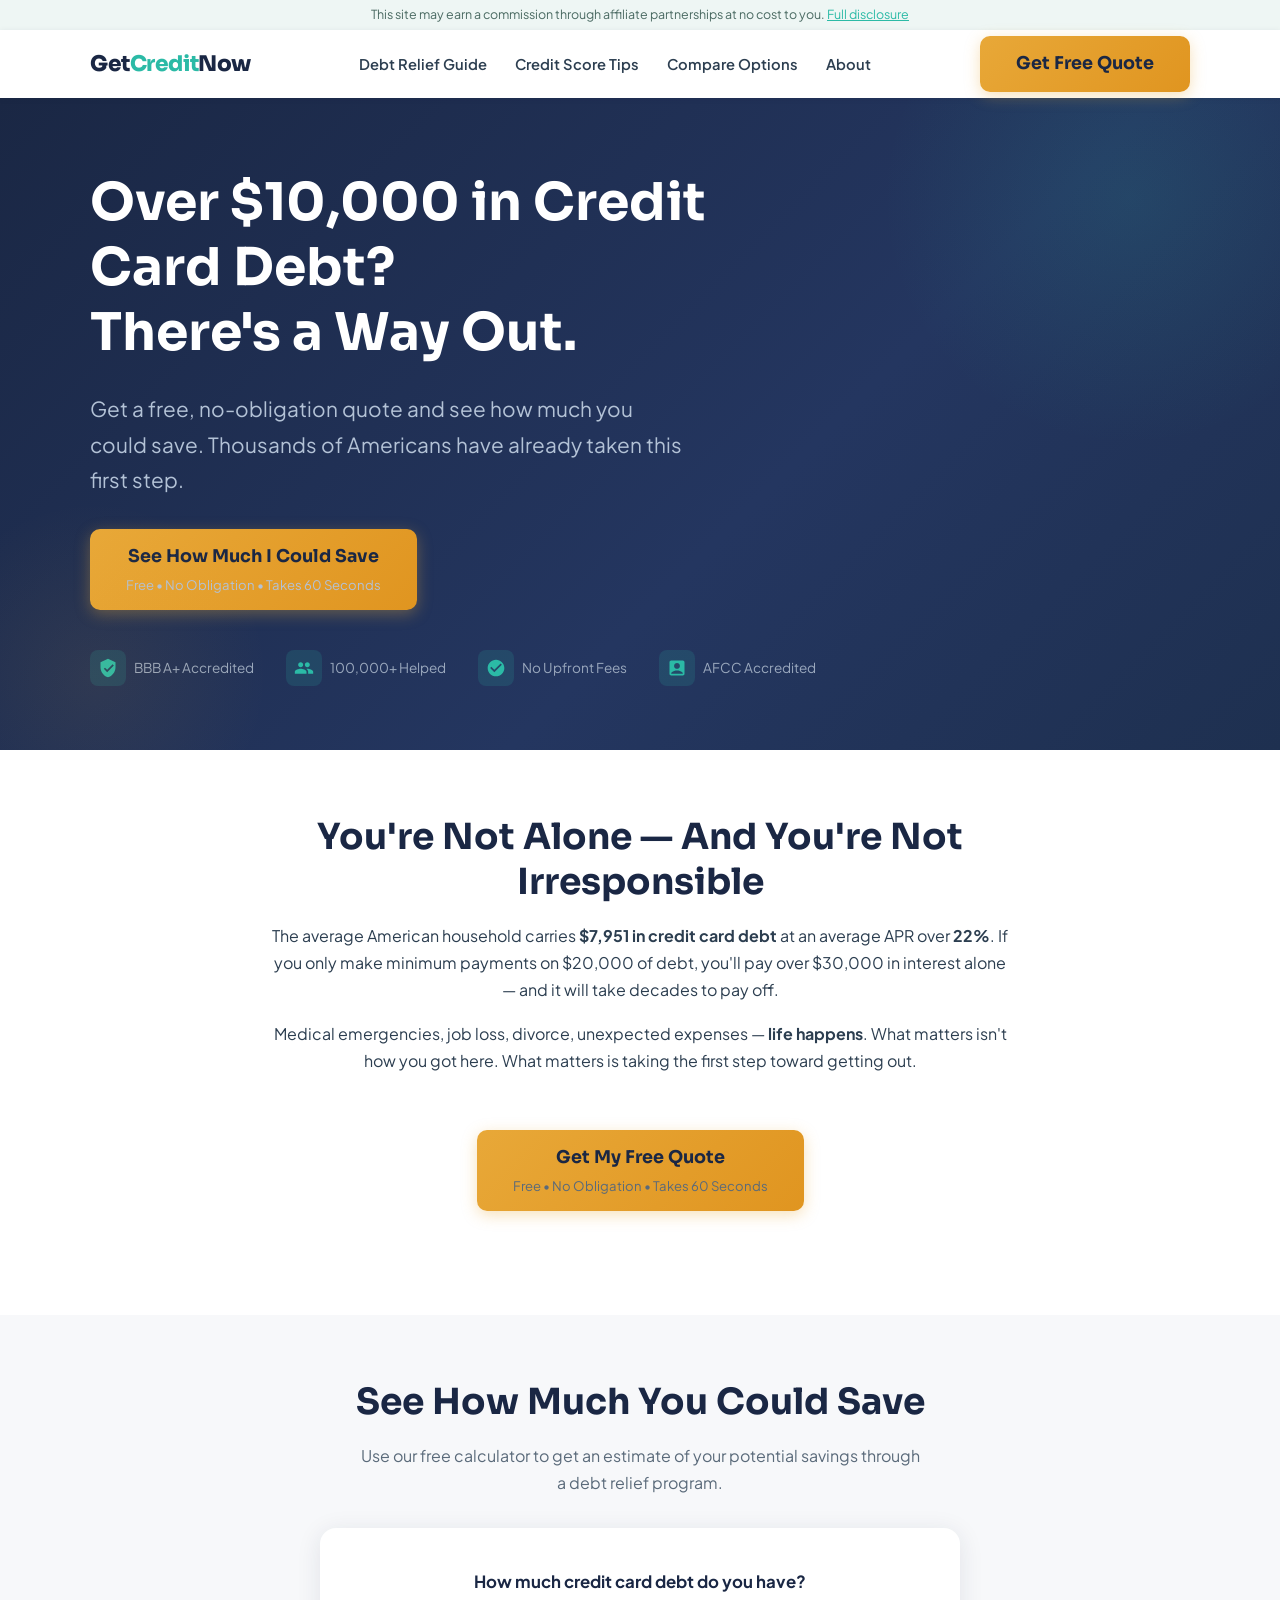
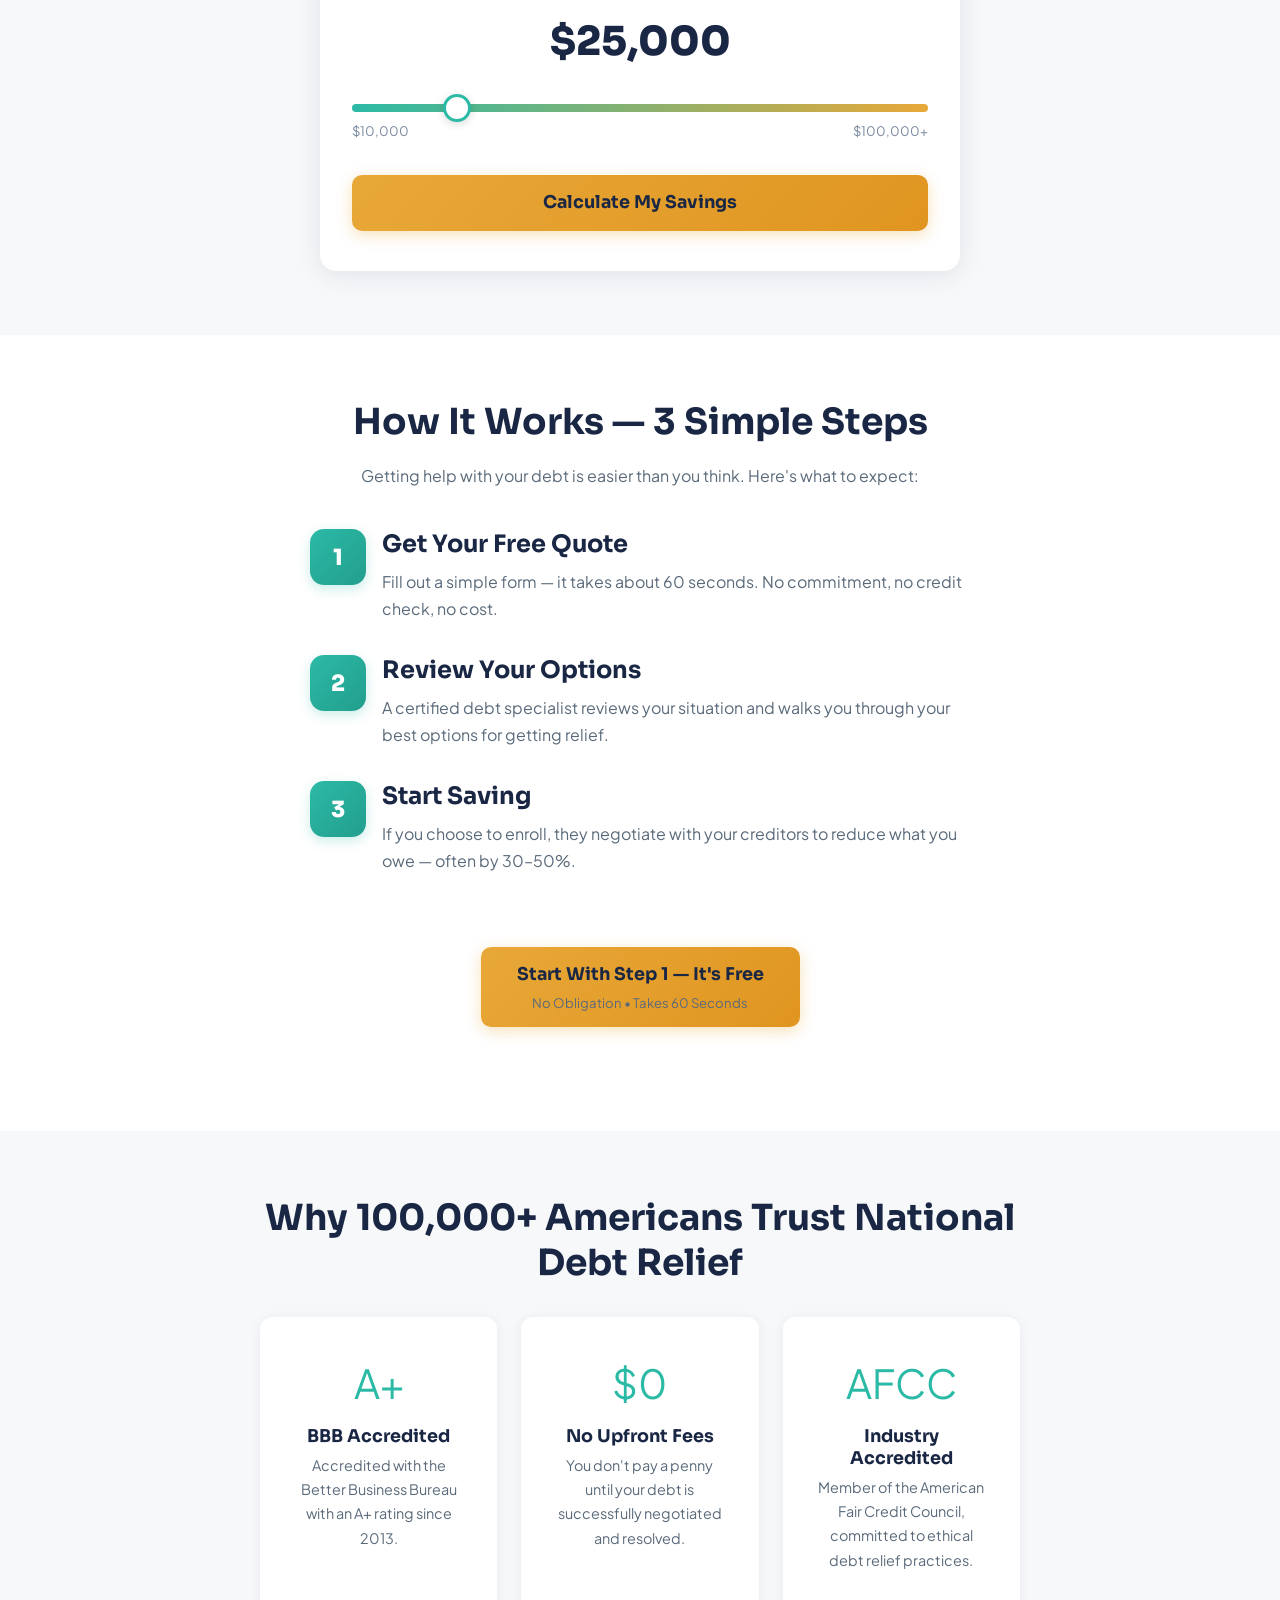
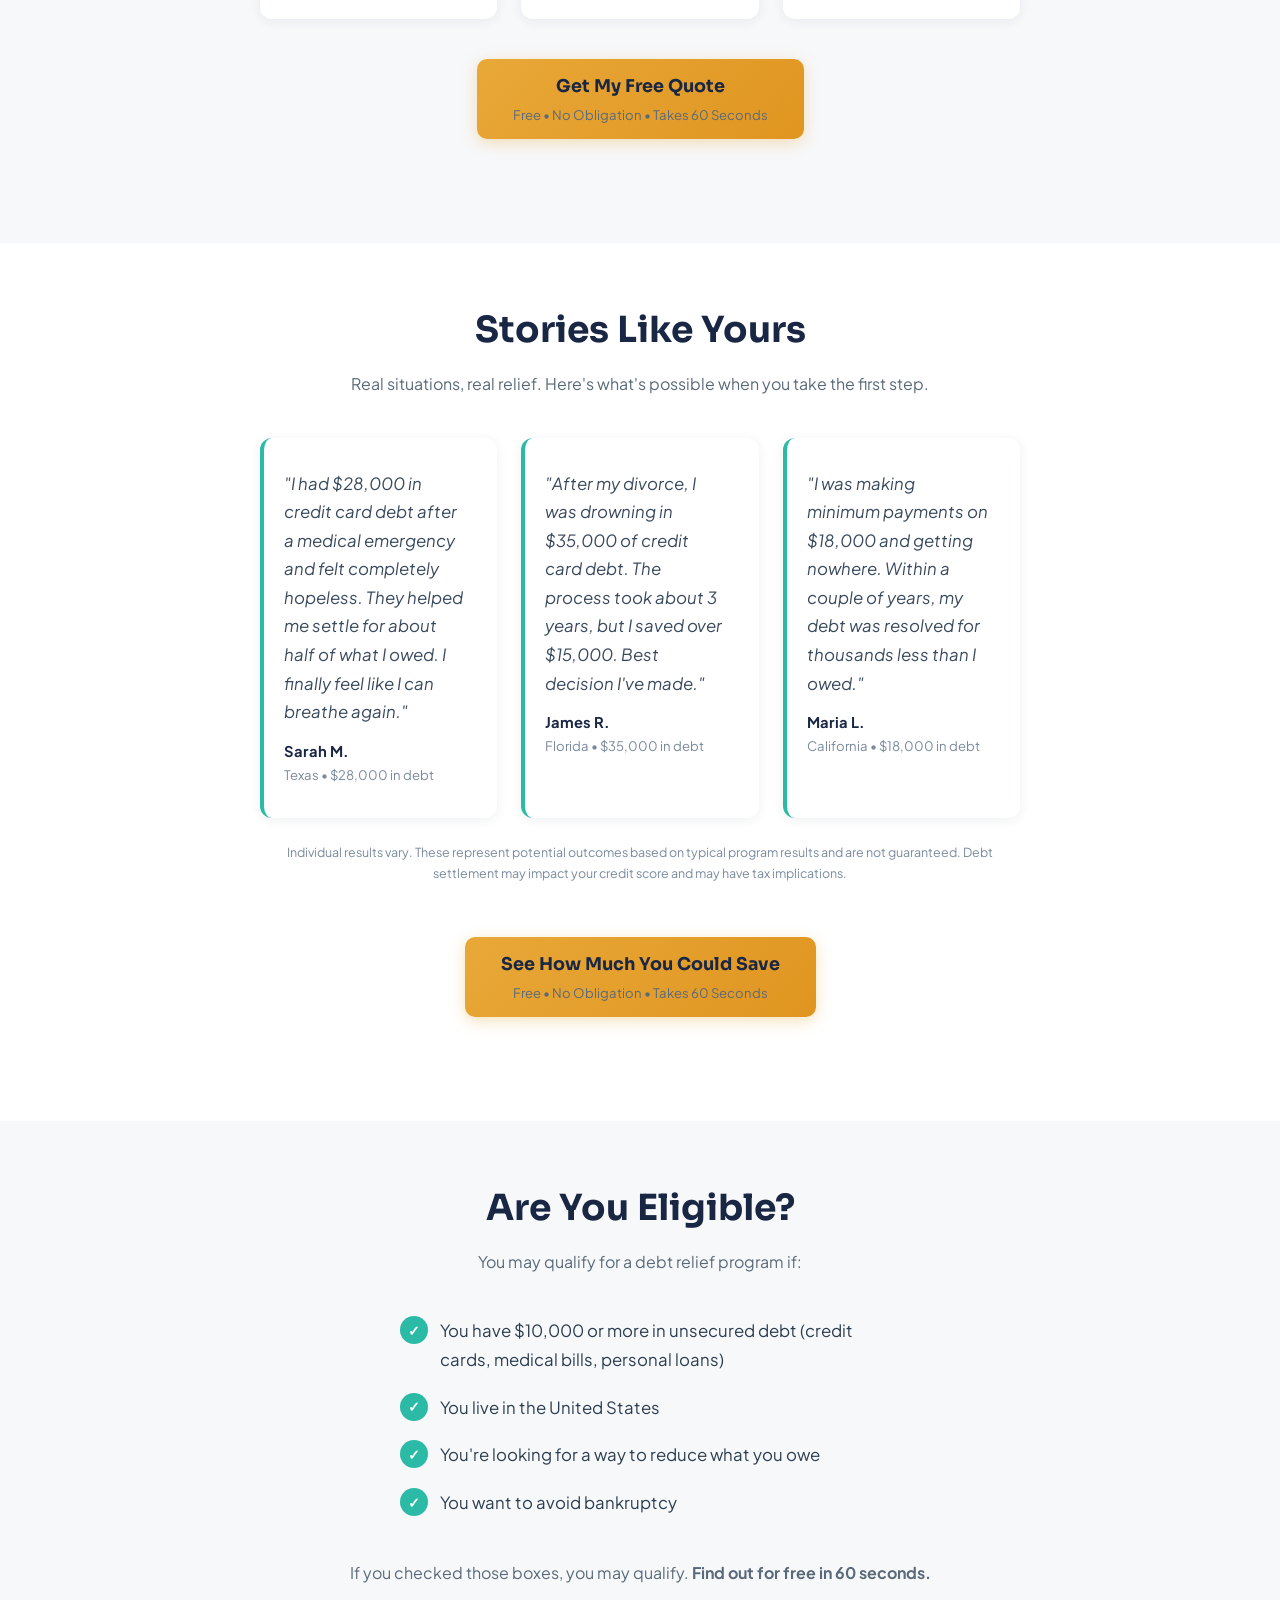
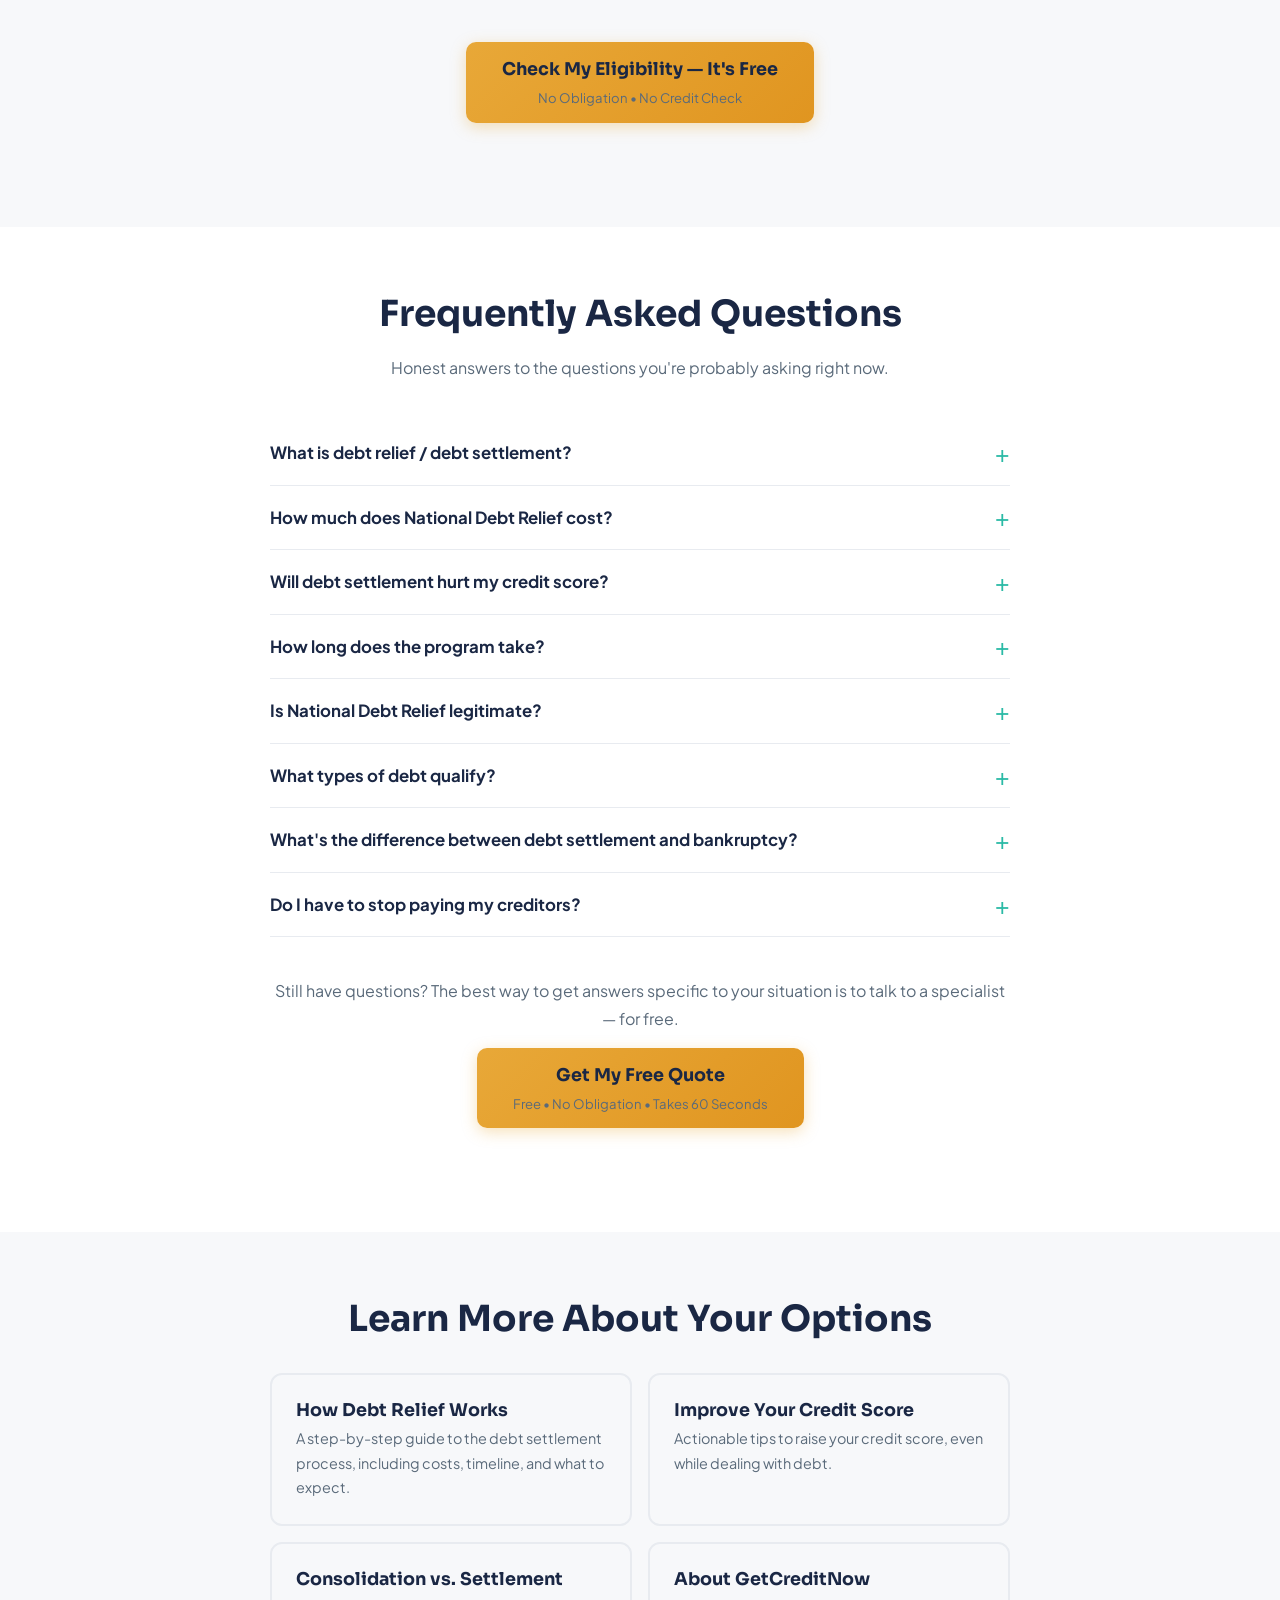
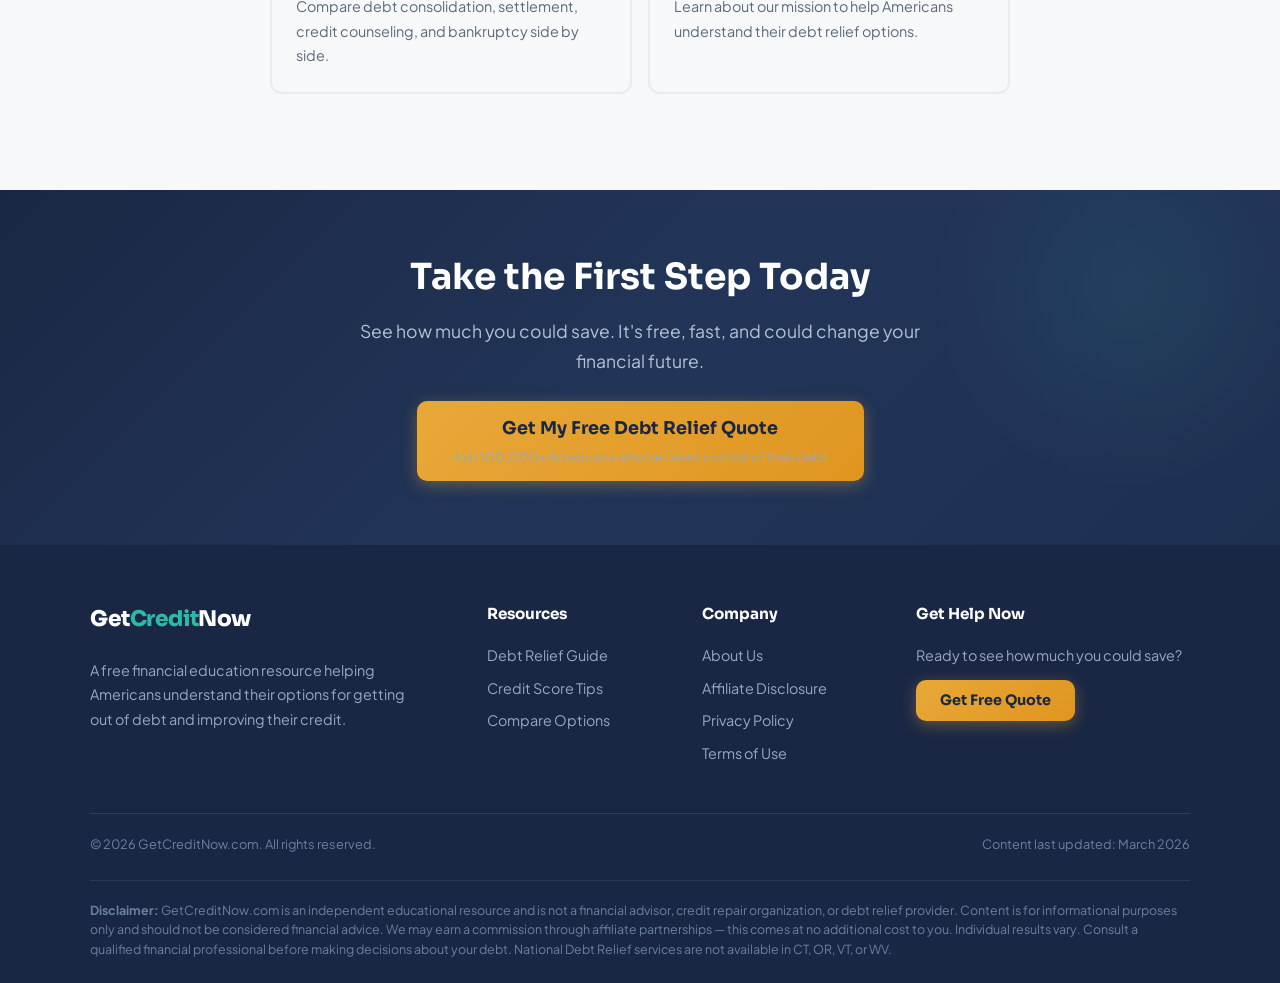
<file: index.html>
<!DOCTYPE html>
<html lang="en">
<head>
  <meta charset="UTF-8">
  <meta name="viewport" content="width=device-width, initial-scale=1.0">
  <meta name="fo-verify" content="f8876df8-542c-4ca9-86c5-9d4fd00f60f4" />
  <title>Get Credit Now — Debt Relief &amp; Credit Help for Americans</title>
  <meta name="description" content="Struggling with $10,000+ in credit card debt? Get a free, no-obligation debt relief quote and see how much you could save. Trusted by 100,000+ Americans.">
  <link rel="canonical" href="https://getcreditnow.com/">
  <meta property="og:title" content="Get Credit Now — Debt Relief & Credit Help">
  <meta property="og:description" content="Get a free debt relief quote and see how much you could save on credit card debt. No obligation, takes 60 seconds.">
  <meta property="og:url" content="https://getcreditnow.com/">
  <meta property="og:type" content="website">
  <meta property="og:site_name" content="GetCreditNow">
  <meta name="twitter:card" content="summary">
  <link rel="preconnect" href="https://fonts.googleapis.com">
  <link rel="preconnect" href="https://fonts.gstatic.com" crossorigin>
  <link href="https://fonts.googleapis.com/css2?family=Plus+Jakarta+Sans:wght@400;600;700&family=Sora:wght@600;700;800&display=swap" rel="stylesheet">
  <link rel="stylesheet" href="styles.css">

  <!-- Schema: Organization -->
  <script type="application/ld+json">
  {
    "@context": "https://schema.org",
    "@type": "Organization",
    "name": "GetCreditNow",
    "url": "https://getcreditnow.com",
    "description": "A free financial education resource helping Americans understand their options for getting out of debt and improving their credit.",
    "sameAs": []
  }
  </script>

  <!-- Schema: WebSite -->
  <script type="application/ld+json">
  {
    "@context": "https://schema.org",
    "@type": "WebSite",
    "name": "GetCreditNow",
    "url": "https://getcreditnow.com"
  }
  </script>

  <!-- Schema: FAQPage -->
  <script type="application/ld+json">
  {
    "@context": "https://schema.org",
    "@type": "FAQPage",
    "mainEntity": [
      {
        "@type": "Question",
        "name": "What is debt relief / debt settlement?",
        "acceptedAnswer": {
          "@type": "Answer",
          "text": "Debt settlement (also called debt relief or debt negotiation) is a process where a company negotiates with your creditors to allow you to pay a lump sum that's less than the full amount you owe. Typically, enrolled debts are settled for 30–50% less than the original balance. It's an alternative to bankruptcy for people who can't keep up with minimum payments."
        }
      },
      {
        "@type": "Question",
        "name": "How much does National Debt Relief cost?",
        "acceptedAnswer": {
          "@type": "Answer",
          "text": "National Debt Relief charges a fee of 15–25% of your total enrolled debt, but only after they successfully negotiate a settlement. There are no upfront fees. You don't pay anything until a debt is resolved — this is required by FTC regulations for debt settlement companies."
        }
      },
      {
        "@type": "Question",
        "name": "Will debt settlement hurt my credit score?",
        "acceptedAnswer": {
          "@type": "Answer",
          "text": "Yes — debt settlement can negatively impact your credit score in the short term. Settled debts are reported as 'settled for less than owed' rather than 'paid in full.' However, if you're already behind on payments, your credit is already being affected. Many people find that after completing a settlement program, they're in a much better position to rebuild their credit."
        }
      },
      {
        "@type": "Question",
        "name": "How long does the program take?",
        "acceptedAnswer": {
          "@type": "Answer",
          "text": "Most debt settlement programs take 24–48 months, depending on the amount of debt enrolled and your financial situation. National Debt Relief works to negotiate settlements as quickly as possible, and some individual debts may be resolved much sooner."
        }
      },
      {
        "@type": "Question",
        "name": "Is National Debt Relief legitimate?",
        "acceptedAnswer": {
          "@type": "Answer",
          "text": "Yes. National Debt Relief is accredited by the Better Business Bureau with an A+ rating, is a member of the American Fair Credit Council (AFCC), and has helped over 100,000 consumers resolve their debt. They've been in business since 2009."
        }
      },
      {
        "@type": "Question",
        "name": "What types of debt qualify?",
        "acceptedAnswer": {
          "@type": "Answer",
          "text": "Debt settlement works with unsecured debt — credit cards, medical bills, personal loans, private student loans, and certain other unsecured debts. It does not work with secured debts like mortgages or auto loans, federal student loans, or tax debt. You generally need at least $10,000 in qualifying debt to enroll."
        }
      },
      {
        "@type": "Question",
        "name": "What's the difference between debt settlement and bankruptcy?",
        "acceptedAnswer": {
          "@type": "Answer",
          "text": "Bankruptcy is a legal process that can discharge most debts but stays on your credit report for 7–10 years and involves court proceedings. Debt settlement is a negotiation process that typically resolves in 2–4 years and doesn't require court involvement. Settlement usually has a less severe long-term credit impact than bankruptcy."
        }
      },
      {
        "@type": "Question",
        "name": "Do I have to stop paying my creditors?",
        "acceptedAnswer": {
          "@type": "Answer",
          "text": "In most debt settlement programs, you'll redirect the money you'd normally send to creditors into a dedicated savings account instead. This account is used to fund settlement offers. While this strategy is what gives settlement companies leverage to negotiate lower amounts, it does mean your accounts may go delinquent during the process."
        }
      }
    ]
  }
  </script>
  <script async defer src='https://app.visitortracking.com/assets/js/tracer.js'></script>
  <script>
  function init_tracer() {
     var tracer = new Tracer({
     websiteId : "0541ea32-abd9-43bc-aecb-bed1b82d1efe",
     async : true,
     debug : false });
   }
  </script>
</head>
<body>

  <!-- Affiliate Disclosure -->
  <div class="disclosure-bar">
    This site may earn a commission through affiliate partnerships at no cost to you.
    <a href="disclaimer.html">Full disclosure</a>
  </div>

  <!-- Header -->
  <header class="site-header">
    <nav class="container nav" aria-label="Main navigation">
      <a href="index.html" class="nav__logo">Get<span>Credit</span>Now</a>
      <div class="nav__links">
        <a href="debt-relief-guide.html">Debt Relief Guide</a>
        <a href="improve-credit-score.html">Credit Score Tips</a>
        <a href="debt-consolidation-vs-settlement.html">Compare Options</a>
        <a href="about.html">About</a>
      </div>
      <a href="https://www.nationaldebtrelief.com/?utm_source=getcreditnow&utm_medium=affiliate&aid=YOURAID" class="btn btn--primary nav__cta" rel="nofollow noopener sponsored" target="_blank">Get Free Quote</a>
      <button class="nav__toggle" aria-label="Toggle menu" aria-expanded="false">
        <span></span><span></span><span></span>
      </button>
    </nav>
    <div class="nav__mobile" aria-label="Mobile navigation">
      <a href="debt-relief-guide.html">Debt Relief Guide</a>
      <a href="improve-credit-score.html">Credit Score Tips</a>
      <a href="debt-consolidation-vs-settlement.html">Compare Options</a>
      <a href="about.html">About</a>
      <a href="https://www.nationaldebtrelief.com/?utm_source=getcreditnow&utm_medium=affiliate&aid=YOURAID" class="btn btn--primary" rel="nofollow noopener sponsored" target="_blank">Get Free Quote</a>
    </div>
  </header>

  <main>

    <!-- ========== HERO ========== -->
    <section class="hero">
      <div class="container">
        <h1>Over $10,000 in Credit Card Debt?<br>There's a Way Out.</h1>
        <p class="hero__sub">Get a free, no-obligation quote and see how much you could save. Thousands of Americans have already taken this first step.</p>
        <a href="https://www.nationaldebtrelief.com/?utm_source=getcreditnow&utm_medium=affiliate&aid=YOURAID" class="btn btn--primary" rel="nofollow noopener sponsored" target="_blank">
          See How Much I Could Save
          <span class="btn-sub">Free &bull; No Obligation &bull; Takes 60 Seconds</span>
        </a>
        <div class="trust-row">
          <div class="trust-badge">
            <div class="trust-badge__icon"><svg viewBox="0 0 24 24"><path d="M12 1L3 5v6c0 5.55 3.84 10.74 9 12 5.16-1.26 9-6.45 9-12V5l-9-4zm-1 16l-4-4 1.41-1.41L11 14.17l6.59-6.59L19 9l-8 8z"/></svg></div>
            <span>BBB A+ Accredited</span>
          </div>
          <div class="trust-badge">
            <div class="trust-badge__icon"><svg viewBox="0 0 24 24"><path d="M16 11c1.66 0 2.99-1.34 2.99-3S17.66 5 16 5s-3 1.34-3 3 1.34 3 3 3zm-8 0c1.66 0 2.99-1.34 2.99-3S9.66 5 8 5 5 6.34 5 8s1.34 3 3 3zm0 2c-2.33 0-7 1.17-7 3.5V19h14v-2.5c0-2.33-4.67-3.5-7-3.5zm8 0c-.29 0-.62.02-.97.05 1.16.84 1.97 1.97 1.97 3.45V19h6v-2.5c0-2.33-4.67-3.5-7-3.5z"/></svg></div>
            <span>100,000+ Helped</span>
          </div>
          <div class="trust-badge">
            <div class="trust-badge__icon"><svg viewBox="0 0 24 24"><path d="M12 2C6.48 2 2 6.48 2 12s4.48 10 10 10 10-4.48 10-10S17.52 2 12 2zm-2 15l-5-5 1.41-1.41L10 14.17l7.59-7.59L19 8l-9 9z"/></svg></div>
            <span>No Upfront Fees</span>
          </div>
          <div class="trust-badge">
            <div class="trust-badge__icon"><svg viewBox="0 0 24 24"><path d="M19 3H5c-1.1 0-2 .9-2 2v14c0 1.1.9 2 2 2h14c1.1 0 2-.9 2-2V5c0-1.1-.9-2-2-2zm-7 3c1.93 0 3.5 1.57 3.5 3.5S13.93 13 12 13s-3.5-1.57-3.5-3.5S10.07 6 12 6zm7 13H5v-.23c0-.62.28-1.2.76-1.58C7.47 15.82 9.64 15 12 15s4.53.82 6.24 2.19c.48.38.76.97.76 1.58V19z"/></svg></div>
            <span>AFCC Accredited</span>
          </div>
        </div>
      </div>
    </section>

    <!-- ========== EMPATHY / PROBLEM ========== -->
    <section class="section section--alt">
      <div class="container" style="max-width:780px;">
        <h2 class="text-center">You're Not Alone — And You're Not Irresponsible</h2>
        <p class="text-center">The average American household carries <strong>$7,951 in credit card debt</strong> at an average APR over <strong>22%</strong>. If you only make minimum payments on $20,000 of debt, you'll pay over $30,000 in interest alone — and it will take decades to pay off.</p>
        <p class="text-center">Medical emergencies, job loss, divorce, unexpected expenses — <strong>life happens</strong>. What matters isn't how you got here. What matters is taking the first step toward getting out.</p>
        <div class="cta-block">
          <a href="https://www.nationaldebtrelief.com/?utm_source=getcreditnow&utm_medium=affiliate&aid=YOURAID" class="btn btn--primary" rel="nofollow noopener sponsored" target="_blank">
            Get My Free Quote
            <span class="btn-sub">Free &bull; No Obligation &bull; Takes 60 Seconds</span>
          </a>
        </div>
      </div>
    </section>

    <!-- ========== DEBT CALCULATOR ========== -->
    <section class="section" id="calculator">
      <div class="container text-center">
        <h2>See How Much You Could Save</h2>
        <p style="max-width:560px;margin:0 auto 2rem;color:#5a6a7a;">Use our free calculator to get an estimate of your potential savings through a debt relief program.</p>

        <div class="calculator" role="form" aria-label="Debt savings calculator">
          <label class="calculator__label" for="debt-slider">How much credit card debt do you have?</label>
          <div class="calculator__amount" id="debt-display" aria-live="polite">$25,000</div>
          <input type="range" id="debt-slider" class="calculator__slider" min="10000" max="100000" step="1000" value="25000" aria-label="Debt amount">
          <div class="calculator__range-labels">
            <span>$10,000</span>
            <span>$100,000+</span>
          </div>

          <button class="btn btn--primary" style="width:100%;" id="calc-btn" type="button">Calculate My Savings</button>

          <div class="calculator__results" id="calc-results" aria-live="polite">
            <div class="result-cards">
              <div class="result-card">
                <div class="result-card__label">Estimated Savings</div>
                <div class="result-card__value result-card__value--green" id="result-savings">$10,000</div>
              </div>
              <div class="result-card">
                <div class="result-card__label">Est. Monthly Payment</div>
                <div class="result-card__value result-card__value--navy" id="result-monthly">$350</div>
              </div>
            </div>
            <a href="https://www.nationaldebtrelief.com/?utm_source=getcreditnow&utm_medium=affiliate&aid=YOURAID" class="btn btn--primary" style="width:100%;" rel="nofollow noopener sponsored" target="_blank">
              Get My Personalized Free Quote
              <span class="btn-sub">See your exact savings — Free &bull; 60 Seconds</span>
            </a>
            <p class="calculator__disclaimer">Estimates are for illustration only. Actual savings depend on your specific situation, enrolled debt amount, and creditor negotiations. Get a free personalized quote for exact numbers.</p>
          </div>
        </div>
      </div>
    </section>

    <!-- ========== HOW IT WORKS ========== -->
    <section class="section section--alt">
      <div class="container" style="max-width:700px;">
        <h2 class="text-center">How It Works — 3 Simple Steps</h2>
        <p class="text-center" style="color:#5a6a7a;margin-bottom:2.5rem;">Getting help with your debt is easier than you think. Here's what to expect:</p>
        <div class="steps">
          <div class="step-card">
            <h3>Get Your Free Quote</h3>
            <p>Fill out a simple form — it takes about 60 seconds. No commitment, no credit check, no cost.</p>
          </div>
          <div class="step-card">
            <h3>Review Your Options</h3>
            <p>A certified debt specialist reviews your situation and walks you through your best options for getting relief.</p>
          </div>
          <div class="step-card">
            <h3>Start Saving</h3>
            <p>If you choose to enroll, they negotiate with your creditors to reduce what you owe — often by 30–50%.</p>
          </div>
        </div>
        <div class="cta-block">
          <a href="https://www.nationaldebtrelief.com/?utm_source=getcreditnow&utm_medium=affiliate&aid=YOURAID" class="btn btn--primary" rel="nofollow noopener sponsored" target="_blank">
            Start With Step 1 — It's Free
            <span class="btn-sub">No Obligation &bull; Takes 60 Seconds</span>
          </a>
        </div>
      </div>
    </section>

    <!-- ========== TRUST & CREDENTIALS ========== -->
    <section class="section">
      <div class="container text-center" style="max-width:800px;">
        <h2>Why 100,000+ Americans Trust National Debt Relief</h2>
        <div class="grid-3" style="margin-top:2rem;">
          <div class="card text-center">
            <div style="font-size:2.5rem;margin-bottom:.5rem;color:#2bbaa6;">A+</div>
            <h4>BBB Accredited</h4>
            <p style="font-size:.9rem;color:#5a6a7a;">Accredited with the Better Business Bureau with an A+ rating since 2013.</p>
          </div>
          <div class="card text-center">
            <div style="font-size:2.5rem;margin-bottom:.5rem;color:#2bbaa6;">$0</div>
            <h4>No Upfront Fees</h4>
            <p style="font-size:.9rem;color:#5a6a7a;">You don't pay a penny until your debt is successfully negotiated and resolved.</p>
          </div>
          <div class="card text-center">
            <div style="font-size:2.5rem;margin-bottom:.5rem;color:#2bbaa6;">AFCC</div>
            <h4>Industry Accredited</h4>
            <p style="font-size:.9rem;color:#5a6a7a;">Member of the American Fair Credit Council, committed to ethical debt relief practices.</p>
          </div>
        </div>
        <div class="cta-block">
          <a href="https://www.nationaldebtrelief.com/?utm_source=getcreditnow&utm_medium=affiliate&aid=YOURAID" class="btn btn--primary" rel="nofollow noopener sponsored" target="_blank">
            Get My Free Quote
            <span class="btn-sub">Free &bull; No Obligation &bull; Takes 60 Seconds</span>
          </a>
        </div>
      </div>
    </section>

    <!-- ========== TESTIMONIALS ========== -->
    <section class="section section--alt">
      <div class="container" style="max-width:800px;">
        <h2 class="text-center">Stories Like Yours</h2>
        <p class="text-center" style="color:#5a6a7a;margin-bottom:2.5rem;">Real situations, real relief. Here's what's possible when you take the first step.</p>
        <div class="grid-3">
          <div class="card testimonial">
            <p class="testimonial__quote">"I had $28,000 in credit card debt after a medical emergency and felt completely hopeless. They helped me settle for about half of what I owed. I finally feel like I can breathe again."</p>
            <div class="testimonial__author">Sarah M.</div>
            <div class="testimonial__detail">Texas &bull; $28,000 in debt</div>
          </div>
          <div class="card testimonial">
            <p class="testimonial__quote">"After my divorce, I was drowning in $35,000 of credit card debt. The process took about 3 years, but I saved over $15,000. Best decision I've made."</p>
            <div class="testimonial__author">James R.</div>
            <div class="testimonial__detail">Florida &bull; $35,000 in debt</div>
          </div>
          <div class="card testimonial">
            <p class="testimonial__quote">"I was making minimum payments on $18,000 and getting nowhere. Within a couple of years, my debt was resolved for thousands less than I owed."</p>
            <div class="testimonial__author">Maria L.</div>
            <div class="testimonial__detail">California &bull; $18,000 in debt</div>
          </div>
        </div>
        <p style="font-size:.78rem;color:#7a8a9e;text-align:center;margin-top:1.5rem;">Individual results vary. These represent potential outcomes based on typical program results and are not guaranteed. Debt settlement may impact your credit score and may have tax implications.</p>
        <div class="cta-block">
          <a href="https://www.nationaldebtrelief.com/?utm_source=getcreditnow&utm_medium=affiliate&aid=YOURAID" class="btn btn--primary" rel="nofollow noopener sponsored" target="_blank">
            See How Much You Could Save
            <span class="btn-sub">Free &bull; No Obligation &bull; Takes 60 Seconds</span>
          </a>
        </div>
      </div>
    </section>

    <!-- ========== ELIGIBILITY CHECKLIST ========== -->
    <section class="section">
      <div class="container text-center" style="max-width:650px;">
        <h2>Are You Eligible?</h2>
        <p style="color:#5a6a7a;margin-bottom:2rem;">You may qualify for a debt relief program if:</p>
        <ul class="checklist" style="text-align:left;max-width:480px;margin:0 auto 2rem;">
          <li>You have $10,000 or more in unsecured debt (credit cards, medical bills, personal loans)</li>
          <li>You live in the United States</li>
          <li>You're looking for a way to reduce what you owe</li>
          <li>You want to avoid bankruptcy</li>
        </ul>
        <p style="color:#5a6a7a;">If you checked those boxes, you may qualify. <strong>Find out for free in 60 seconds.</strong></p>
        <div class="cta-block">
          <a href="https://www.nationaldebtrelief.com/?utm_source=getcreditnow&utm_medium=affiliate&aid=YOURAID" class="btn btn--primary" rel="nofollow noopener sponsored" target="_blank">
            Check My Eligibility — It's Free
            <span class="btn-sub">No Obligation &bull; No Credit Check</span>
          </a>
        </div>
      </div>
    </section>

    <!-- ========== FAQ ========== -->
    <section class="section section--alt" id="faq">
      <div class="container" style="max-width:780px;">
        <h2 class="text-center">Frequently Asked Questions</h2>
        <p class="text-center" style="color:#5a6a7a;margin-bottom:2.5rem;">Honest answers to the questions you're probably asking right now.</p>

        <div class="faq-item">
          <button class="faq-question" aria-expanded="false" aria-controls="faq-1">What is debt relief / debt settlement?</button>
          <div class="faq-answer" id="faq-1"><p>Debt settlement (also called debt relief or debt negotiation) is a process where a company negotiates with your creditors to allow you to pay a lump sum that's less than the full amount you owe. Typically, enrolled debts are settled for 30–50% less than the original balance. It's an alternative to bankruptcy for people who can't keep up with minimum payments.</p></div>
        </div>
        <div class="faq-item">
          <button class="faq-question" aria-expanded="false" aria-controls="faq-2">How much does National Debt Relief cost?</button>
          <div class="faq-answer" id="faq-2"><p>National Debt Relief charges a fee of 15–25% of your total enrolled debt, but only <strong>after</strong> they successfully negotiate a settlement. There are no upfront fees. You don't pay anything until a debt is resolved — this is required by FTC regulations for debt settlement companies.</p></div>
        </div>
        <div class="faq-item">
          <button class="faq-question" aria-expanded="false" aria-controls="faq-3">Will debt settlement hurt my credit score?</button>
          <div class="faq-answer" id="faq-3"><p>Honestly, yes — debt settlement can negatively impact your credit score in the short term. Settled debts are reported as "settled for less than owed" rather than "paid in full." However, if you're already behind on payments, your credit is already being affected. Many people find that after completing a settlement program, they're in a much better position to rebuild their credit. The alternative — years of minimum payments or bankruptcy — often has a worse long-term credit impact.</p></div>
        </div>
        <div class="faq-item">
          <button class="faq-question" aria-expanded="false" aria-controls="faq-4">How long does the program take?</button>
          <div class="faq-answer" id="faq-4"><p>Most debt settlement programs take 24–48 months, depending on the amount of debt enrolled and your financial situation. National Debt Relief works to negotiate settlements as quickly as possible, and some individual debts may be resolved much sooner.</p></div>
        </div>
        <div class="faq-item">
          <button class="faq-question" aria-expanded="false" aria-controls="faq-5">Is National Debt Relief legitimate?</button>
          <div class="faq-answer" id="faq-5"><p>Yes. National Debt Relief is accredited by the Better Business Bureau with an A+ rating, is a member of the American Fair Credit Council (AFCC), and has helped over 100,000 consumers resolve their debt. They've been in business since 2009. You can verify their BBB accreditation at <a href="https://www.bbb.org" target="_blank" rel="noopener">bbb.org</a>.</p></div>
        </div>
        <div class="faq-item">
          <button class="faq-question" aria-expanded="false" aria-controls="faq-6">What types of debt qualify?</button>
          <div class="faq-answer" id="faq-6"><p>Debt settlement works with <strong>unsecured debt</strong> — credit cards, medical bills, personal loans, private student loans, and certain other unsecured debts. It does <strong>not</strong> work with secured debts like mortgages or auto loans, federal student loans, or tax debt. You generally need at least $10,000 in qualifying debt to enroll.</p></div>
        </div>
        <div class="faq-item">
          <button class="faq-question" aria-expanded="false" aria-controls="faq-7">What's the difference between debt settlement and bankruptcy?</button>
          <div class="faq-answer" id="faq-7"><p>Bankruptcy is a legal process that can discharge most debts but stays on your credit report for 7–10 years and involves court proceedings. Debt settlement is a negotiation process that typically resolves in 2–4 years and doesn't require court involvement. Settlement usually has a less severe long-term credit impact than bankruptcy. However, bankruptcy may be the better option for some situations — consult a financial professional to understand your specific case. <a href="debt-consolidation-vs-settlement.html">Compare all your options here</a>.</p></div>
        </div>
        <div class="faq-item">
          <button class="faq-question" aria-expanded="false" aria-controls="faq-8">Do I have to stop paying my creditors?</button>
          <div class="faq-answer" id="faq-8"><p>In most debt settlement programs, you'll redirect the money you'd normally send to creditors into a dedicated savings account instead. This account is used to fund settlement offers. While this strategy is what gives settlement companies leverage to negotiate lower amounts, it does mean your accounts may go delinquent during the process, which can affect your credit score and may result in collection calls. Your debt specialist will walk you through exactly what to expect.</p></div>
        </div>

        <div class="cta-block">
          <p style="color:#5a6a7a;margin-bottom:1rem;">Still have questions? The best way to get answers specific to your situation is to talk to a specialist — for free.</p>
          <a href="https://www.nationaldebtrelief.com/?utm_source=getcreditnow&utm_medium=affiliate&aid=YOURAID" class="btn btn--primary" rel="nofollow noopener sponsored" target="_blank">
            Get My Free Quote
            <span class="btn-sub">Free &bull; No Obligation &bull; Takes 60 Seconds</span>
          </a>
        </div>
      </div>
    </section>

    <!-- ========== LEARN MORE ========== -->
    <section class="section">
      <div class="container" style="max-width:780px;">
        <h2 class="text-center">Learn More About Your Options</h2>
        <div class="link-cards">
          <a href="debt-relief-guide.html" class="link-card">
            <h4>How Debt Relief Works</h4>
            <p>A step-by-step guide to the debt settlement process, including costs, timeline, and what to expect.</p>
          </a>
          <a href="improve-credit-score.html" class="link-card">
            <h4>Improve Your Credit Score</h4>
            <p>Actionable tips to raise your credit score, even while dealing with debt.</p>
          </a>
          <a href="debt-consolidation-vs-settlement.html" class="link-card">
            <h4>Consolidation vs. Settlement</h4>
            <p>Compare debt consolidation, settlement, credit counseling, and bankruptcy side by side.</p>
          </a>
          <a href="about.html" class="link-card">
            <h4>About GetCreditNow</h4>
            <p>Learn about our mission to help Americans understand their debt relief options.</p>
          </a>
        </div>
      </div>
    </section>

    <!-- ========== FINAL CTA BANNER ========== -->
    <section class="cta-banner">
      <div class="container">
        <h2>Take the First Step Today</h2>
        <p>See how much you could save. It's free, fast, and could change your financial future.</p>
        <a href="https://www.nationaldebtrelief.com/?utm_source=getcreditnow&utm_medium=affiliate&aid=YOURAID" class="btn btn--primary" rel="nofollow noopener sponsored" target="_blank">
          Get My Free Debt Relief Quote
          <span class="btn-sub">Join 100,000+ Americans who've taken control of their debt</span>
        </a>
      </div>
    </section>

  </main>

  <!-- Footer -->
  <footer class="site-footer">
    <div class="container">
      <div class="footer__grid">
        <div class="footer__brand">
          <a href="index.html" class="nav__logo">Get<span>Credit</span>Now</a>
          <p style="margin-top:.5rem;">A free financial education resource helping Americans understand their options for getting out of debt and improving their credit.</p>
        </div>
        <div>
          <div class="footer__heading">Resources</div>
          <ul>
            <li><a href="debt-relief-guide.html">Debt Relief Guide</a></li>
            <li><a href="improve-credit-score.html">Credit Score Tips</a></li>
            <li><a href="debt-consolidation-vs-settlement.html">Compare Options</a></li>
          </ul>
        </div>
        <div>
          <div class="footer__heading">Company</div>
          <ul>
            <li><a href="about.html">About Us</a></li>
            <li><a href="disclaimer.html">Affiliate Disclosure</a></li>
            <li><a href="privacy.html">Privacy Policy</a></li>
            <li><a href="terms.html">Terms of Use</a></li>
          </ul>
        </div>
        <div>
          <div class="footer__heading">Get Help Now</div>
          <p style="margin-bottom:.75rem;">Ready to see how much you could save?</p>
          <a href="https://www.nationaldebtrelief.com/?utm_source=getcreditnow&utm_medium=affiliate&aid=YOURAID" class="btn btn--primary" style="font-size:.9rem;padding:.7rem 1.5rem;" rel="nofollow noopener sponsored" target="_blank">Get Free Quote</a>
        </div>
      </div>
      <div class="footer__bottom">
        <span>&copy; 2026 GetCreditNow.com. All rights reserved.</span>
        <span>Content last updated: March 2026</span>
      </div>
      <div class="footer__disclaimer">
        <strong>Disclaimer:</strong> GetCreditNow.com is an independent educational resource and is not a financial advisor, credit repair organization, or debt relief provider. Content is for informational purposes only and should not be considered financial advice. We may earn a commission through affiliate partnerships — this comes at no additional cost to you. Individual results vary. Consult a qualified financial professional before making decisions about your debt. National Debt Relief services are not available in CT, OR, VT, or WV.
      </div>
    </div>
  </footer>

  <!-- Sticky Mobile CTA -->
  <div class="mobile-cta" id="mobile-cta" aria-hidden="true">
    <a href="https://www.nationaldebtrelief.com/?utm_source=getcreditnow&utm_medium=affiliate&aid=YOURAID" class="btn btn--primary" rel="nofollow noopener sponsored" target="_blank">Get My Free Quote — 60 Seconds</a>
  </div>

  <!-- JavaScript -->
  <script>
    // Mobile nav toggle
    (function() {
      var toggle = document.querySelector('.nav__toggle');
      var mobileNav = document.querySelector('.nav__mobile');
      if (toggle && mobileNav) {
        toggle.addEventListener('click', function() {
          var open = toggle.classList.toggle('open');
          mobileNav.classList.toggle('open');
          toggle.setAttribute('aria-expanded', open);
        });
      }
    })();

    // Debt calculator
    (function() {
      var slider = document.getElementById('debt-slider');
      var display = document.getElementById('debt-display');
      var btn = document.getElementById('calc-btn');
      var results = document.getElementById('calc-results');
      var savingsEl = document.getElementById('result-savings');
      var monthlyEl = document.getElementById('result-monthly');

      function formatCurrency(n) {
        return '$' + n.toLocaleString('en-US');
      }

      if (slider && display) {
        slider.addEventListener('input', function() {
          display.textContent = formatCurrency(parseInt(this.value));
        });
      }

      if (btn) {
        btn.addEventListener('click', function() {
          var debt = parseInt(slider.value);
          // Savings estimate: 30-45% of debt (conservative but realistic)
          var savingsRate = 0.30 + (Math.min(debt, 80000) / 80000) * 0.15;
          var savings = Math.round(debt * savingsRate / 100) * 100;
          // Monthly payment: remaining balance over 36 months average
          var remaining = debt - savings;
          var monthly = Math.round(remaining / 36);

          savingsEl.textContent = formatCurrency(savings);
          monthlyEl.textContent = formatCurrency(monthly);
          results.classList.add('visible');
          results.scrollIntoView({ behavior: 'smooth', block: 'nearest' });
        });
      }
    })();

    // FAQ accordion
    (function() {
      var questions = document.querySelectorAll('.faq-question');
      questions.forEach(function(q) {
        q.addEventListener('click', function() {
          var expanded = this.getAttribute('aria-expanded') === 'true';
          // Close all
          questions.forEach(function(other) {
            other.setAttribute('aria-expanded', 'false');
            var a = document.getElementById(other.getAttribute('aria-controls'));
            if (a) a.classList.remove('open');
          });
          // Toggle current
          if (!expanded) {
            this.setAttribute('aria-expanded', 'true');
            var answer = document.getElementById(this.getAttribute('aria-controls'));
            if (answer) answer.classList.add('open');
          }
        });
      });
    })();

    // Sticky mobile CTA — show after scrolling past hero
    (function() {
      var mobileCta = document.getElementById('mobile-cta');
      var hero = document.querySelector('.hero');
      if (mobileCta && hero) {
        var shown = false;
        function checkScroll() {
          var heroBottom = hero.getBoundingClientRect().bottom;
          if (heroBottom < 0 && !shown) {
            mobileCta.classList.add('visible');
            mobileCta.setAttribute('aria-hidden', 'false');
            shown = true;
          } else if (heroBottom >= 0 && shown) {
            mobileCta.classList.remove('visible');
            mobileCta.setAttribute('aria-hidden', 'true');
            shown = false;
          }
        }
        window.addEventListener('scroll', checkScroll, { passive: true });
      }
    })();
  </script>

</body>
</html>
</file>
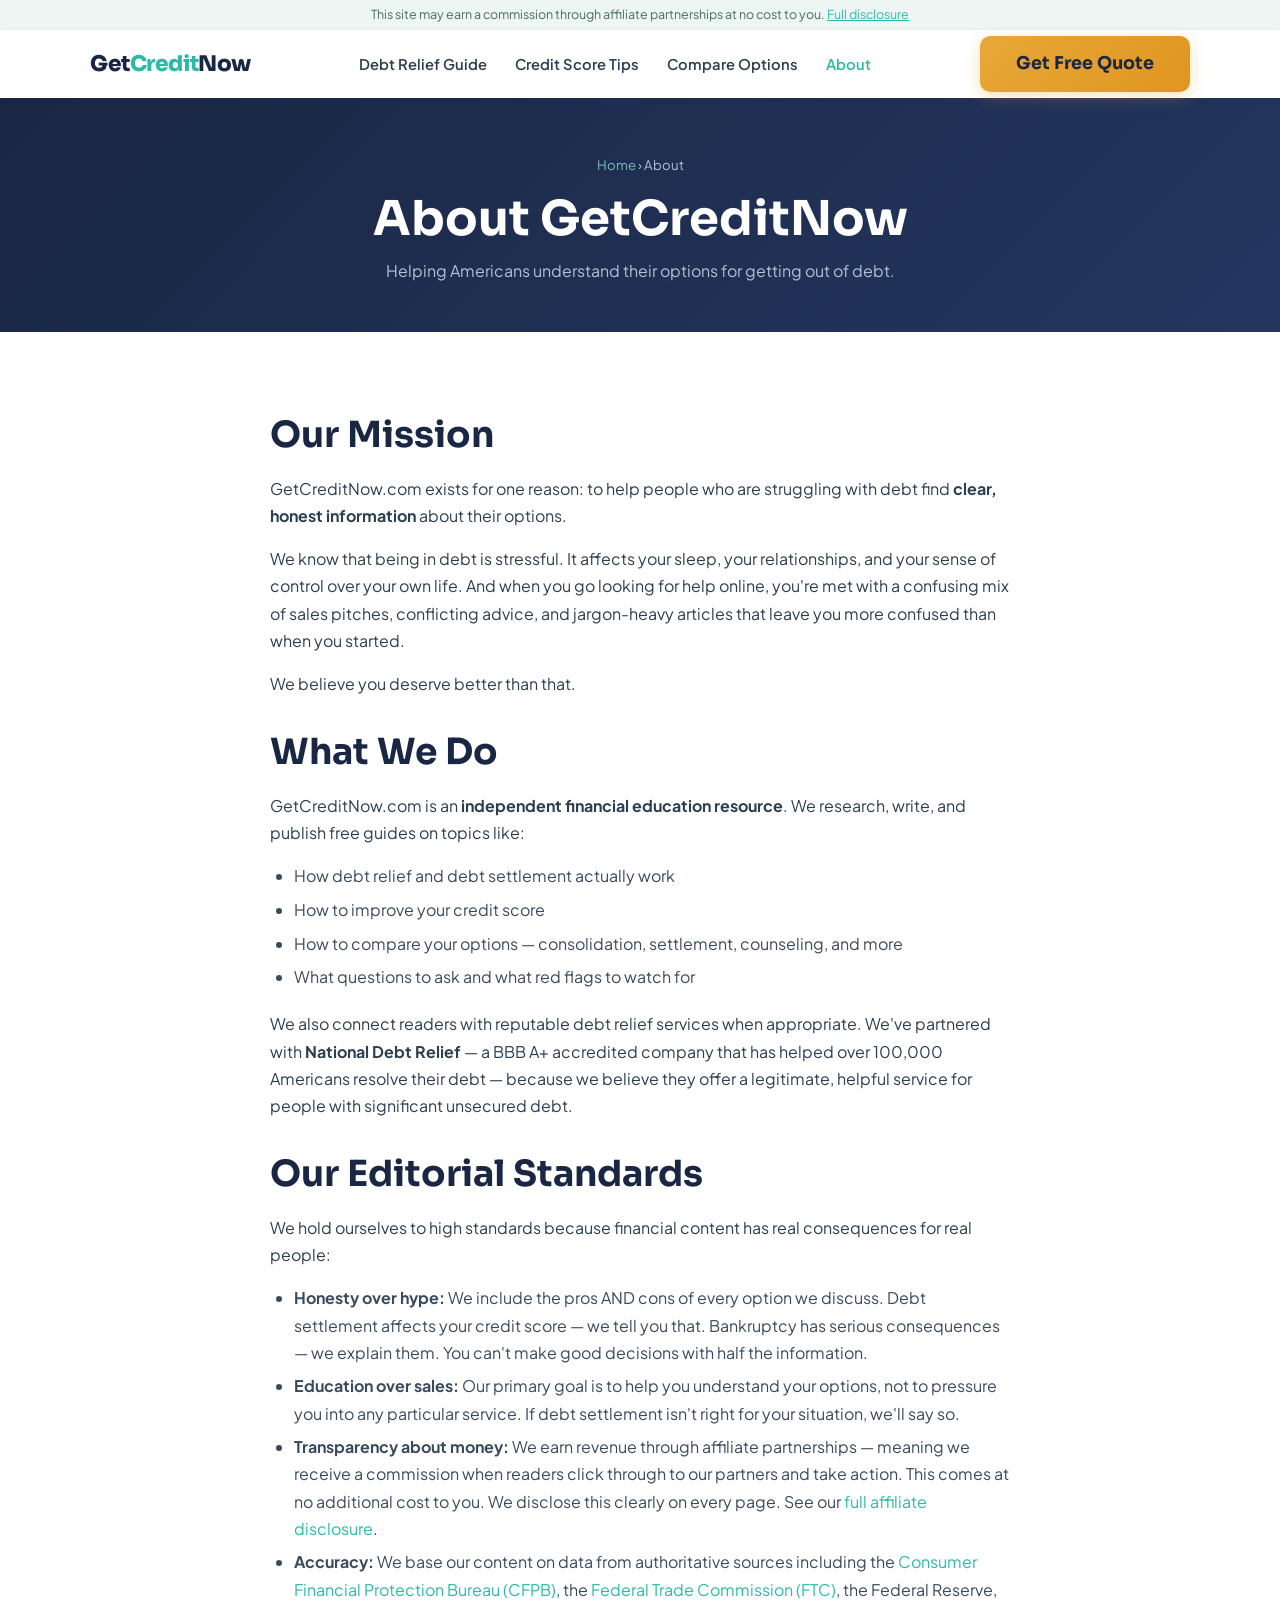
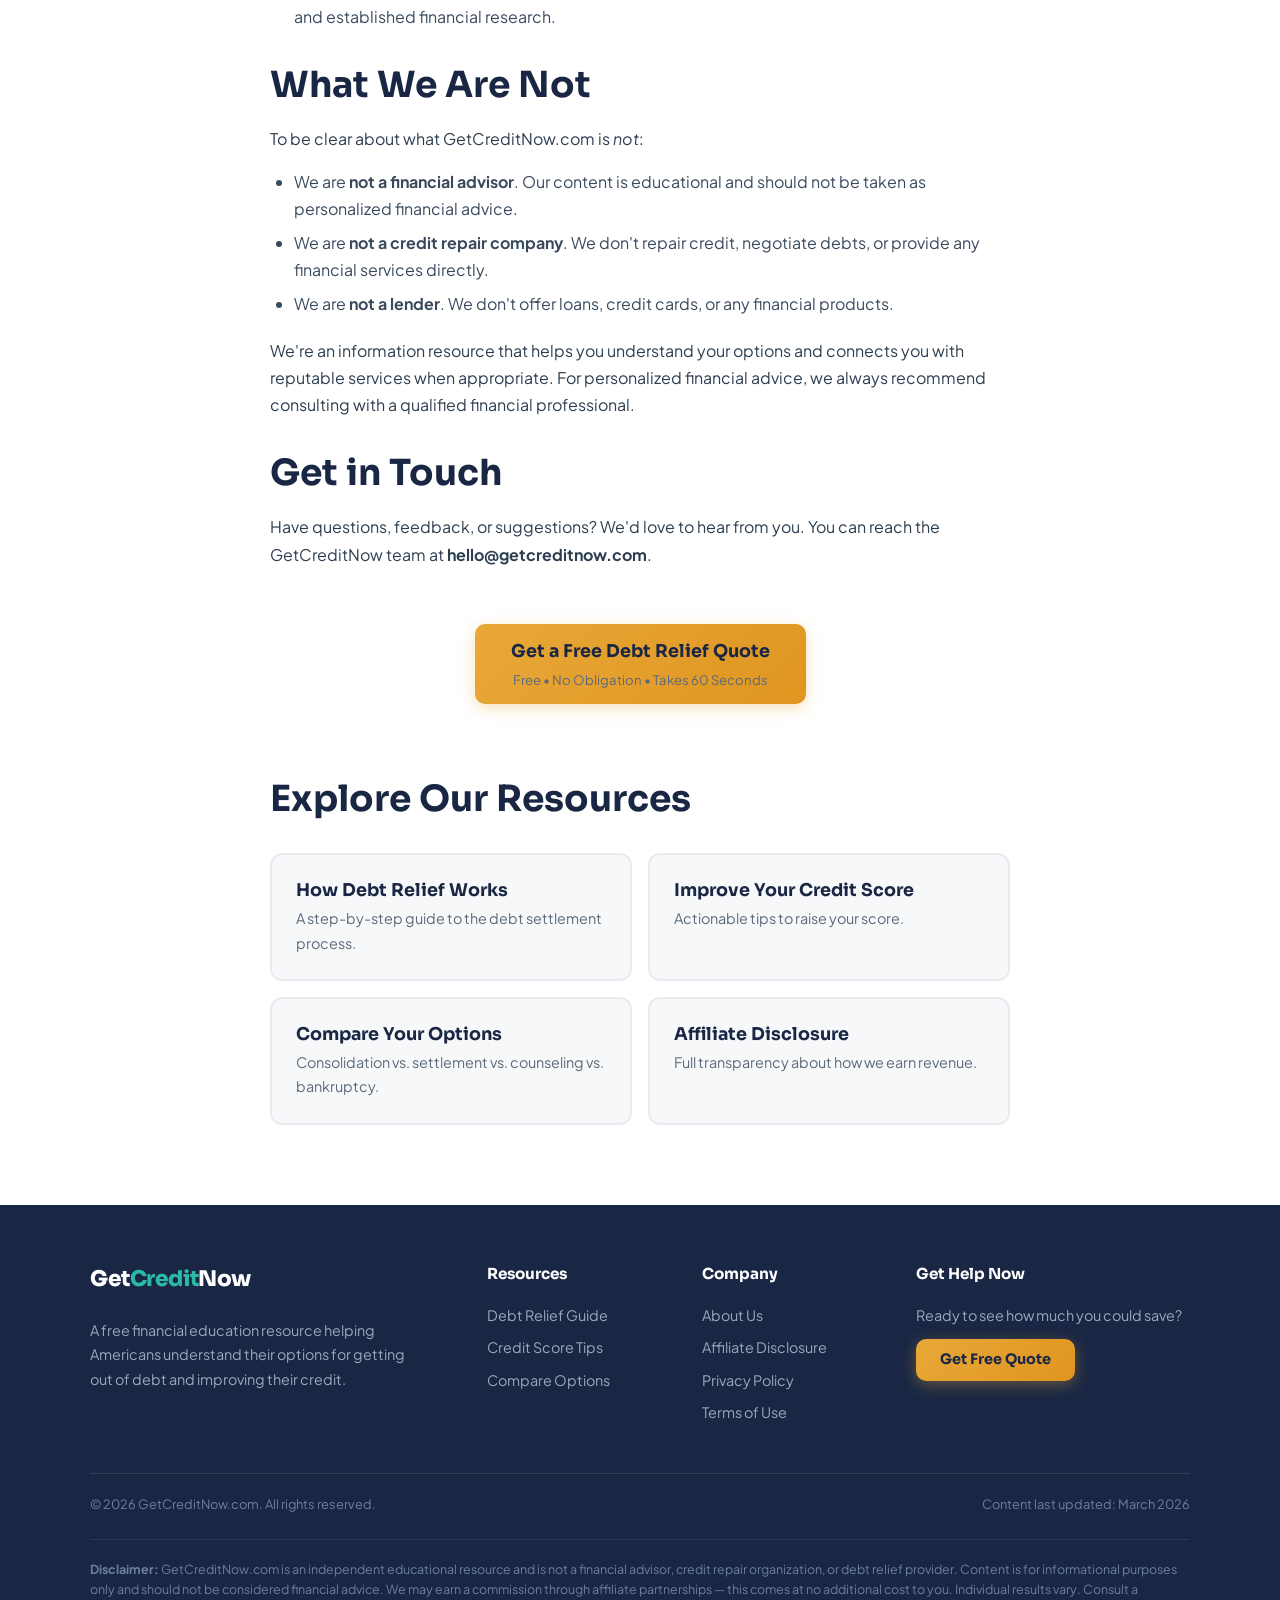
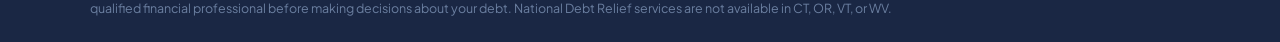
<file: about.html>
<!DOCTYPE html>
<html lang="en">
<head>
  <meta charset="UTF-8">
  <meta name="viewport" content="width=device-width, initial-scale=1.0">
  <title>About GetCreditNow — Our Mission | GetCreditNow</title>
  <meta name="description" content="GetCreditNow.com is an independent financial education resource helping Americans understand their options for getting out of debt and improving their credit.">
  <link rel="canonical" href="https://getcreditnow.com/about.html">
  <meta property="og:title" content="About GetCreditNow — Our Mission">
  <meta property="og:description" content="Learn about GetCreditNow.com and our mission to help Americans find reliable debt relief information.">
  <meta property="og:url" content="https://getcreditnow.com/about.html">
  <meta property="og:type" content="website">
  <meta name="twitter:card" content="summary">
  <link rel="preconnect" href="https://fonts.googleapis.com">
  <link rel="preconnect" href="https://fonts.gstatic.com" crossorigin>
  <link href="https://fonts.googleapis.com/css2?family=Plus+Jakarta+Sans:wght@400;600;700&family=Sora:wght@600;700;800&display=swap" rel="stylesheet">
  <link rel="stylesheet" href="styles.css">

  <script type="application/ld+json">
  {
    "@context": "https://schema.org",
    "@type": "BreadcrumbList",
    "itemListElement": [
      { "@type": "ListItem", "position": 1, "name": "Home", "item": "https://getcreditnow.com/" },
      { "@type": "ListItem", "position": 2, "name": "About", "item": "https://getcreditnow.com/about.html" }
    ]
  }
  </script>
  <script async defer src='https://app.visitortracking.com/assets/js/tracer.js'></script>
  <script>
  function init_tracer() {
     var tracer = new Tracer({
     websiteId : "0541ea32-abd9-43bc-aecb-bed1b82d1efe",
     async : true,
     debug : false });
   }
  </script>
</head>
<body>

  <div class="disclosure-bar">
    This site may earn a commission through affiliate partnerships at no cost to you.
    <a href="disclaimer.html">Full disclosure</a>
  </div>

  <header class="site-header">
    <nav class="container nav" aria-label="Main navigation">
      <a href="index.html" class="nav__logo">Get<span>Credit</span>Now</a>
      <div class="nav__links">
        <a href="debt-relief-guide.html">Debt Relief Guide</a>
        <a href="improve-credit-score.html">Credit Score Tips</a>
        <a href="debt-consolidation-vs-settlement.html">Compare Options</a>
        <a href="about.html" class="active">About</a>
      </div>
      <a href="https://www.nationaldebtrelief.com/?utm_source=getcreditnow&utm_medium=affiliate&aid=YOURAID" class="btn btn--primary nav__cta" rel="nofollow noopener sponsored" target="_blank">Get Free Quote</a>
      <button class="nav__toggle" aria-label="Toggle menu" aria-expanded="false">
        <span></span><span></span><span></span>
      </button>
    </nav>
    <div class="nav__mobile">
      <a href="debt-relief-guide.html">Debt Relief Guide</a>
      <a href="improve-credit-score.html">Credit Score Tips</a>
      <a href="debt-consolidation-vs-settlement.html">Compare Options</a>
      <a href="about.html">About</a>
      <a href="https://www.nationaldebtrelief.com/?utm_source=getcreditnow&utm_medium=affiliate&aid=YOURAID" class="btn btn--primary" rel="nofollow noopener sponsored" target="_blank">Get Free Quote</a>
    </div>
  </header>

  <main>
    <section class="page-hero">
      <div class="container">
        <div class="breadcrumbs"><a href="index.html">Home</a> &rsaquo; About</div>
        <h1>About GetCreditNow</h1>
        <p>Helping Americans understand their options for getting out of debt.</p>
      </div>
    </section>

    <article class="content-body">
      <div class="container">

        <h2>Our Mission</h2>

        <p>GetCreditNow.com exists for one reason: to help people who are struggling with debt find <strong>clear, honest information</strong> about their options.</p>

        <p>We know that being in debt is stressful. It affects your sleep, your relationships, and your sense of control over your own life. And when you go looking for help online, you're met with a confusing mix of sales pitches, conflicting advice, and jargon-heavy articles that leave you more confused than when you started.</p>

        <p>We believe you deserve better than that.</p>

        <h2>What We Do</h2>

        <p>GetCreditNow.com is an <strong>independent financial education resource</strong>. We research, write, and publish free guides on topics like:</p>

        <ul>
          <li>How debt relief and debt settlement actually work</li>
          <li>How to improve your credit score</li>
          <li>How to compare your options — consolidation, settlement, counseling, and more</li>
          <li>What questions to ask and what red flags to watch for</li>
        </ul>

        <p>We also connect readers with reputable debt relief services when appropriate. We've partnered with <strong>National Debt Relief</strong> — a BBB A+ accredited company that has helped over 100,000 Americans resolve their debt — because we believe they offer a legitimate, helpful service for people with significant unsecured debt.</p>

        <h2>Our Editorial Standards</h2>

        <p>We hold ourselves to high standards because financial content has real consequences for real people:</p>

        <ul>
          <li><strong>Honesty over hype:</strong> We include the pros AND cons of every option we discuss. Debt settlement affects your credit score — we tell you that. Bankruptcy has serious consequences — we explain them. You can't make good decisions with half the information.</li>
          <li><strong>Education over sales:</strong> Our primary goal is to help you understand your options, not to pressure you into any particular service. If debt settlement isn't right for your situation, we'll say so.</li>
          <li><strong>Transparency about money:</strong> We earn revenue through affiliate partnerships — meaning we receive a commission when readers click through to our partners and take action. This comes at no additional cost to you. We disclose this clearly on every page. See our <a href="disclaimer.html">full affiliate disclosure</a>.</li>
          <li><strong>Accuracy:</strong> We base our content on data from authoritative sources including the <a href="https://www.consumerfinance.gov" target="_blank" rel="noopener">Consumer Financial Protection Bureau (CFPB)</a>, the <a href="https://www.ftc.gov" target="_blank" rel="noopener">Federal Trade Commission (FTC)</a>, the Federal Reserve, and established financial research.</li>
        </ul>

        <h2>What We Are Not</h2>

        <p>To be clear about what GetCreditNow.com is <em>not</em>:</p>

        <ul>
          <li>We are <strong>not a financial advisor</strong>. Our content is educational and should not be taken as personalized financial advice.</li>
          <li>We are <strong>not a credit repair company</strong>. We don't repair credit, negotiate debts, or provide any financial services directly.</li>
          <li>We are <strong>not a lender</strong>. We don't offer loans, credit cards, or any financial products.</li>
        </ul>

        <p>We're an information resource that helps you understand your options and connects you with reputable services when appropriate. For personalized financial advice, we always recommend consulting with a qualified financial professional.</p>

        <h2>Get in Touch</h2>

        <p>Have questions, feedback, or suggestions? We'd love to hear from you. You can reach the GetCreditNow team at <strong>hello@getcreditnow.com</strong>.</p>

        <div class="cta-block">
          <a href="https://www.nationaldebtrelief.com/?utm_source=getcreditnow&utm_medium=affiliate&aid=YOURAID" class="btn btn--primary" rel="nofollow noopener sponsored" target="_blank">
            Get a Free Debt Relief Quote
            <span class="btn-sub">Free &bull; No Obligation &bull; Takes 60 Seconds</span>
          </a>
        </div>

        <h2>Explore Our Resources</h2>
        <div class="link-cards">
          <a href="debt-relief-guide.html" class="link-card">
            <h4>How Debt Relief Works</h4>
            <p>A step-by-step guide to the debt settlement process.</p>
          </a>
          <a href="improve-credit-score.html" class="link-card">
            <h4>Improve Your Credit Score</h4>
            <p>Actionable tips to raise your score.</p>
          </a>
          <a href="debt-consolidation-vs-settlement.html" class="link-card">
            <h4>Compare Your Options</h4>
            <p>Consolidation vs. settlement vs. counseling vs. bankruptcy.</p>
          </a>
          <a href="disclaimer.html" class="link-card">
            <h4>Affiliate Disclosure</h4>
            <p>Full transparency about how we earn revenue.</p>
          </a>
        </div>
      </div>
    </article>
  </main>

  <footer class="site-footer">
    <div class="container">
      <div class="footer__grid">
        <div class="footer__brand">
          <a href="index.html" class="nav__logo">Get<span>Credit</span>Now</a>
          <p style="margin-top:.5rem;">A free financial education resource helping Americans understand their options for getting out of debt and improving their credit.</p>
        </div>
        <div>
          <div class="footer__heading">Resources</div>
          <ul>
            <li><a href="debt-relief-guide.html">Debt Relief Guide</a></li>
            <li><a href="improve-credit-score.html">Credit Score Tips</a></li>
            <li><a href="debt-consolidation-vs-settlement.html">Compare Options</a></li>
          </ul>
        </div>
        <div>
          <div class="footer__heading">Company</div>
          <ul>
            <li><a href="about.html">About Us</a></li>
            <li><a href="disclaimer.html">Affiliate Disclosure</a></li>
            <li><a href="privacy.html">Privacy Policy</a></li>
            <li><a href="terms.html">Terms of Use</a></li>
          </ul>
        </div>
        <div>
          <div class="footer__heading">Get Help Now</div>
          <p style="margin-bottom:.75rem;">Ready to see how much you could save?</p>
          <a href="https://www.nationaldebtrelief.com/?utm_source=getcreditnow&utm_medium=affiliate&aid=YOURAID" class="btn btn--primary" style="font-size:.9rem;padding:.7rem 1.5rem;" rel="nofollow noopener sponsored" target="_blank">Get Free Quote</a>
        </div>
      </div>
      <div class="footer__bottom">
        <span>&copy; 2026 GetCreditNow.com. All rights reserved.</span>
        <span>Content last updated: March 2026</span>
      </div>
      <div class="footer__disclaimer">
        <strong>Disclaimer:</strong> GetCreditNow.com is an independent educational resource and is not a financial advisor, credit repair organization, or debt relief provider. Content is for informational purposes only and should not be considered financial advice. We may earn a commission through affiliate partnerships — this comes at no additional cost to you. Individual results vary. Consult a qualified financial professional before making decisions about your debt. National Debt Relief services are not available in CT, OR, VT, or WV.
      </div>
    </div>
  </footer>

  <script>
    (function(){var t=document.querySelector('.nav__toggle'),m=document.querySelector('.nav__mobile');if(t&&m){t.addEventListener('click',function(){var o=t.classList.toggle('open');m.classList.toggle('open');t.setAttribute('aria-expanded',o);})}})();
  </script>
</body>
</html>
</file>
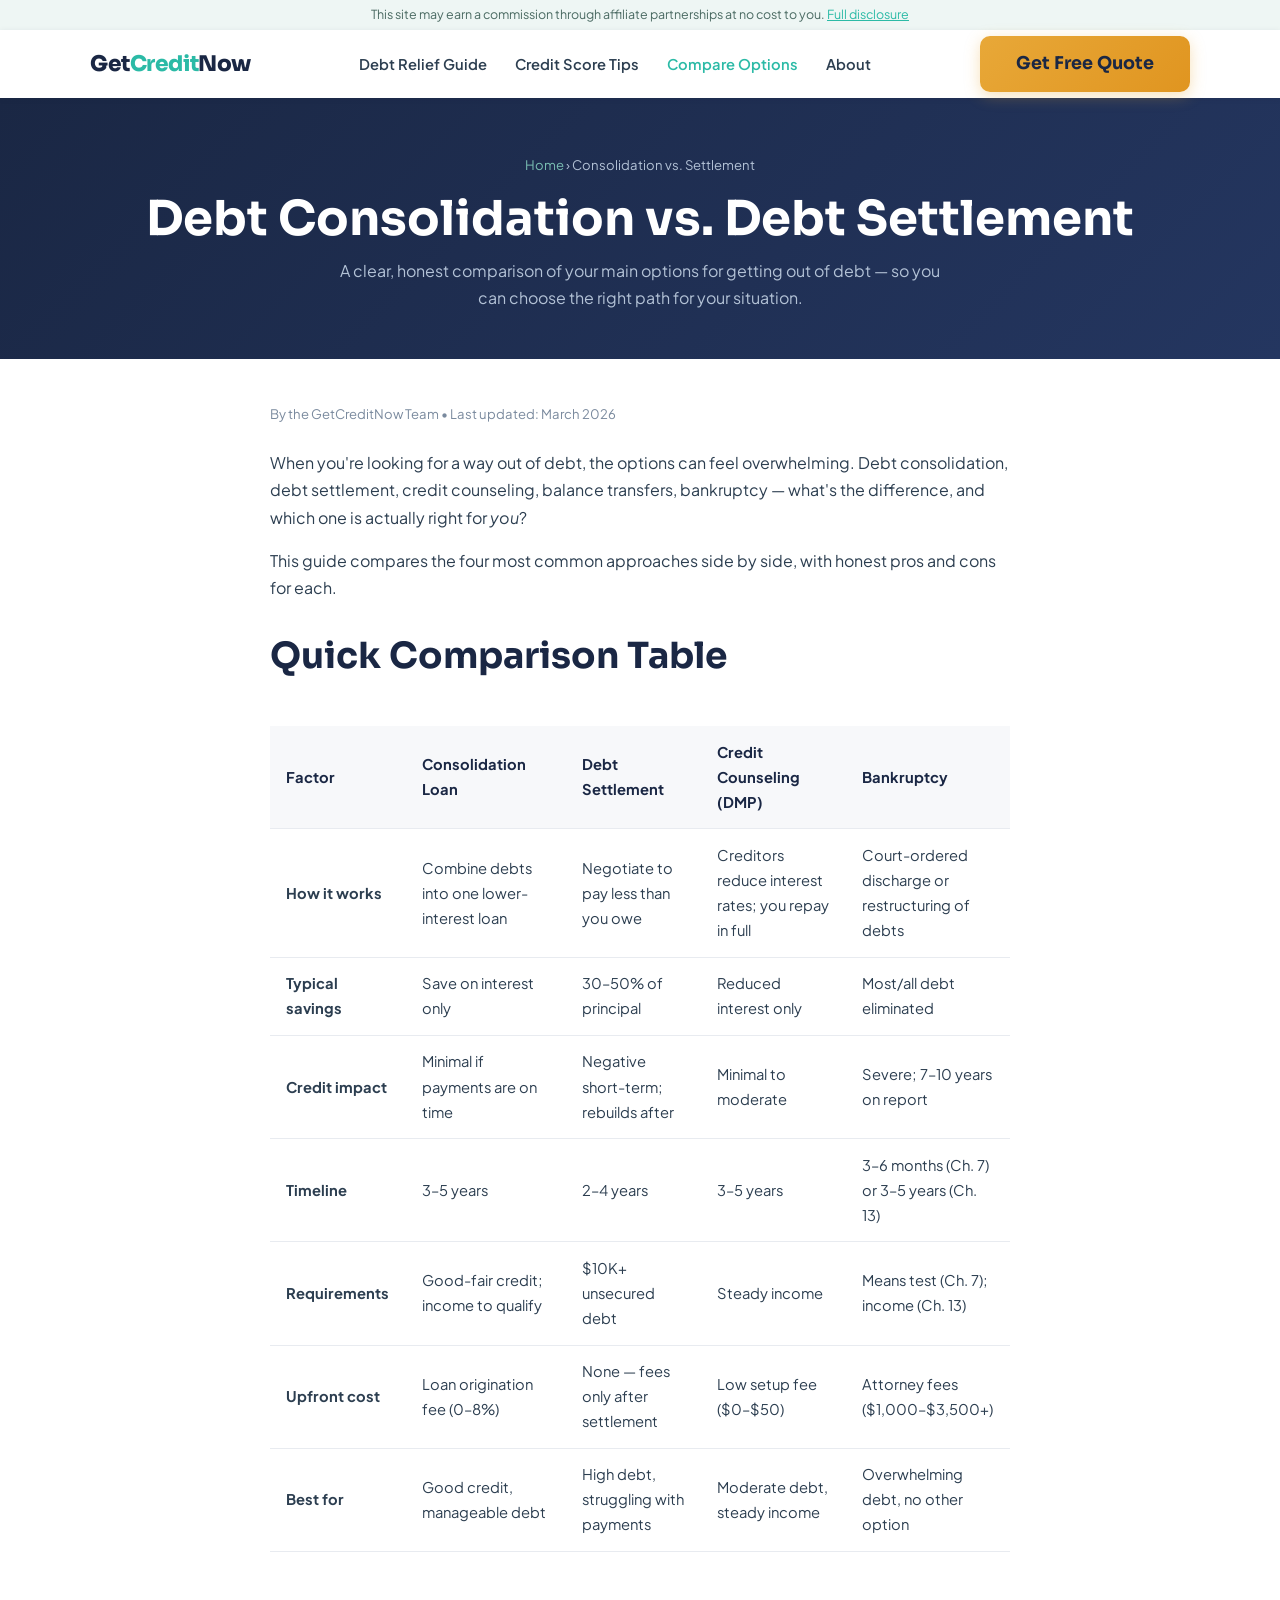
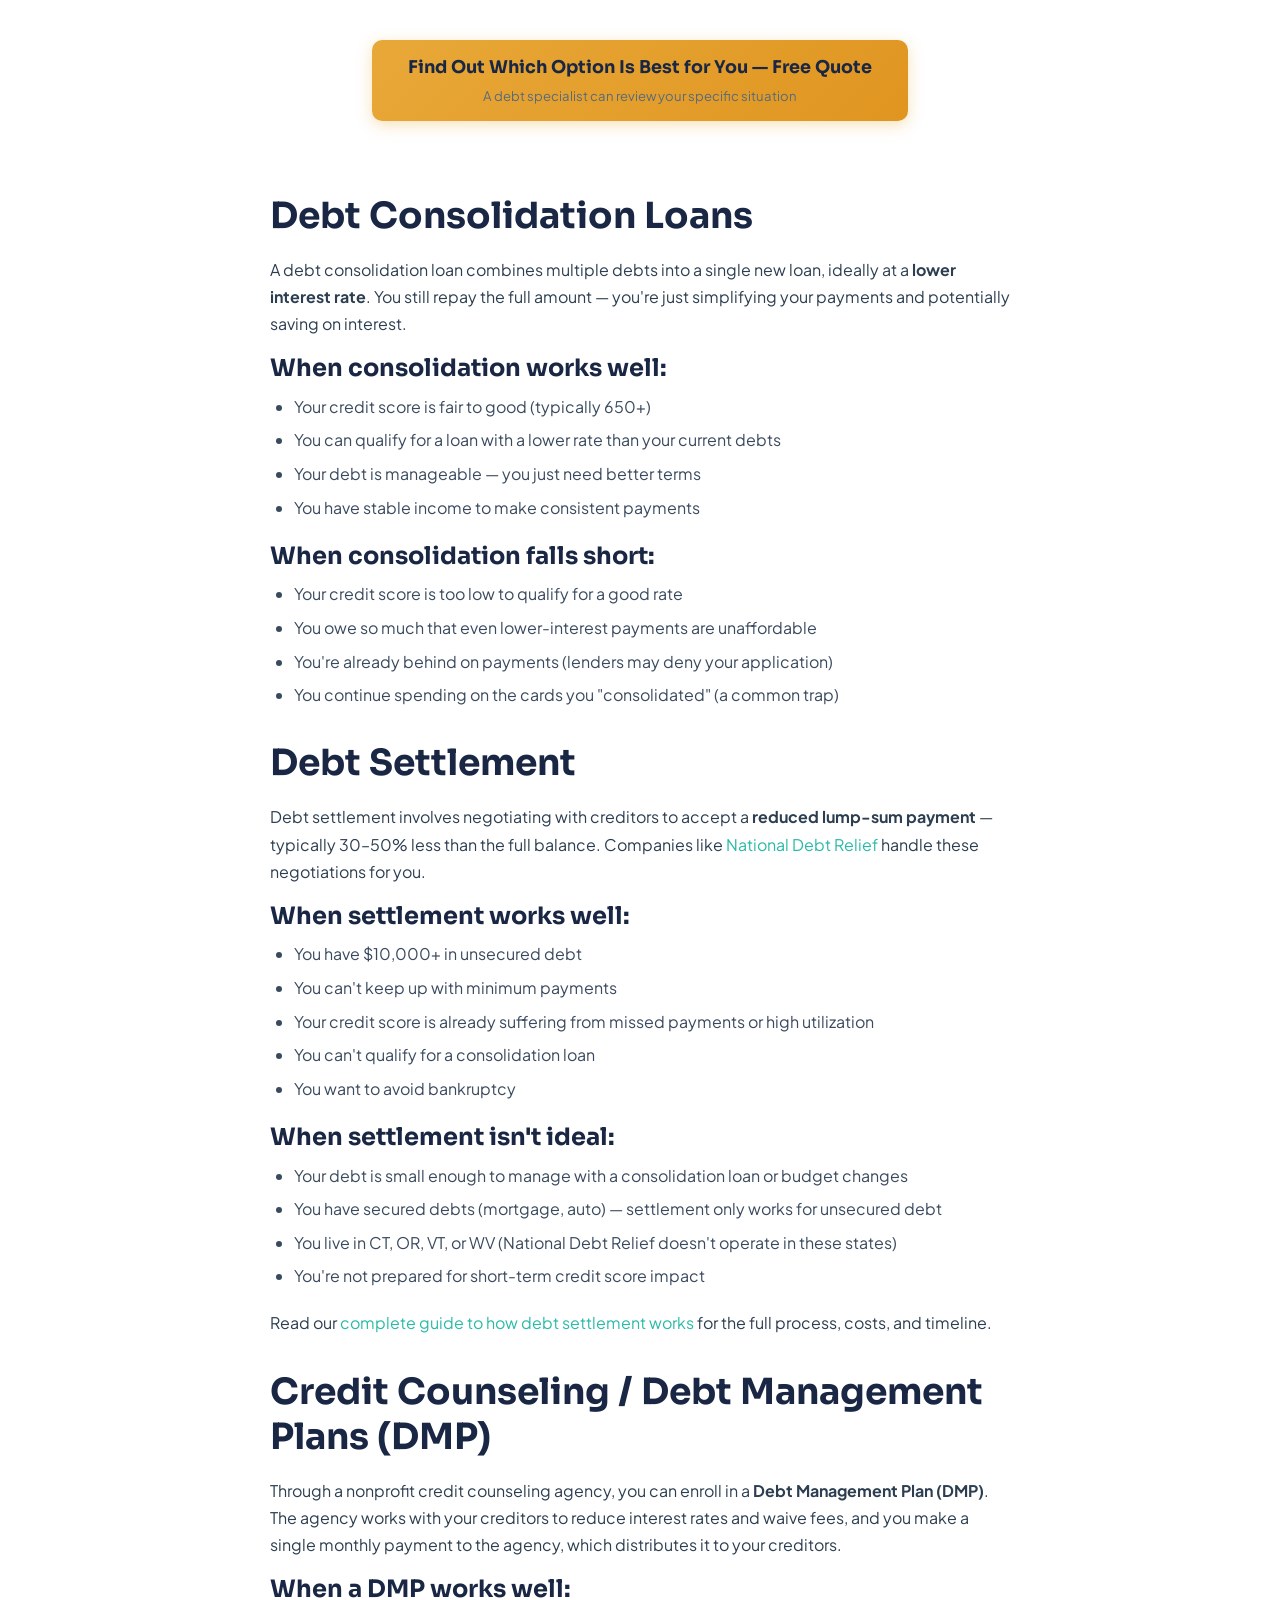
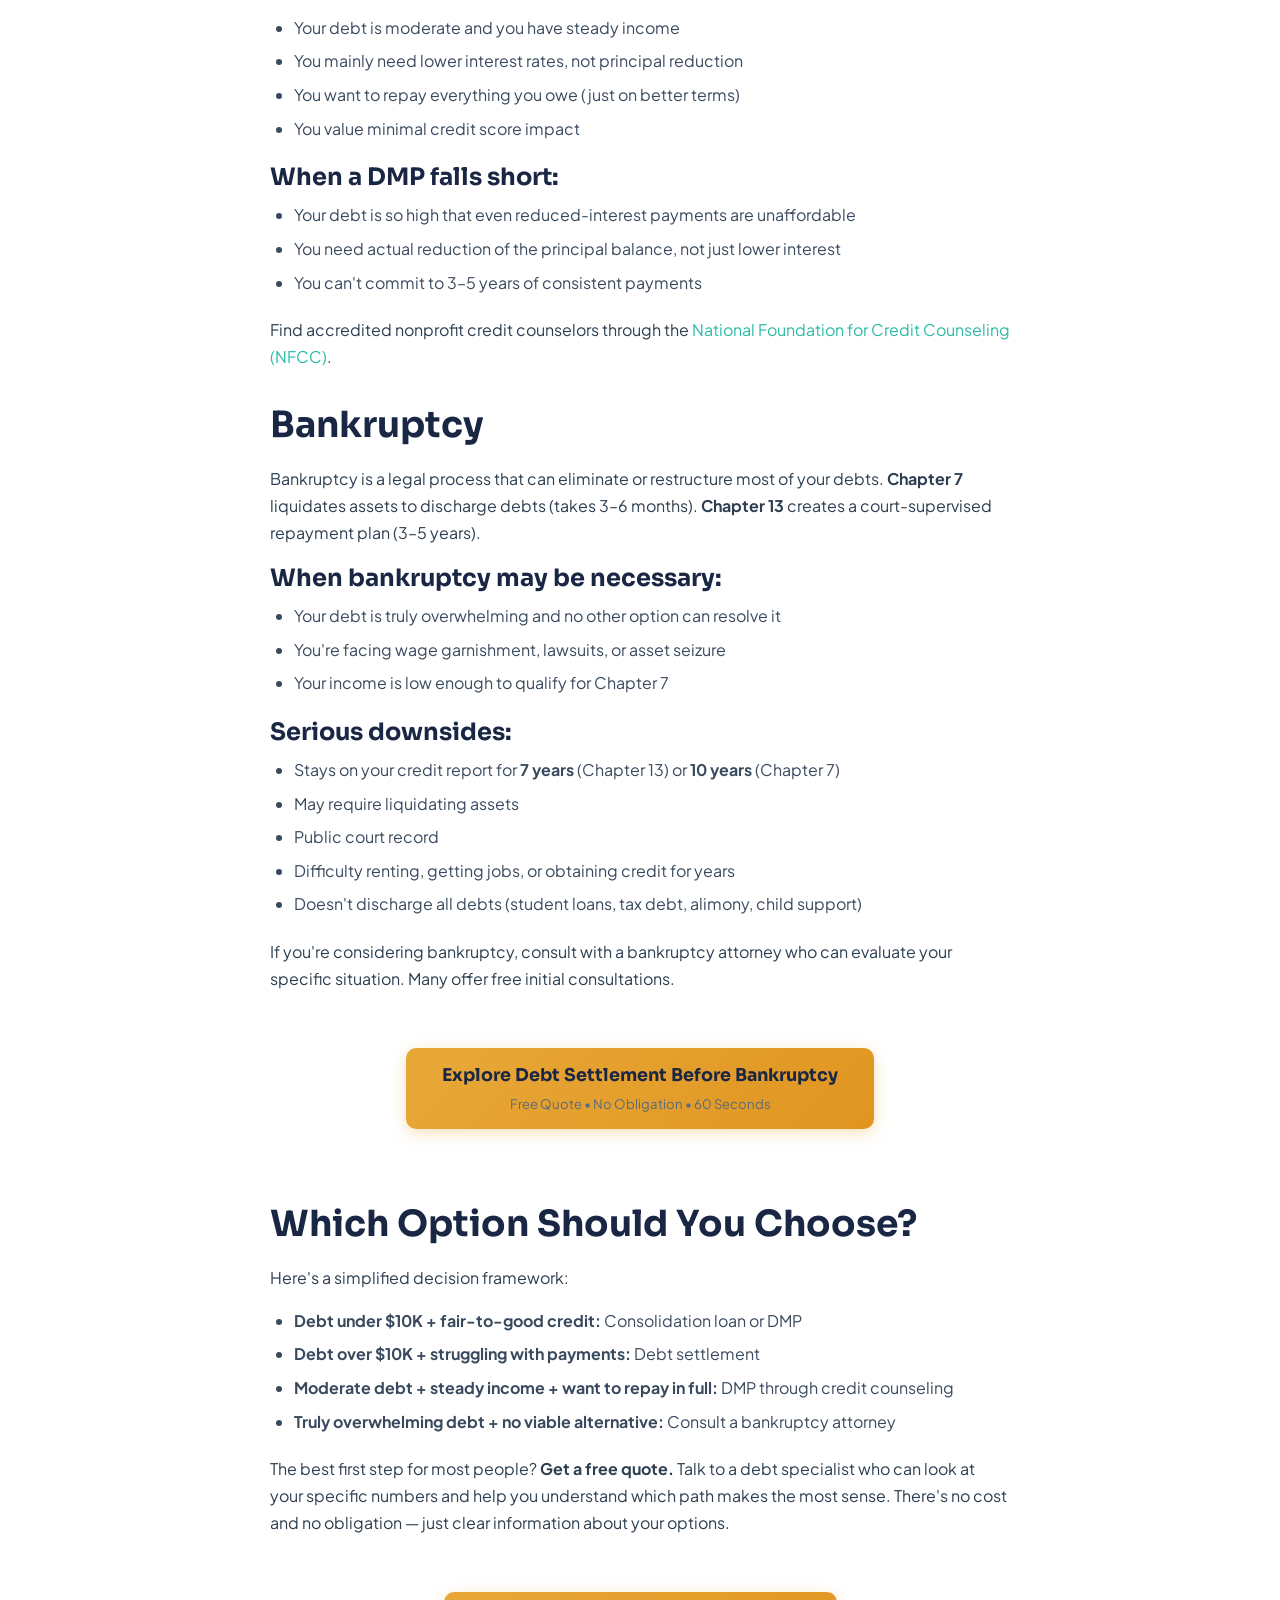
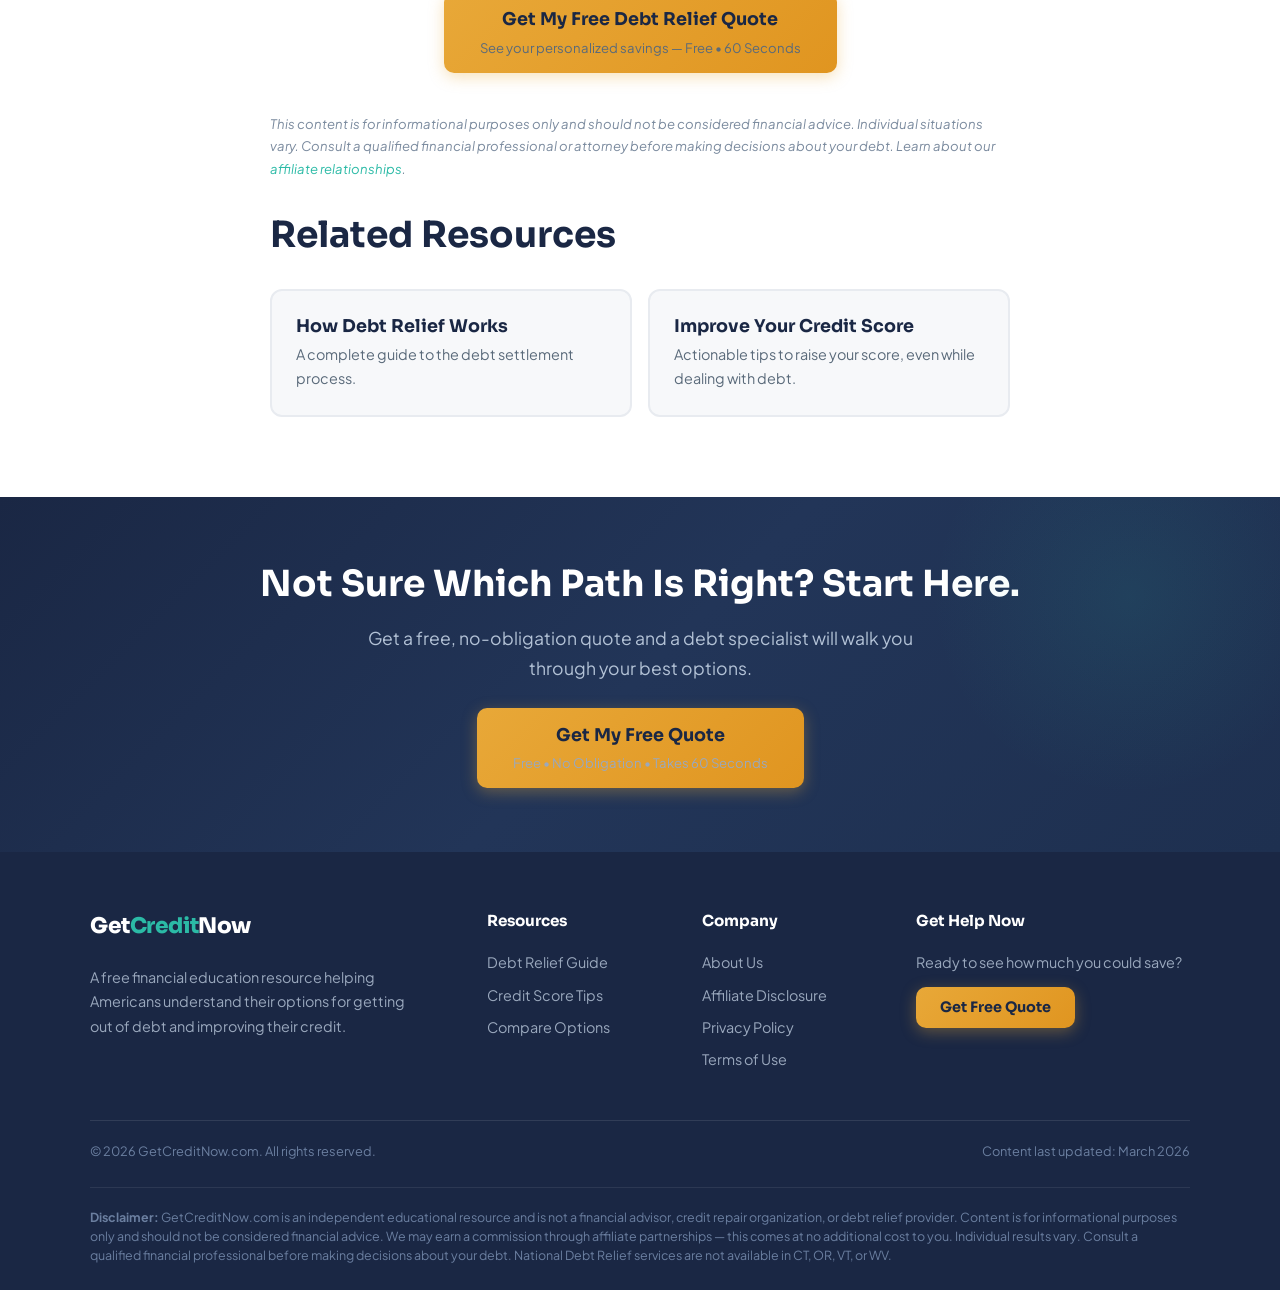
<file: debt-consolidation-vs-settlement.html>
<!DOCTYPE html>
<html lang="en">
<head>
  <meta charset="UTF-8">
  <meta name="viewport" content="width=device-width, initial-scale=1.0">
  <title>Debt Consolidation vs. Settlement — Which Is Right? | GetCreditNow</title>
  <meta name="description" content="Compare debt consolidation, debt settlement, credit counseling, and bankruptcy side by side. Find the best option for your financial situation.">
  <link rel="canonical" href="https://getcreditnow.com/debt-consolidation-vs-settlement.html">
  <meta property="og:title" content="Debt Consolidation vs. Settlement — Which Is Right for You?">
  <meta property="og:description" content="Compare debt consolidation, settlement, credit counseling, and bankruptcy. Find your best path out of debt.">
  <meta property="og:url" content="https://getcreditnow.com/debt-consolidation-vs-settlement.html">
  <meta property="og:type" content="article">
  <meta name="twitter:card" content="summary">
  <link rel="preconnect" href="https://fonts.googleapis.com">
  <link rel="preconnect" href="https://fonts.gstatic.com" crossorigin>
  <link href="https://fonts.googleapis.com/css2?family=Plus+Jakarta+Sans:wght@400;600;700&family=Sora:wght@600;700;800&display=swap" rel="stylesheet">
  <link rel="stylesheet" href="styles.css">

  <script type="application/ld+json">
  {
    "@context": "https://schema.org",
    "@type": "BreadcrumbList",
    "itemListElement": [
      { "@type": "ListItem", "position": 1, "name": "Home", "item": "https://getcreditnow.com/" },
      { "@type": "ListItem", "position": 2, "name": "Debt Consolidation vs. Settlement", "item": "https://getcreditnow.com/debt-consolidation-vs-settlement.html" }
    ]
  }
  </script>
  <script async defer src='https://app.visitortracking.com/assets/js/tracer.js'></script>
  <script>
  function init_tracer() {
     var tracer = new Tracer({
     websiteId : "0541ea32-abd9-43bc-aecb-bed1b82d1efe",
     async : true,
     debug : false });
   }
  </script>
</head>
<body>

  <div class="disclosure-bar">
    This site may earn a commission through affiliate partnerships at no cost to you.
    <a href="disclaimer.html">Full disclosure</a>
  </div>

  <header class="site-header">
    <nav class="container nav" aria-label="Main navigation">
      <a href="index.html" class="nav__logo">Get<span>Credit</span>Now</a>
      <div class="nav__links">
        <a href="debt-relief-guide.html">Debt Relief Guide</a>
        <a href="improve-credit-score.html">Credit Score Tips</a>
        <a href="debt-consolidation-vs-settlement.html" class="active">Compare Options</a>
        <a href="about.html">About</a>
      </div>
      <a href="https://www.nationaldebtrelief.com/?utm_source=getcreditnow&utm_medium=affiliate&aid=YOURAID" class="btn btn--primary nav__cta" rel="nofollow noopener sponsored" target="_blank">Get Free Quote</a>
      <button class="nav__toggle" aria-label="Toggle menu" aria-expanded="false">
        <span></span><span></span><span></span>
      </button>
    </nav>
    <div class="nav__mobile">
      <a href="debt-relief-guide.html">Debt Relief Guide</a>
      <a href="improve-credit-score.html">Credit Score Tips</a>
      <a href="debt-consolidation-vs-settlement.html">Compare Options</a>
      <a href="about.html">About</a>
      <a href="https://www.nationaldebtrelief.com/?utm_source=getcreditnow&utm_medium=affiliate&aid=YOURAID" class="btn btn--primary" rel="nofollow noopener sponsored" target="_blank">Get Free Quote</a>
    </div>
  </header>

  <main>
    <section class="page-hero">
      <div class="container">
        <div class="breadcrumbs"><a href="index.html">Home</a> &rsaquo; Consolidation vs. Settlement</div>
        <h1>Debt Consolidation vs. Debt Settlement</h1>
        <p>A clear, honest comparison of your main options for getting out of debt — so you can choose the right path for your situation.</p>
      </div>
    </section>

    <article class="content-body">
      <div class="container">
        <p class="last-updated">By the GetCreditNow Team &bull; Last updated: March 2026</p>

        <p>When you're looking for a way out of debt, the options can feel overwhelming. Debt consolidation, debt settlement, credit counseling, balance transfers, bankruptcy — what's the difference, and which one is actually right for <em>you</em>?</p>

        <p>This guide compares the four most common approaches side by side, with honest pros and cons for each.</p>

        <h2>Quick Comparison Table</h2>

        <div class="comparison-table">
          <table>
            <thead>
              <tr>
                <th>Factor</th>
                <th>Consolidation Loan</th>
                <th>Debt Settlement</th>
                <th>Credit Counseling (DMP)</th>
                <th>Bankruptcy</th>
              </tr>
            </thead>
            <tbody>
              <tr>
                <td><strong>How it works</strong></td>
                <td>Combine debts into one lower-interest loan</td>
                <td>Negotiate to pay less than you owe</td>
                <td>Creditors reduce interest rates; you repay in full</td>
                <td>Court-ordered discharge or restructuring of debts</td>
              </tr>
              <tr>
                <td><strong>Typical savings</strong></td>
                <td>Save on interest only</td>
                <td>30–50% of principal</td>
                <td>Reduced interest only</td>
                <td>Most/all debt eliminated</td>
              </tr>
              <tr>
                <td><strong>Credit impact</strong></td>
                <td>Minimal if payments are on time</td>
                <td>Negative short-term; rebuilds after</td>
                <td>Minimal to moderate</td>
                <td>Severe; 7–10 years on report</td>
              </tr>
              <tr>
                <td><strong>Timeline</strong></td>
                <td>3–5 years</td>
                <td>2–4 years</td>
                <td>3–5 years</td>
                <td>3–6 months (Ch. 7) or 3–5 years (Ch. 13)</td>
              </tr>
              <tr>
                <td><strong>Requirements</strong></td>
                <td>Good-fair credit; income to qualify</td>
                <td>$10K+ unsecured debt</td>
                <td>Steady income</td>
                <td>Means test (Ch. 7); income (Ch. 13)</td>
              </tr>
              <tr>
                <td><strong>Upfront cost</strong></td>
                <td>Loan origination fee (0–8%)</td>
                <td>None — fees only after settlement</td>
                <td>Low setup fee ($0–$50)</td>
                <td>Attorney fees ($1,000–$3,500+)</td>
              </tr>
              <tr>
                <td><strong>Best for</strong></td>
                <td>Good credit, manageable debt</td>
                <td>High debt, struggling with payments</td>
                <td>Moderate debt, steady income</td>
                <td>Overwhelming debt, no other option</td>
              </tr>
            </tbody>
          </table>
        </div>

        <div class="cta-block">
          <a href="https://www.nationaldebtrelief.com/?utm_source=getcreditnow&utm_medium=affiliate&aid=YOURAID" class="btn btn--primary" rel="nofollow noopener sponsored" target="_blank">
            Find Out Which Option Is Best for You — Free Quote
            <span class="btn-sub">A debt specialist can review your specific situation</span>
          </a>
        </div>

        <h2>Debt Consolidation Loans</h2>

        <p>A debt consolidation loan combines multiple debts into a single new loan, ideally at a <strong>lower interest rate</strong>. You still repay the full amount — you're just simplifying your payments and potentially saving on interest.</p>

        <h3>When consolidation works well:</h3>
        <ul>
          <li>Your credit score is fair to good (typically 650+)</li>
          <li>You can qualify for a loan with a lower rate than your current debts</li>
          <li>Your debt is manageable — you just need better terms</li>
          <li>You have stable income to make consistent payments</li>
        </ul>

        <h3>When consolidation falls short:</h3>
        <ul>
          <li>Your credit score is too low to qualify for a good rate</li>
          <li>You owe so much that even lower-interest payments are unaffordable</li>
          <li>You're already behind on payments (lenders may deny your application)</li>
          <li>You continue spending on the cards you "consolidated" (a common trap)</li>
        </ul>

        <h2>Debt Settlement</h2>

        <p>Debt settlement involves negotiating with creditors to accept a <strong>reduced lump-sum payment</strong> — typically 30–50% less than the full balance. Companies like <a href="https://www.nationaldebtrelief.com/?utm_source=getcreditnow&utm_medium=affiliate&aid=YOURAID" rel="nofollow noopener sponsored" target="_blank">National Debt Relief</a> handle these negotiations for you.</p>

        <h3>When settlement works well:</h3>
        <ul>
          <li>You have $10,000+ in unsecured debt</li>
          <li>You can't keep up with minimum payments</li>
          <li>Your credit score is already suffering from missed payments or high utilization</li>
          <li>You can't qualify for a consolidation loan</li>
          <li>You want to avoid bankruptcy</li>
        </ul>

        <h3>When settlement isn't ideal:</h3>
        <ul>
          <li>Your debt is small enough to manage with a consolidation loan or budget changes</li>
          <li>You have secured debts (mortgage, auto) — settlement only works for unsecured debt</li>
          <li>You live in CT, OR, VT, or WV (National Debt Relief doesn't operate in these states)</li>
          <li>You're not prepared for short-term credit score impact</li>
        </ul>

        <p>Read our <a href="debt-relief-guide.html">complete guide to how debt settlement works</a> for the full process, costs, and timeline.</p>

        <h2>Credit Counseling / Debt Management Plans (DMP)</h2>

        <p>Through a nonprofit credit counseling agency, you can enroll in a <strong>Debt Management Plan (DMP)</strong>. The agency works with your creditors to reduce interest rates and waive fees, and you make a single monthly payment to the agency, which distributes it to your creditors.</p>

        <h3>When a DMP works well:</h3>
        <ul>
          <li>Your debt is moderate and you have steady income</li>
          <li>You mainly need lower interest rates, not principal reduction</li>
          <li>You want to repay everything you owe (just on better terms)</li>
          <li>You value minimal credit score impact</li>
        </ul>

        <h3>When a DMP falls short:</h3>
        <ul>
          <li>Your debt is so high that even reduced-interest payments are unaffordable</li>
          <li>You need actual reduction of the principal balance, not just lower interest</li>
          <li>You can't commit to 3–5 years of consistent payments</li>
        </ul>

        <p>Find accredited nonprofit credit counselors through the <a href="https://www.nfcc.org" target="_blank" rel="noopener">National Foundation for Credit Counseling (NFCC)</a>.</p>

        <h2>Bankruptcy</h2>

        <p>Bankruptcy is a legal process that can eliminate or restructure most of your debts. <strong>Chapter 7</strong> liquidates assets to discharge debts (takes 3–6 months). <strong>Chapter 13</strong> creates a court-supervised repayment plan (3–5 years).</p>

        <h3>When bankruptcy may be necessary:</h3>
        <ul>
          <li>Your debt is truly overwhelming and no other option can resolve it</li>
          <li>You're facing wage garnishment, lawsuits, or asset seizure</li>
          <li>Your income is low enough to qualify for Chapter 7</li>
        </ul>

        <h3>Serious downsides:</h3>
        <ul>
          <li>Stays on your credit report for <strong>7 years</strong> (Chapter 13) or <strong>10 years</strong> (Chapter 7)</li>
          <li>May require liquidating assets</li>
          <li>Public court record</li>
          <li>Difficulty renting, getting jobs, or obtaining credit for years</li>
          <li>Doesn't discharge all debts (student loans, tax debt, alimony, child support)</li>
        </ul>

        <p>If you're considering bankruptcy, consult with a bankruptcy attorney who can evaluate your specific situation. Many offer free initial consultations.</p>

        <div class="cta-block">
          <a href="https://www.nationaldebtrelief.com/?utm_source=getcreditnow&utm_medium=affiliate&aid=YOURAID" class="btn btn--primary" rel="nofollow noopener sponsored" target="_blank">
            Explore Debt Settlement Before Bankruptcy
            <span class="btn-sub">Free Quote &bull; No Obligation &bull; 60 Seconds</span>
          </a>
        </div>

        <h2>Which Option Should You Choose?</h2>

        <p>Here's a simplified decision framework:</p>

        <ul>
          <li><strong>Debt under $10K + fair-to-good credit:</strong> Consolidation loan or DMP</li>
          <li><strong>Debt over $10K + struggling with payments:</strong> Debt settlement</li>
          <li><strong>Moderate debt + steady income + want to repay in full:</strong> DMP through credit counseling</li>
          <li><strong>Truly overwhelming debt + no viable alternative:</strong> Consult a bankruptcy attorney</li>
        </ul>

        <p>The best first step for most people? <strong>Get a free quote.</strong> Talk to a debt specialist who can look at your specific numbers and help you understand which path makes the most sense. There's no cost and no obligation — just clear information about your options.</p>

        <div class="cta-block">
          <a href="https://www.nationaldebtrelief.com/?utm_source=getcreditnow&utm_medium=affiliate&aid=YOURAID" class="btn btn--primary" rel="nofollow noopener sponsored" target="_blank">
            Get My Free Debt Relief Quote
            <span class="btn-sub">See your personalized savings — Free &bull; 60 Seconds</span>
          </a>
        </div>

        <p style="font-size:.82rem;color:#7a8a9e;"><em>This content is for informational purposes only and should not be considered financial advice. Individual situations vary. Consult a qualified financial professional or attorney before making decisions about your debt. Learn about our <a href="disclaimer.html">affiliate relationships</a>.</em></p>

        <h2>Related Resources</h2>
        <div class="link-cards">
          <a href="debt-relief-guide.html" class="link-card">
            <h4>How Debt Relief Works</h4>
            <p>A complete guide to the debt settlement process.</p>
          </a>
          <a href="improve-credit-score.html" class="link-card">
            <h4>Improve Your Credit Score</h4>
            <p>Actionable tips to raise your score, even while dealing with debt.</p>
          </a>
        </div>
      </div>
    </article>
  </main>

  <section class="cta-banner">
    <div class="container">
      <h2>Not Sure Which Path Is Right? Start Here.</h2>
      <p>Get a free, no-obligation quote and a debt specialist will walk you through your best options.</p>
      <a href="https://www.nationaldebtrelief.com/?utm_source=getcreditnow&utm_medium=affiliate&aid=YOURAID" class="btn btn--primary" rel="nofollow noopener sponsored" target="_blank">
        Get My Free Quote
        <span class="btn-sub">Free &bull; No Obligation &bull; Takes 60 Seconds</span>
      </a>
    </div>
  </section>

  <footer class="site-footer">
    <div class="container">
      <div class="footer__grid">
        <div class="footer__brand">
          <a href="index.html" class="nav__logo">Get<span>Credit</span>Now</a>
          <p style="margin-top:.5rem;">A free financial education resource helping Americans understand their options for getting out of debt and improving their credit.</p>
        </div>
        <div>
          <div class="footer__heading">Resources</div>
          <ul>
            <li><a href="debt-relief-guide.html">Debt Relief Guide</a></li>
            <li><a href="improve-credit-score.html">Credit Score Tips</a></li>
            <li><a href="debt-consolidation-vs-settlement.html">Compare Options</a></li>
          </ul>
        </div>
        <div>
          <div class="footer__heading">Company</div>
          <ul>
            <li><a href="about.html">About Us</a></li>
            <li><a href="disclaimer.html">Affiliate Disclosure</a></li>
            <li><a href="privacy.html">Privacy Policy</a></li>
            <li><a href="terms.html">Terms of Use</a></li>
          </ul>
        </div>
        <div>
          <div class="footer__heading">Get Help Now</div>
          <p style="margin-bottom:.75rem;">Ready to see how much you could save?</p>
          <a href="https://www.nationaldebtrelief.com/?utm_source=getcreditnow&utm_medium=affiliate&aid=YOURAID" class="btn btn--primary" style="font-size:.9rem;padding:.7rem 1.5rem;" rel="nofollow noopener sponsored" target="_blank">Get Free Quote</a>
        </div>
      </div>
      <div class="footer__bottom">
        <span>&copy; 2026 GetCreditNow.com. All rights reserved.</span>
        <span>Content last updated: March 2026</span>
      </div>
      <div class="footer__disclaimer">
        <strong>Disclaimer:</strong> GetCreditNow.com is an independent educational resource and is not a financial advisor, credit repair organization, or debt relief provider. Content is for informational purposes only and should not be considered financial advice. We may earn a commission through affiliate partnerships — this comes at no additional cost to you. Individual results vary. Consult a qualified financial professional before making decisions about your debt. National Debt Relief services are not available in CT, OR, VT, or WV.
      </div>
    </div>
  </footer>

  <div class="mobile-cta" id="mobile-cta" aria-hidden="true">
    <a href="https://www.nationaldebtrelief.com/?utm_source=getcreditnow&utm_medium=affiliate&aid=YOURAID" class="btn btn--primary" rel="nofollow noopener sponsored" target="_blank">Get My Free Quote — 60 Seconds</a>
  </div>

  <script>
    (function(){var t=document.querySelector('.nav__toggle'),m=document.querySelector('.nav__mobile');if(t&&m){t.addEventListener('click',function(){var o=t.classList.toggle('open');m.classList.toggle('open');t.setAttribute('aria-expanded',o);})}})();
    (function(){var c=document.getElementById('mobile-cta'),h=document.querySelector('.page-hero');if(c&&h){var s=false;window.addEventListener('scroll',function(){var b=h.getBoundingClientRect().bottom;if(b<0&&!s){c.classList.add('visible');c.setAttribute('aria-hidden','false');s=true}else if(b>=0&&s){c.classList.remove('visible');c.setAttribute('aria-hidden','true');s=false}},{passive:true})}})();
  </script>
</body>
</html>
</file>
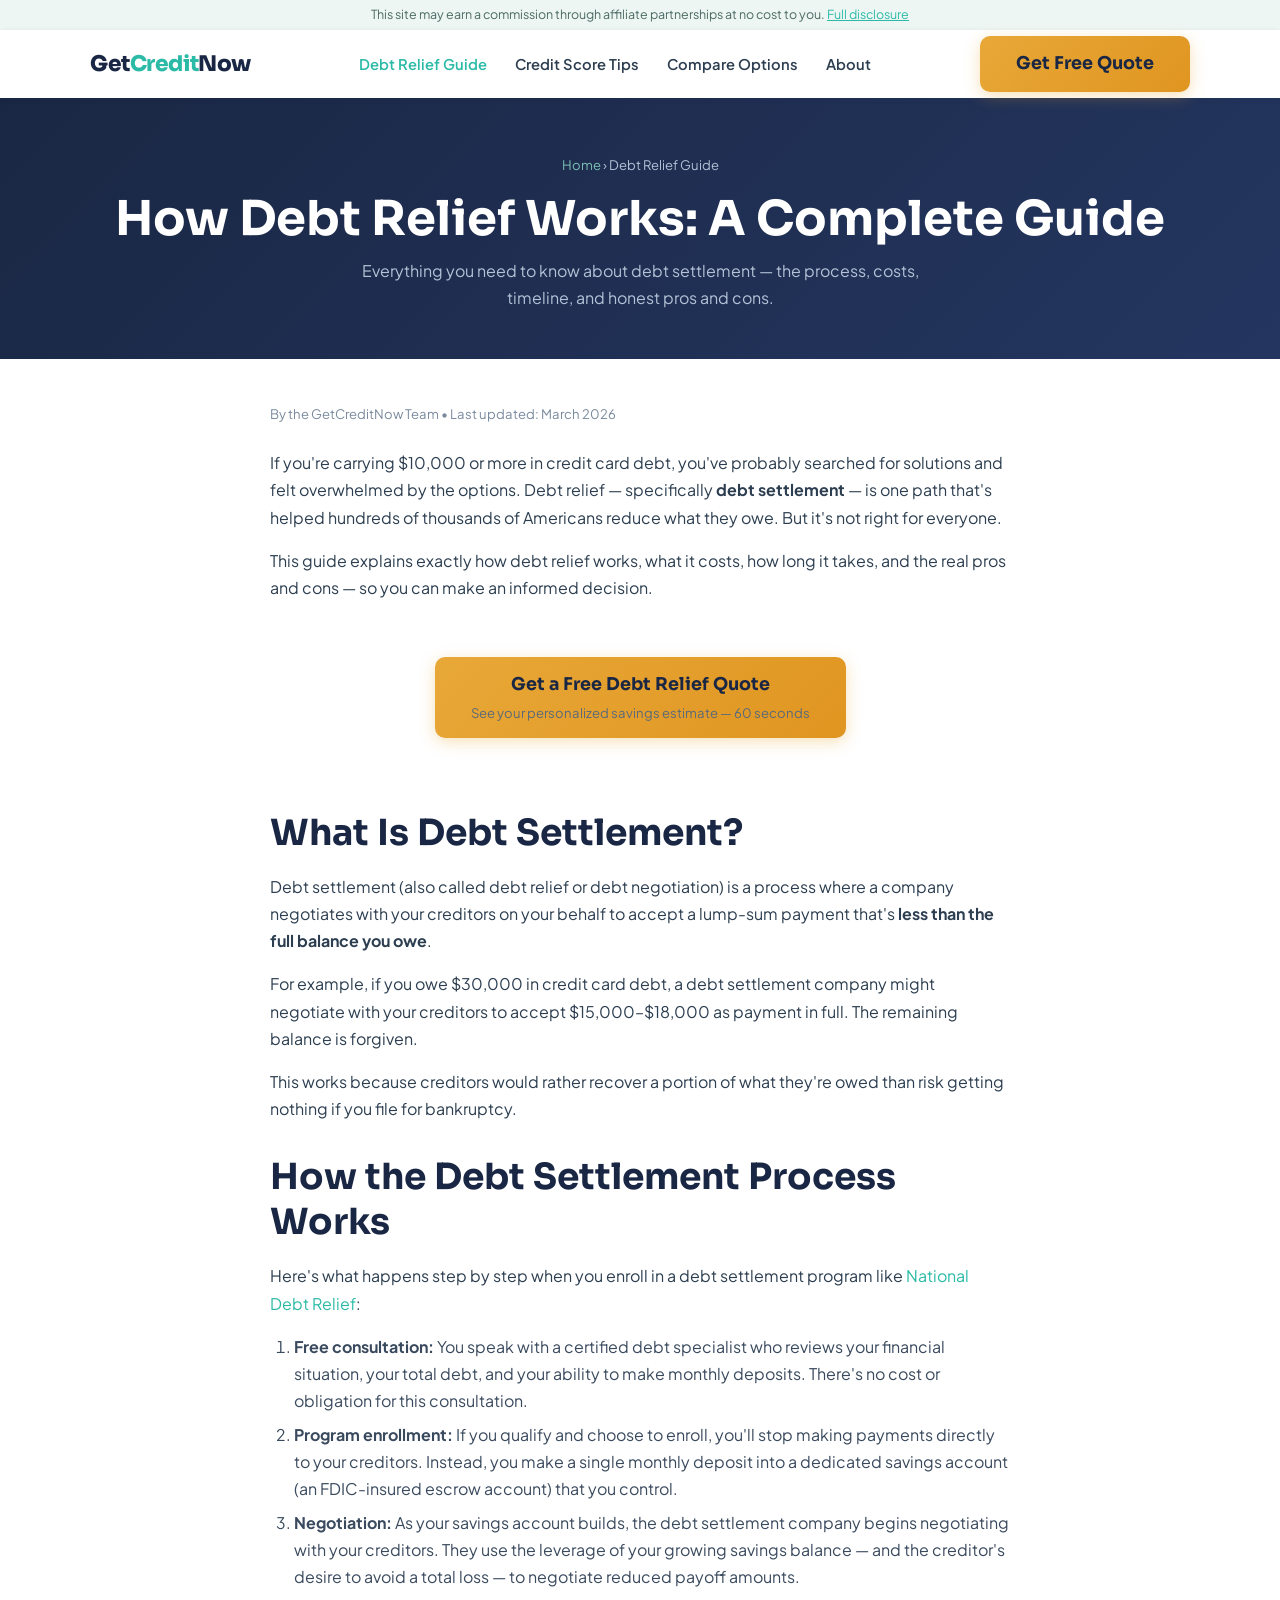
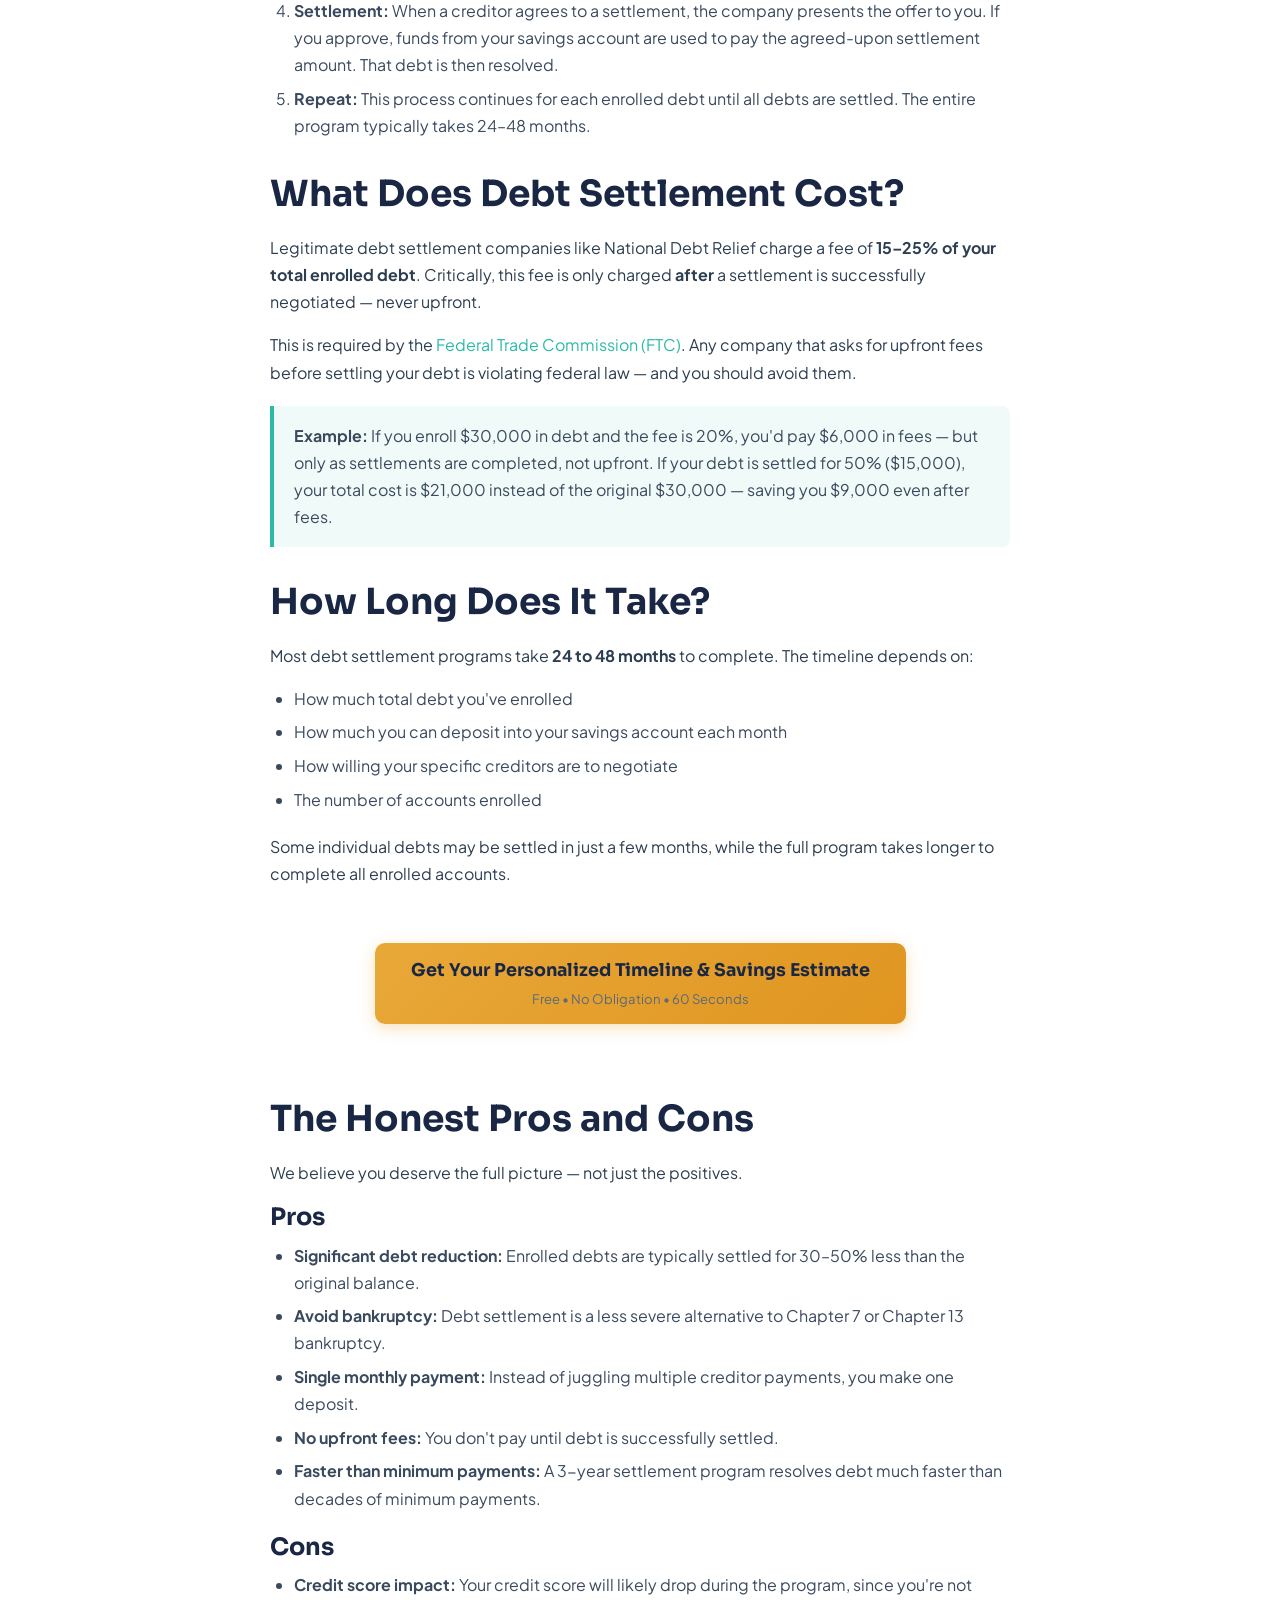
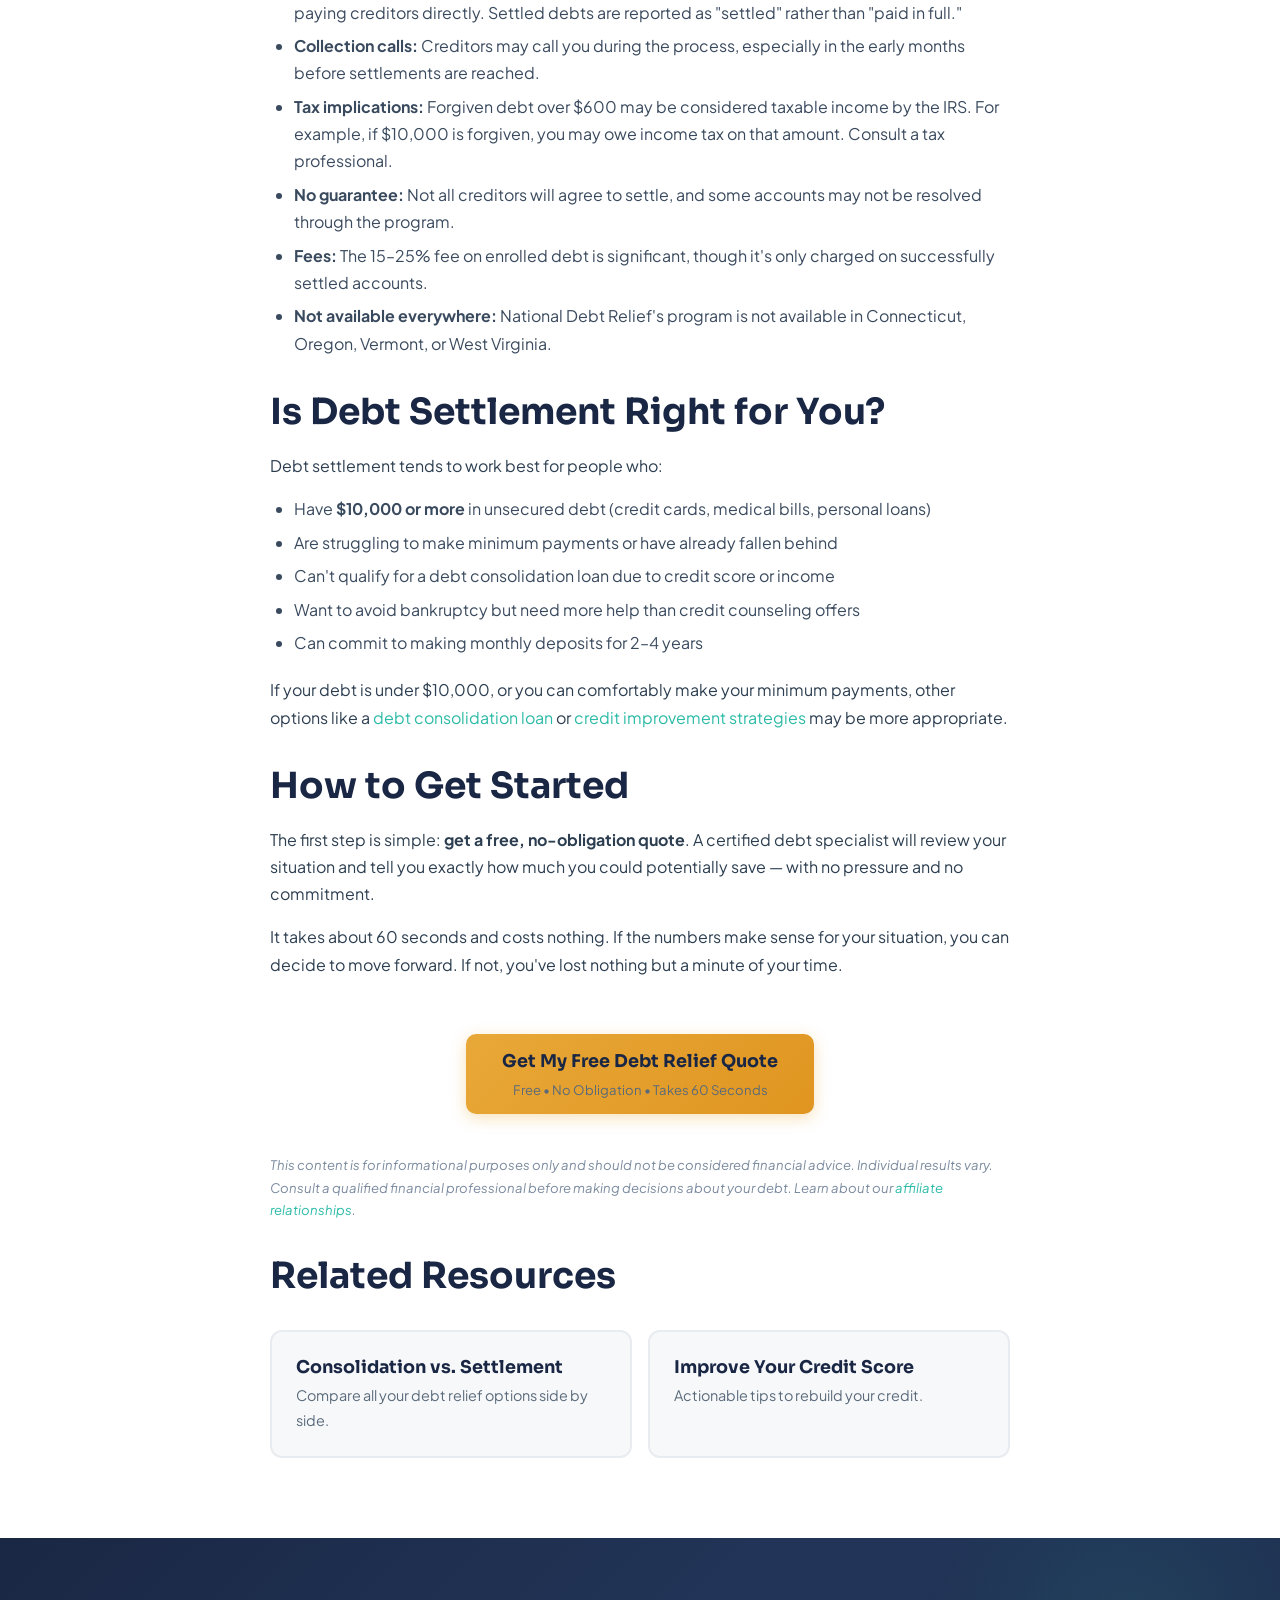
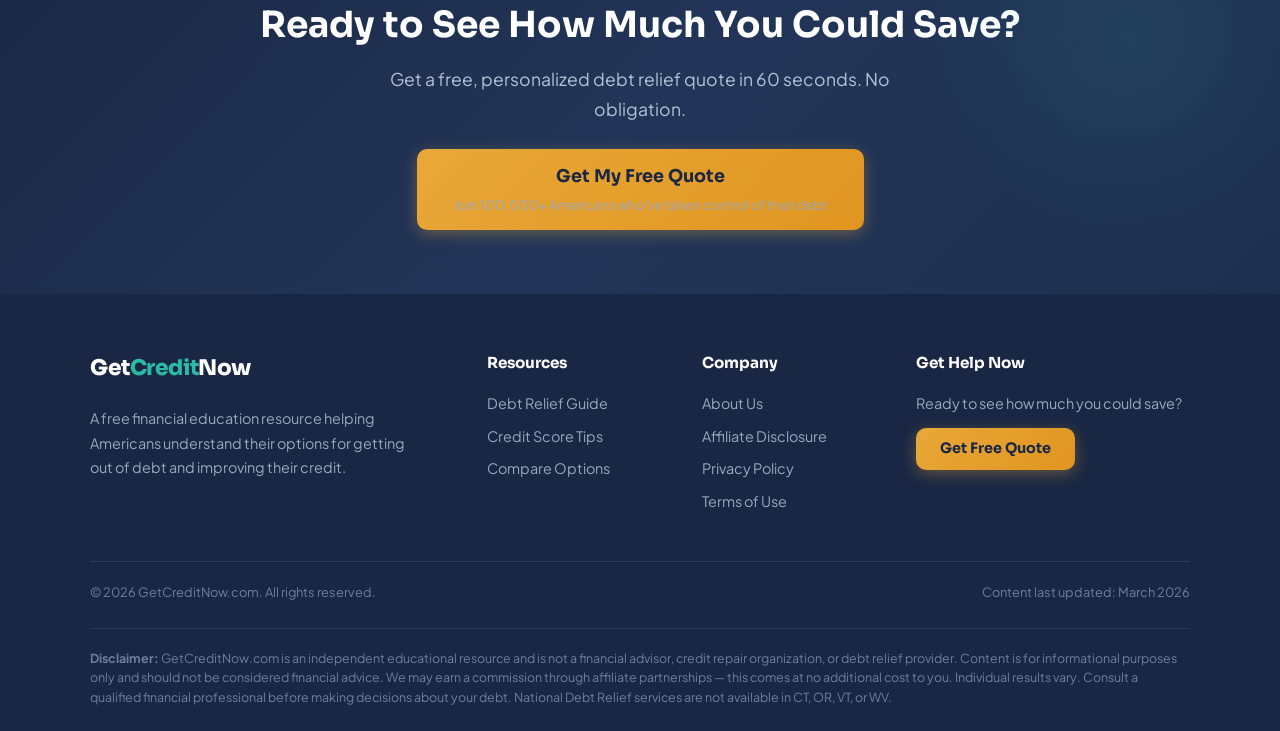
<file: debt-relief-guide.html>
<!DOCTYPE html>
<html lang="en">
<head>
  <meta charset="UTF-8">
  <meta name="viewport" content="width=device-width, initial-scale=1.0">
  <title>How Debt Relief Works — Step-by-Step Guide | GetCreditNow</title>
  <meta name="description" content="Learn how debt relief and debt settlement work, what it costs, how long it takes, and whether it's the right option for your situation. Honest pros and cons.">
  <link rel="canonical" href="https://getcreditnow.com/debt-relief-guide.html">
  <meta property="og:title" content="How Debt Relief Works — Step-by-Step Guide">
  <meta property="og:description" content="Learn how debt settlement works, what it costs, and whether it's right for you. Honest, balanced guide.">
  <meta property="og:url" content="https://getcreditnow.com/debt-relief-guide.html">
  <meta property="og:type" content="article">
  <meta name="twitter:card" content="summary">
  <link rel="preconnect" href="https://fonts.googleapis.com">
  <link rel="preconnect" href="https://fonts.gstatic.com" crossorigin>
  <link href="https://fonts.googleapis.com/css2?family=Plus+Jakarta+Sans:wght@400;600;700&family=Sora:wght@600;700;800&display=swap" rel="stylesheet">
  <link rel="stylesheet" href="styles.css">

  <script type="application/ld+json">
  {
    "@context": "https://schema.org",
    "@type": "BreadcrumbList",
    "itemListElement": [
      { "@type": "ListItem", "position": 1, "name": "Home", "item": "https://getcreditnow.com/" },
      { "@type": "ListItem", "position": 2, "name": "Debt Relief Guide", "item": "https://getcreditnow.com/debt-relief-guide.html" }
    ]
  }
  </script>
  <script async defer src='https://app.visitortracking.com/assets/js/tracer.js'></script>
  <script>
  function init_tracer() {
     var tracer = new Tracer({
     websiteId : "0541ea32-abd9-43bc-aecb-bed1b82d1efe",
     async : true,
     debug : false });
   }
  </script>
</head>
<body>

  <div class="disclosure-bar">
    This site may earn a commission through affiliate partnerships at no cost to you.
    <a href="disclaimer.html">Full disclosure</a>
  </div>

  <header class="site-header">
    <nav class="container nav" aria-label="Main navigation">
      <a href="index.html" class="nav__logo">Get<span>Credit</span>Now</a>
      <div class="nav__links">
        <a href="debt-relief-guide.html" class="active">Debt Relief Guide</a>
        <a href="improve-credit-score.html">Credit Score Tips</a>
        <a href="debt-consolidation-vs-settlement.html">Compare Options</a>
        <a href="about.html">About</a>
      </div>
      <a href="https://www.nationaldebtrelief.com/?utm_source=getcreditnow&utm_medium=affiliate&aid=YOURAID" class="btn btn--primary nav__cta" rel="nofollow noopener sponsored" target="_blank">Get Free Quote</a>
      <button class="nav__toggle" aria-label="Toggle menu" aria-expanded="false">
        <span></span><span></span><span></span>
      </button>
    </nav>
    <div class="nav__mobile">
      <a href="debt-relief-guide.html">Debt Relief Guide</a>
      <a href="improve-credit-score.html">Credit Score Tips</a>
      <a href="debt-consolidation-vs-settlement.html">Compare Options</a>
      <a href="about.html">About</a>
      <a href="https://www.nationaldebtrelief.com/?utm_source=getcreditnow&utm_medium=affiliate&aid=YOURAID" class="btn btn--primary" rel="nofollow noopener sponsored" target="_blank">Get Free Quote</a>
    </div>
  </header>

  <main>
    <section class="page-hero">
      <div class="container">
        <div class="breadcrumbs"><a href="index.html">Home</a> &rsaquo; Debt Relief Guide</div>
        <h1>How Debt Relief Works: A Complete Guide</h1>
        <p>Everything you need to know about debt settlement — the process, costs, timeline, and honest pros and cons.</p>
      </div>
    </section>

    <article class="content-body">
      <div class="container">
        <p class="last-updated">By the GetCreditNow Team &bull; Last updated: March 2026</p>

        <p>If you're carrying $10,000 or more in credit card debt, you've probably searched for solutions and felt overwhelmed by the options. Debt relief — specifically <strong>debt settlement</strong> — is one path that's helped hundreds of thousands of Americans reduce what they owe. But it's not right for everyone.</p>

        <p>This guide explains exactly how debt relief works, what it costs, how long it takes, and the real pros and cons — so you can make an informed decision.</p>

        <div class="cta-block">
          <a href="https://www.nationaldebtrelief.com/?utm_source=getcreditnow&utm_medium=affiliate&aid=YOURAID" class="btn btn--primary" rel="nofollow noopener sponsored" target="_blank">
            Get a Free Debt Relief Quote
            <span class="btn-sub">See your personalized savings estimate — 60 seconds</span>
          </a>
        </div>

        <h2>What Is Debt Settlement?</h2>

        <p>Debt settlement (also called debt relief or debt negotiation) is a process where a company negotiates with your creditors on your behalf to accept a lump-sum payment that's <strong>less than the full balance you owe</strong>.</p>

        <p>For example, if you owe $30,000 in credit card debt, a debt settlement company might negotiate with your creditors to accept $15,000–$18,000 as payment in full. The remaining balance is forgiven.</p>

        <p>This works because creditors would rather recover a portion of what they're owed than risk getting nothing if you file for bankruptcy.</p>

        <h2>How the Debt Settlement Process Works</h2>

        <p>Here's what happens step by step when you enroll in a debt settlement program like <a href="https://www.nationaldebtrelief.com/?utm_source=getcreditnow&utm_medium=affiliate&aid=YOURAID" rel="nofollow noopener sponsored" target="_blank">National Debt Relief</a>:</p>

        <ol>
          <li><strong>Free consultation:</strong> You speak with a certified debt specialist who reviews your financial situation, your total debt, and your ability to make monthly deposits. There's no cost or obligation for this consultation.</li>
          <li><strong>Program enrollment:</strong> If you qualify and choose to enroll, you'll stop making payments directly to your creditors. Instead, you make a single monthly deposit into a dedicated savings account (an FDIC-insured escrow account) that you control.</li>
          <li><strong>Negotiation:</strong> As your savings account builds, the debt settlement company begins negotiating with your creditors. They use the leverage of your growing savings balance — and the creditor's desire to avoid a total loss — to negotiate reduced payoff amounts.</li>
          <li><strong>Settlement:</strong> When a creditor agrees to a settlement, the company presents the offer to you. If you approve, funds from your savings account are used to pay the agreed-upon settlement amount. That debt is then resolved.</li>
          <li><strong>Repeat:</strong> This process continues for each enrolled debt until all debts are settled. The entire program typically takes 24–48 months.</li>
        </ol>

        <h2>What Does Debt Settlement Cost?</h2>

        <p>Legitimate debt settlement companies like National Debt Relief charge a fee of <strong>15–25% of your total enrolled debt</strong>. Critically, this fee is only charged <strong>after</strong> a settlement is successfully negotiated — never upfront.</p>

        <p>This is required by the <a href="https://www.ftc.gov" target="_blank" rel="noopener">Federal Trade Commission (FTC)</a>. Any company that asks for upfront fees before settling your debt is violating federal law — and you should avoid them.</p>

        <blockquote>
          <strong>Example:</strong> If you enroll $30,000 in debt and the fee is 20%, you'd pay $6,000 in fees — but only as settlements are completed, not upfront. If your debt is settled for 50% ($15,000), your total cost is $21,000 instead of the original $30,000 — saving you $9,000 even after fees.
        </blockquote>

        <h2>How Long Does It Take?</h2>

        <p>Most debt settlement programs take <strong>24 to 48 months</strong> to complete. The timeline depends on:</p>

        <ul>
          <li>How much total debt you've enrolled</li>
          <li>How much you can deposit into your savings account each month</li>
          <li>How willing your specific creditors are to negotiate</li>
          <li>The number of accounts enrolled</li>
        </ul>

        <p>Some individual debts may be settled in just a few months, while the full program takes longer to complete all enrolled accounts.</p>

        <div class="cta-block">
          <a href="https://www.nationaldebtrelief.com/?utm_source=getcreditnow&utm_medium=affiliate&aid=YOURAID" class="btn btn--primary" rel="nofollow noopener sponsored" target="_blank">
            Get Your Personalized Timeline &amp; Savings Estimate
            <span class="btn-sub">Free &bull; No Obligation &bull; 60 Seconds</span>
          </a>
        </div>

        <h2>The Honest Pros and Cons</h2>

        <p>We believe you deserve the full picture — not just the positives.</p>

        <h3>Pros</h3>
        <ul>
          <li><strong>Significant debt reduction:</strong> Enrolled debts are typically settled for 30–50% less than the original balance.</li>
          <li><strong>Avoid bankruptcy:</strong> Debt settlement is a less severe alternative to Chapter 7 or Chapter 13 bankruptcy.</li>
          <li><strong>Single monthly payment:</strong> Instead of juggling multiple creditor payments, you make one deposit.</li>
          <li><strong>No upfront fees:</strong> You don't pay until debt is successfully settled.</li>
          <li><strong>Faster than minimum payments:</strong> A 3-year settlement program resolves debt much faster than decades of minimum payments.</li>
        </ul>

        <h3>Cons</h3>
        <ul>
          <li><strong>Credit score impact:</strong> Your credit score will likely drop during the program, since you're not paying creditors directly. Settled debts are reported as "settled" rather than "paid in full."</li>
          <li><strong>Collection calls:</strong> Creditors may call you during the process, especially in the early months before settlements are reached.</li>
          <li><strong>Tax implications:</strong> Forgiven debt over $600 may be considered taxable income by the IRS. For example, if $10,000 is forgiven, you may owe income tax on that amount. Consult a tax professional.</li>
          <li><strong>No guarantee:</strong> Not all creditors will agree to settle, and some accounts may not be resolved through the program.</li>
          <li><strong>Fees:</strong> The 15–25% fee on enrolled debt is significant, though it's only charged on successfully settled accounts.</li>
          <li><strong>Not available everywhere:</strong> National Debt Relief's program is not available in Connecticut, Oregon, Vermont, or West Virginia.</li>
        </ul>

        <h2>Is Debt Settlement Right for You?</h2>

        <p>Debt settlement tends to work best for people who:</p>

        <ul>
          <li>Have <strong>$10,000 or more</strong> in unsecured debt (credit cards, medical bills, personal loans)</li>
          <li>Are struggling to make minimum payments or have already fallen behind</li>
          <li>Can't qualify for a debt consolidation loan due to credit score or income</li>
          <li>Want to avoid bankruptcy but need more help than credit counseling offers</li>
          <li>Can commit to making monthly deposits for 2–4 years</li>
        </ul>

        <p>If your debt is under $10,000, or you can comfortably make your minimum payments, other options like a <a href="debt-consolidation-vs-settlement.html">debt consolidation loan</a> or <a href="improve-credit-score.html">credit improvement strategies</a> may be more appropriate.</p>

        <h2>How to Get Started</h2>

        <p>The first step is simple: <strong>get a free, no-obligation quote</strong>. A certified debt specialist will review your situation and tell you exactly how much you could potentially save — with no pressure and no commitment.</p>

        <p>It takes about 60 seconds and costs nothing. If the numbers make sense for your situation, you can decide to move forward. If not, you've lost nothing but a minute of your time.</p>

        <div class="cta-block">
          <a href="https://www.nationaldebtrelief.com/?utm_source=getcreditnow&utm_medium=affiliate&aid=YOURAID" class="btn btn--primary" rel="nofollow noopener sponsored" target="_blank">
            Get My Free Debt Relief Quote
            <span class="btn-sub">Free &bull; No Obligation &bull; Takes 60 Seconds</span>
          </a>
        </div>

        <p style="font-size:.82rem;color:#7a8a9e;"><em>This content is for informational purposes only and should not be considered financial advice. Individual results vary. Consult a qualified financial professional before making decisions about your debt. Learn about our <a href="disclaimer.html">affiliate relationships</a>.</em></p>

        <h2>Related Resources</h2>
        <div class="link-cards">
          <a href="debt-consolidation-vs-settlement.html" class="link-card">
            <h4>Consolidation vs. Settlement</h4>
            <p>Compare all your debt relief options side by side.</p>
          </a>
          <a href="improve-credit-score.html" class="link-card">
            <h4>Improve Your Credit Score</h4>
            <p>Actionable tips to rebuild your credit.</p>
          </a>
        </div>
      </div>
    </article>
  </main>

  <section class="cta-banner">
    <div class="container">
      <h2>Ready to See How Much You Could Save?</h2>
      <p>Get a free, personalized debt relief quote in 60 seconds. No obligation.</p>
      <a href="https://www.nationaldebtrelief.com/?utm_source=getcreditnow&utm_medium=affiliate&aid=YOURAID" class="btn btn--primary" rel="nofollow noopener sponsored" target="_blank">
        Get My Free Quote
        <span class="btn-sub">Join 100,000+ Americans who've taken control of their debt</span>
      </a>
    </div>
  </section>

  <footer class="site-footer">
    <div class="container">
      <div class="footer__grid">
        <div class="footer__brand">
          <a href="index.html" class="nav__logo">Get<span>Credit</span>Now</a>
          <p style="margin-top:.5rem;">A free financial education resource helping Americans understand their options for getting out of debt and improving their credit.</p>
        </div>
        <div>
          <div class="footer__heading">Resources</div>
          <ul>
            <li><a href="debt-relief-guide.html">Debt Relief Guide</a></li>
            <li><a href="improve-credit-score.html">Credit Score Tips</a></li>
            <li><a href="debt-consolidation-vs-settlement.html">Compare Options</a></li>
          </ul>
        </div>
        <div>
          <div class="footer__heading">Company</div>
          <ul>
            <li><a href="about.html">About Us</a></li>
            <li><a href="disclaimer.html">Affiliate Disclosure</a></li>
            <li><a href="privacy.html">Privacy Policy</a></li>
            <li><a href="terms.html">Terms of Use</a></li>
          </ul>
        </div>
        <div>
          <div class="footer__heading">Get Help Now</div>
          <p style="margin-bottom:.75rem;">Ready to see how much you could save?</p>
          <a href="https://www.nationaldebtrelief.com/?utm_source=getcreditnow&utm_medium=affiliate&aid=YOURAID" class="btn btn--primary" style="font-size:.9rem;padding:.7rem 1.5rem;" rel="nofollow noopener sponsored" target="_blank">Get Free Quote</a>
        </div>
      </div>
      <div class="footer__bottom">
        <span>&copy; 2026 GetCreditNow.com. All rights reserved.</span>
        <span>Content last updated: March 2026</span>
      </div>
      <div class="footer__disclaimer">
        <strong>Disclaimer:</strong> GetCreditNow.com is an independent educational resource and is not a financial advisor, credit repair organization, or debt relief provider. Content is for informational purposes only and should not be considered financial advice. We may earn a commission through affiliate partnerships — this comes at no additional cost to you. Individual results vary. Consult a qualified financial professional before making decisions about your debt. National Debt Relief services are not available in CT, OR, VT, or WV.
      </div>
    </div>
  </footer>

  <div class="mobile-cta" id="mobile-cta" aria-hidden="true">
    <a href="https://www.nationaldebtrelief.com/?utm_source=getcreditnow&utm_medium=affiliate&aid=YOURAID" class="btn btn--primary" rel="nofollow noopener sponsored" target="_blank">Get My Free Quote — 60 Seconds</a>
  </div>

  <script>
    (function(){var t=document.querySelector('.nav__toggle'),m=document.querySelector('.nav__mobile');if(t&&m){t.addEventListener('click',function(){var o=t.classList.toggle('open');m.classList.toggle('open');t.setAttribute('aria-expanded',o);})}})();
    (function(){var c=document.getElementById('mobile-cta'),h=document.querySelector('.page-hero');if(c&&h){var s=false;window.addEventListener('scroll',function(){var b=h.getBoundingClientRect().bottom;if(b<0&&!s){c.classList.add('visible');c.setAttribute('aria-hidden','false');s=true}else if(b>=0&&s){c.classList.remove('visible');c.setAttribute('aria-hidden','true');s=false}},{passive:true})}})();
  </script>
</body>
</html>
</file>
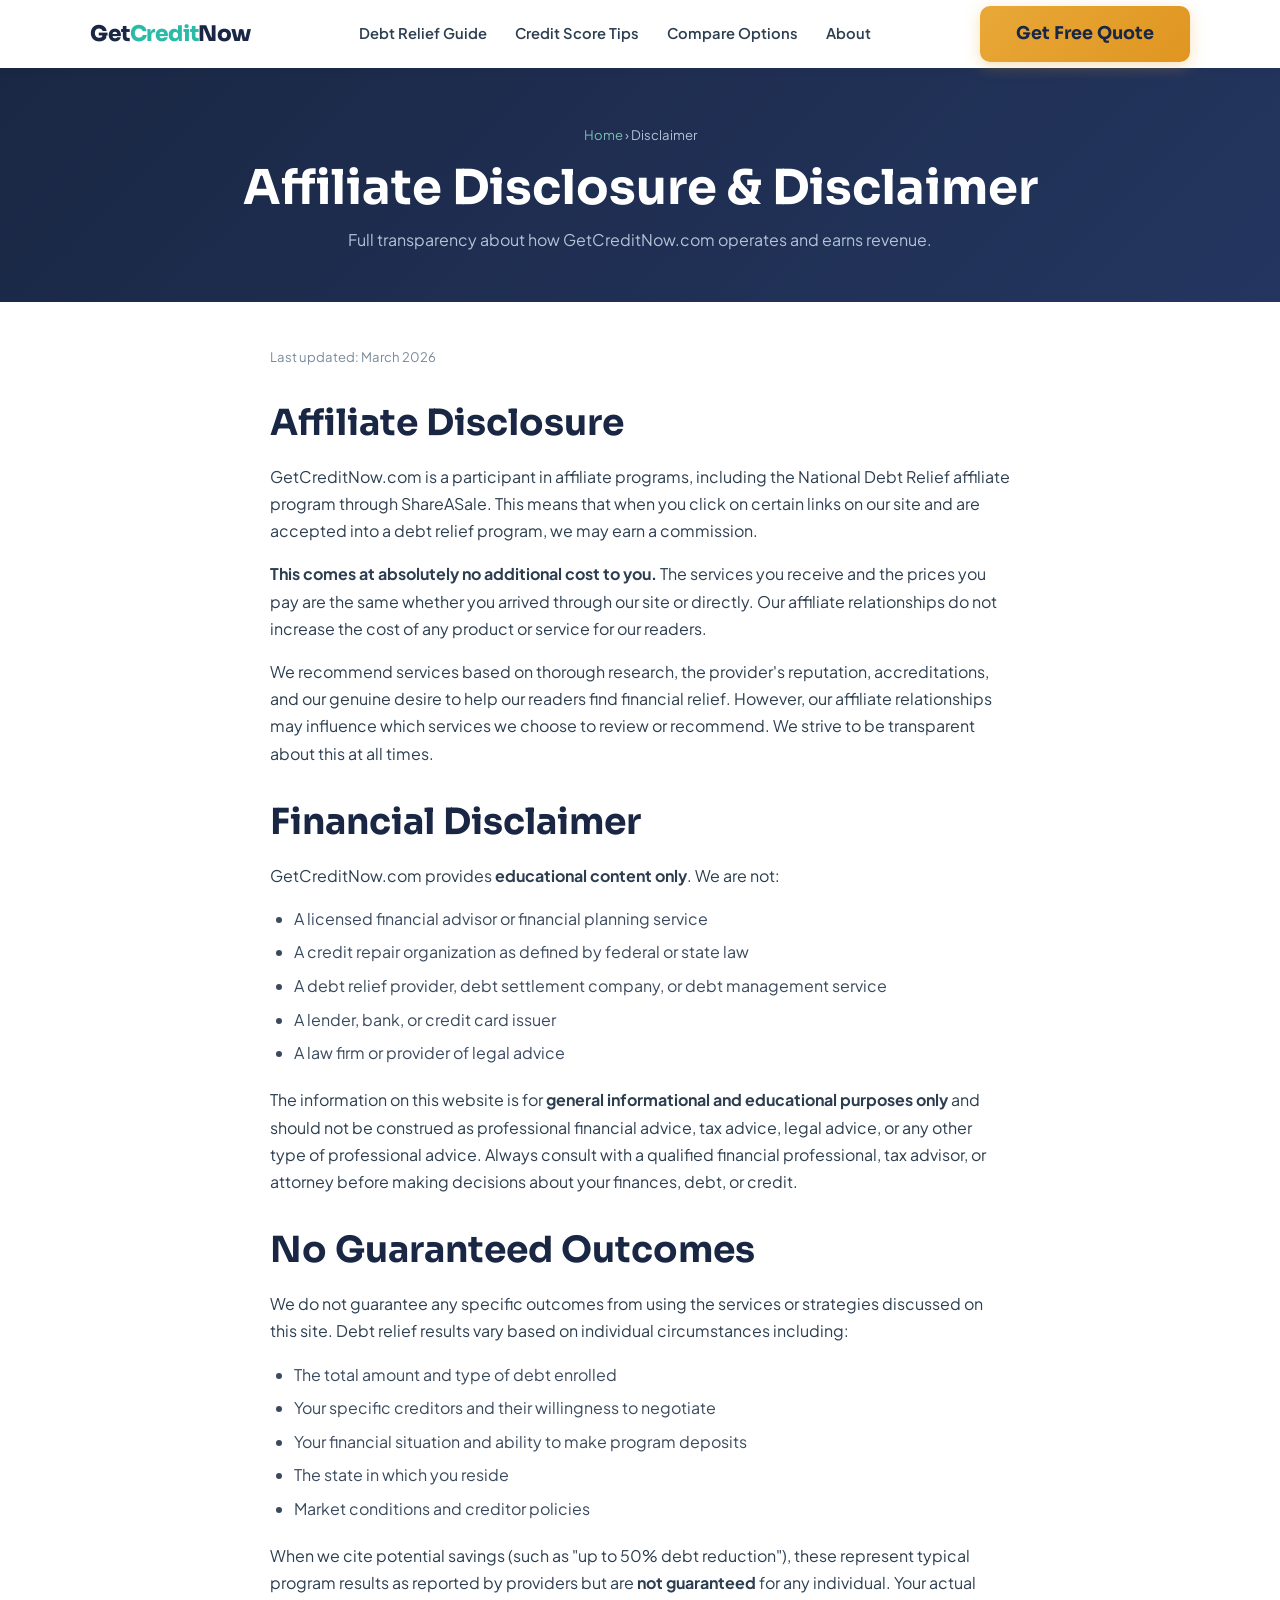
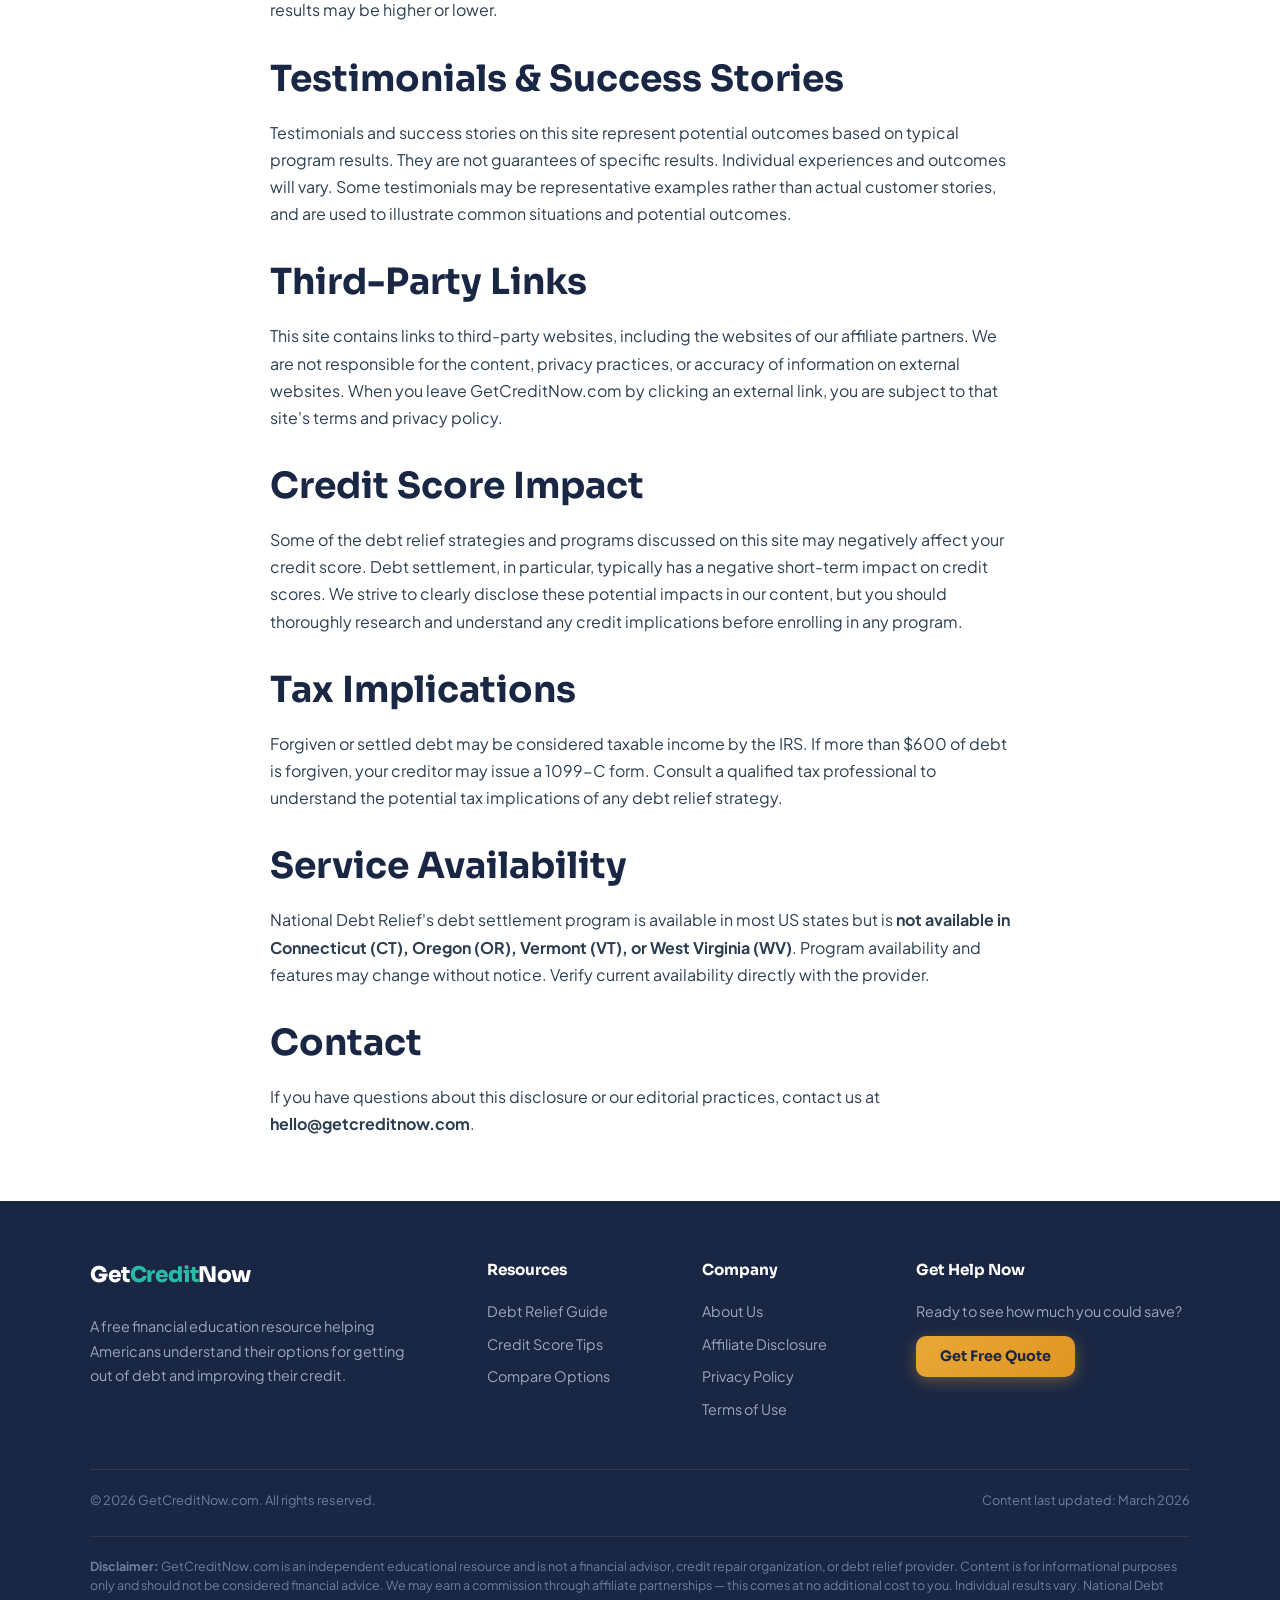
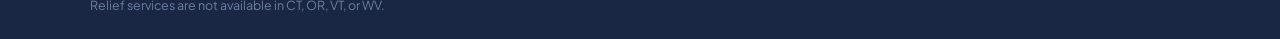
<file: disclaimer.html>
<!DOCTYPE html>
<html lang="en">
<head>
  <meta charset="UTF-8">
  <meta name="viewport" content="width=device-width, initial-scale=1.0">
  <title>Affiliate Disclosure &amp; Disclaimer | GetCreditNow</title>
  <meta name="description" content="Full affiliate disclosure and financial disclaimers for GetCreditNow.com. Transparency about how we earn revenue and the limitations of our content.">
  <link rel="canonical" href="https://getcreditnow.com/disclaimer.html">
  <meta property="og:title" content="Affiliate Disclosure & Disclaimer | GetCreditNow">
  <meta property="og:url" content="https://getcreditnow.com/disclaimer.html">
  <meta property="og:type" content="website">
  <meta name="twitter:card" content="summary">
  <link rel="preconnect" href="https://fonts.googleapis.com">
  <link rel="preconnect" href="https://fonts.gstatic.com" crossorigin>
  <link href="https://fonts.googleapis.com/css2?family=Plus+Jakarta+Sans:wght@400;600;700&family=Sora:wght@600;700;800&display=swap" rel="stylesheet">
  <link rel="stylesheet" href="styles.css">
  <script async defer src='https://app.visitortracking.com/assets/js/tracer.js'></script>
  <script>
  function init_tracer() {
     var tracer = new Tracer({
     websiteId : "0541ea32-abd9-43bc-aecb-bed1b82d1efe",
     async : true,
     debug : false });
   }
  </script>
</head>
<body>

  <header class="site-header">
    <nav class="container nav" aria-label="Main navigation">
      <a href="index.html" class="nav__logo">Get<span>Credit</span>Now</a>
      <div class="nav__links">
        <a href="debt-relief-guide.html">Debt Relief Guide</a>
        <a href="improve-credit-score.html">Credit Score Tips</a>
        <a href="debt-consolidation-vs-settlement.html">Compare Options</a>
        <a href="about.html">About</a>
      </div>
      <a href="https://www.nationaldebtrelief.com/?utm_source=getcreditnow&utm_medium=affiliate&aid=YOURAID" class="btn btn--primary nav__cta" rel="nofollow noopener sponsored" target="_blank">Get Free Quote</a>
      <button class="nav__toggle" aria-label="Toggle menu" aria-expanded="false">
        <span></span><span></span><span></span>
      </button>
    </nav>
    <div class="nav__mobile">
      <a href="debt-relief-guide.html">Debt Relief Guide</a>
      <a href="improve-credit-score.html">Credit Score Tips</a>
      <a href="debt-consolidation-vs-settlement.html">Compare Options</a>
      <a href="about.html">About</a>
      <a href="https://www.nationaldebtrelief.com/?utm_source=getcreditnow&utm_medium=affiliate&aid=YOURAID" class="btn btn--primary" rel="nofollow noopener sponsored" target="_blank">Get Free Quote</a>
    </div>
  </header>

  <main>
    <section class="page-hero">
      <div class="container">
        <div class="breadcrumbs"><a href="index.html">Home</a> &rsaquo; Disclaimer</div>
        <h1>Affiliate Disclosure &amp; Disclaimer</h1>
        <p>Full transparency about how GetCreditNow.com operates and earns revenue.</p>
      </div>
    </section>

    <article class="content-body">
      <div class="container">
        <p class="last-updated">Last updated: March 2026</p>

        <h2>Affiliate Disclosure</h2>

        <p>GetCreditNow.com is a participant in affiliate programs, including the National Debt Relief affiliate program through ShareASale. This means that when you click on certain links on our site and are accepted into a debt relief program, we may earn a commission.</p>

        <p><strong>This comes at absolutely no additional cost to you.</strong> The services you receive and the prices you pay are the same whether you arrived through our site or directly. Our affiliate relationships do not increase the cost of any product or service for our readers.</p>

        <p>We recommend services based on thorough research, the provider's reputation, accreditations, and our genuine desire to help our readers find financial relief. However, our affiliate relationships may influence which services we choose to review or recommend. We strive to be transparent about this at all times.</p>

        <h2>Financial Disclaimer</h2>

        <p>GetCreditNow.com provides <strong>educational content only</strong>. We are not:</p>

        <ul>
          <li>A licensed financial advisor or financial planning service</li>
          <li>A credit repair organization as defined by federal or state law</li>
          <li>A debt relief provider, debt settlement company, or debt management service</li>
          <li>A lender, bank, or credit card issuer</li>
          <li>A law firm or provider of legal advice</li>
        </ul>

        <p>The information on this website is for <strong>general informational and educational purposes only</strong> and should not be construed as professional financial advice, tax advice, legal advice, or any other type of professional advice. Always consult with a qualified financial professional, tax advisor, or attorney before making decisions about your finances, debt, or credit.</p>

        <h2>No Guaranteed Outcomes</h2>

        <p>We do not guarantee any specific outcomes from using the services or strategies discussed on this site. Debt relief results vary based on individual circumstances including:</p>

        <ul>
          <li>The total amount and type of debt enrolled</li>
          <li>Your specific creditors and their willingness to negotiate</li>
          <li>Your financial situation and ability to make program deposits</li>
          <li>The state in which you reside</li>
          <li>Market conditions and creditor policies</li>
        </ul>

        <p>When we cite potential savings (such as "up to 50% debt reduction"), these represent typical program results as reported by providers but are <strong>not guaranteed</strong> for any individual. Your actual results may be higher or lower.</p>

        <h2>Testimonials &amp; Success Stories</h2>

        <p>Testimonials and success stories on this site represent potential outcomes based on typical program results. They are not guarantees of specific results. Individual experiences and outcomes will vary. Some testimonials may be representative examples rather than actual customer stories, and are used to illustrate common situations and potential outcomes.</p>

        <h2>Third-Party Links</h2>

        <p>This site contains links to third-party websites, including the websites of our affiliate partners. We are not responsible for the content, privacy practices, or accuracy of information on external websites. When you leave GetCreditNow.com by clicking an external link, you are subject to that site's terms and privacy policy.</p>

        <h2>Credit Score Impact</h2>

        <p>Some of the debt relief strategies and programs discussed on this site may negatively affect your credit score. Debt settlement, in particular, typically has a negative short-term impact on credit scores. We strive to clearly disclose these potential impacts in our content, but you should thoroughly research and understand any credit implications before enrolling in any program.</p>

        <h2>Tax Implications</h2>

        <p>Forgiven or settled debt may be considered taxable income by the IRS. If more than $600 of debt is forgiven, your creditor may issue a 1099-C form. Consult a qualified tax professional to understand the potential tax implications of any debt relief strategy.</p>

        <h2>Service Availability</h2>

        <p>National Debt Relief's debt settlement program is available in most US states but is <strong>not available in Connecticut (CT), Oregon (OR), Vermont (VT), or West Virginia (WV)</strong>. Program availability and features may change without notice. Verify current availability directly with the provider.</p>

        <h2>Contact</h2>

        <p>If you have questions about this disclosure or our editorial practices, contact us at <strong>hello@getcreditnow.com</strong>.</p>
      </div>
    </article>
  </main>

  <footer class="site-footer">
    <div class="container">
      <div class="footer__grid">
        <div class="footer__brand">
          <a href="index.html" class="nav__logo">Get<span>Credit</span>Now</a>
          <p style="margin-top:.5rem;">A free financial education resource helping Americans understand their options for getting out of debt and improving their credit.</p>
        </div>
        <div>
          <div class="footer__heading">Resources</div>
          <ul>
            <li><a href="debt-relief-guide.html">Debt Relief Guide</a></li>
            <li><a href="improve-credit-score.html">Credit Score Tips</a></li>
            <li><a href="debt-consolidation-vs-settlement.html">Compare Options</a></li>
          </ul>
        </div>
        <div>
          <div class="footer__heading">Company</div>
          <ul>
            <li><a href="about.html">About Us</a></li>
            <li><a href="disclaimer.html">Affiliate Disclosure</a></li>
            <li><a href="privacy.html">Privacy Policy</a></li>
            <li><a href="terms.html">Terms of Use</a></li>
          </ul>
        </div>
        <div>
          <div class="footer__heading">Get Help Now</div>
          <p style="margin-bottom:.75rem;">Ready to see how much you could save?</p>
          <a href="https://www.nationaldebtrelief.com/?utm_source=getcreditnow&utm_medium=affiliate&aid=YOURAID" class="btn btn--primary" style="font-size:.9rem;padding:.7rem 1.5rem;" rel="nofollow noopener sponsored" target="_blank">Get Free Quote</a>
        </div>
      </div>
      <div class="footer__bottom">
        <span>&copy; 2026 GetCreditNow.com. All rights reserved.</span>
        <span>Content last updated: March 2026</span>
      </div>
      <div class="footer__disclaimer">
        <strong>Disclaimer:</strong> GetCreditNow.com is an independent educational resource and is not a financial advisor, credit repair organization, or debt relief provider. Content is for informational purposes only and should not be considered financial advice. We may earn a commission through affiliate partnerships — this comes at no additional cost to you. Individual results vary. National Debt Relief services are not available in CT, OR, VT, or WV.
      </div>
    </div>
  </footer>

  <script>
    (function(){var t=document.querySelector('.nav__toggle'),m=document.querySelector('.nav__mobile');if(t&&m){t.addEventListener('click',function(){var o=t.classList.toggle('open');m.classList.toggle('open');t.setAttribute('aria-expanded',o);})}})();
  </script>
</body>
</html>
</file>
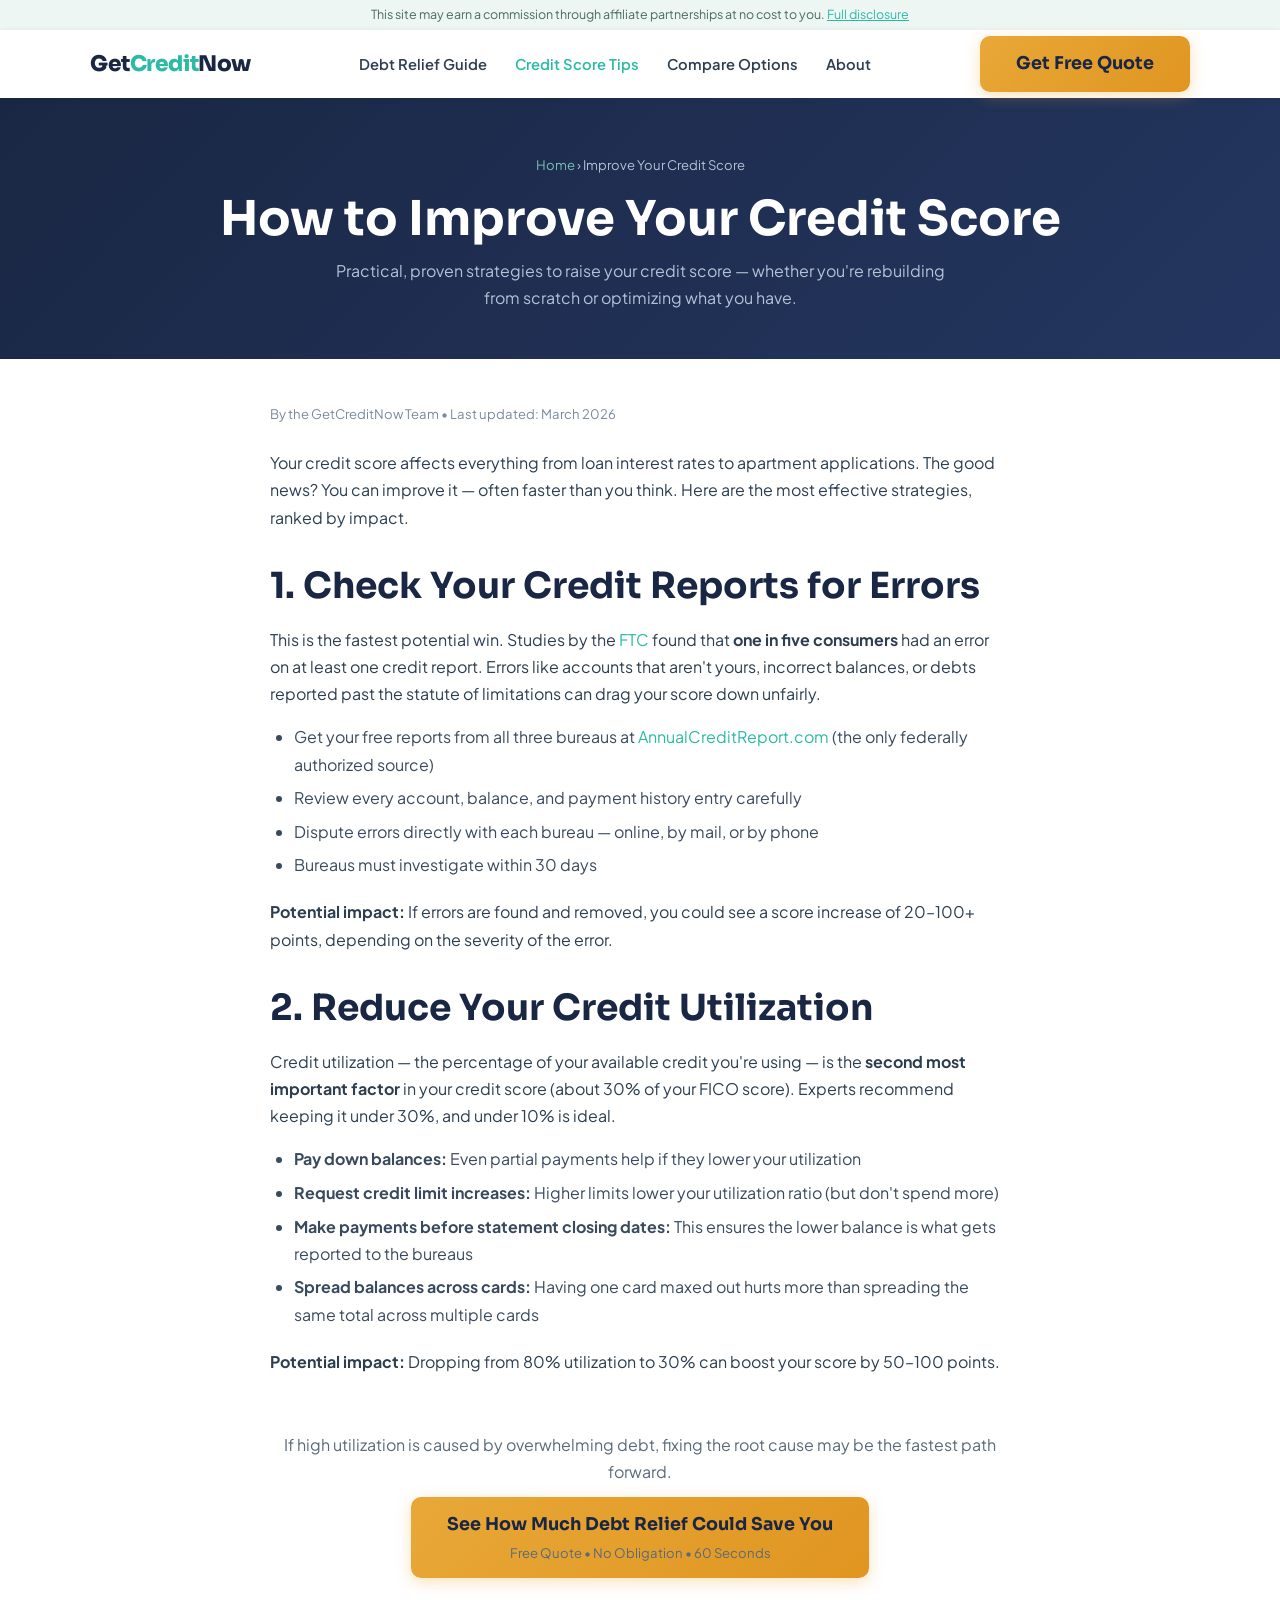
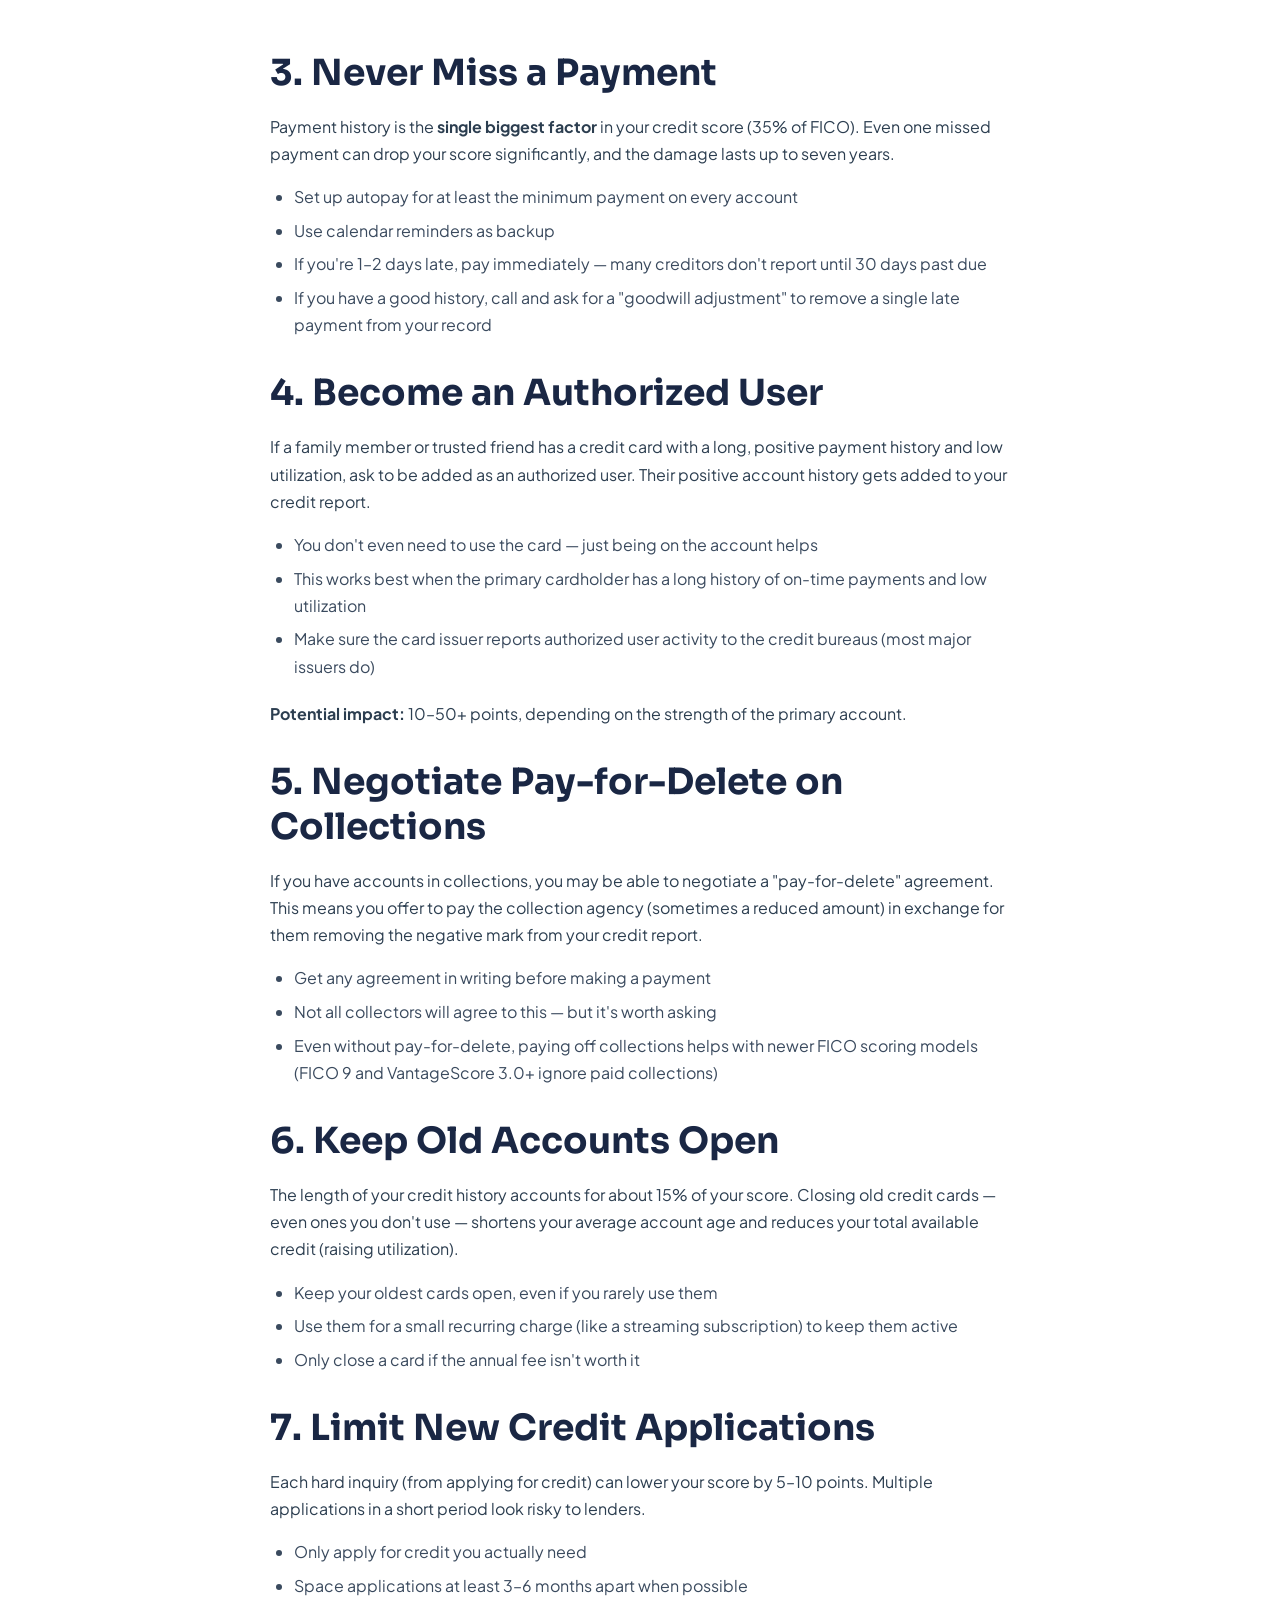
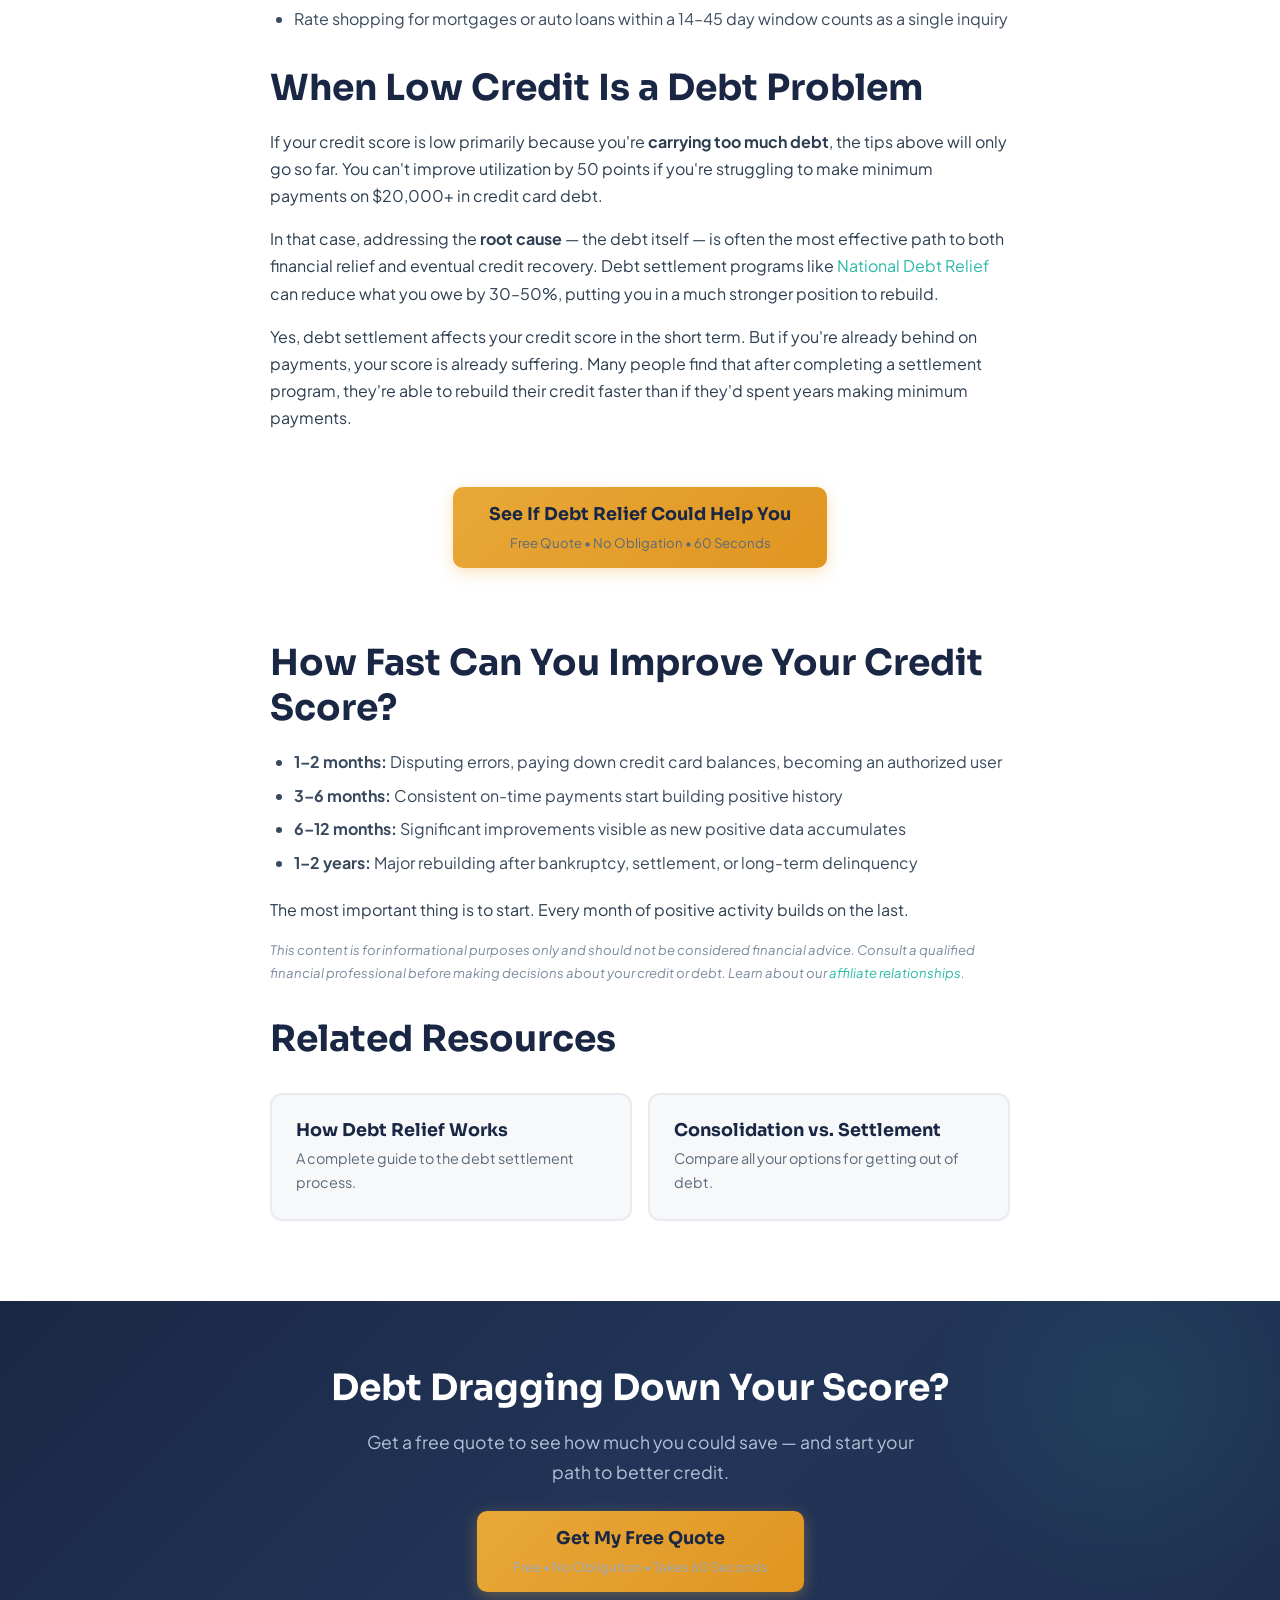
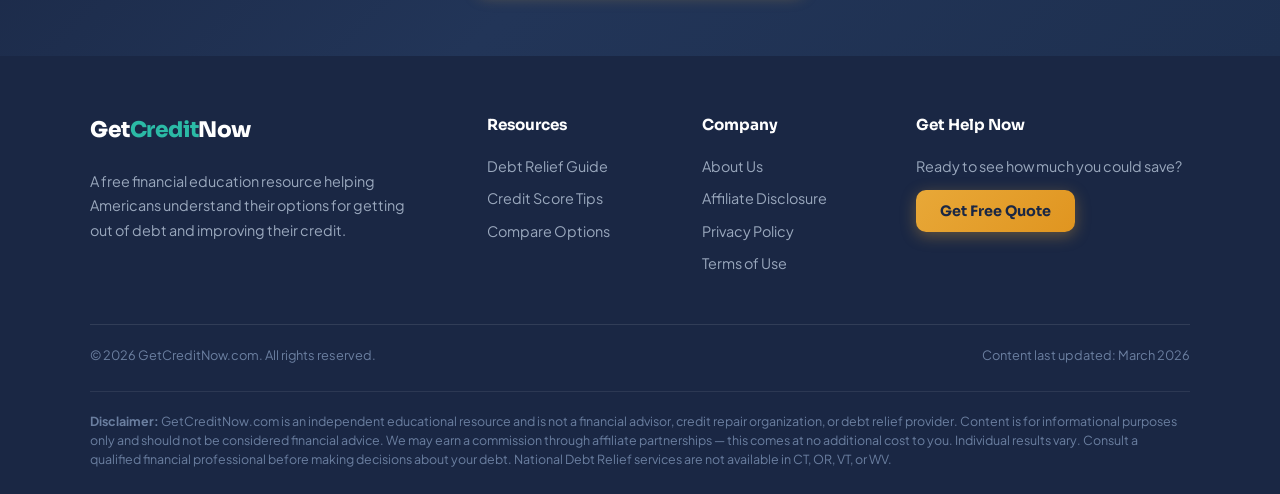
<file: improve-credit-score.html>
<!DOCTYPE html>
<html lang="en">
<head>
  <meta charset="UTF-8">
  <meta name="viewport" content="width=device-width, initial-scale=1.0">
  <title>How to Improve Your Credit Score — Proven Tips | GetCreditNow</title>
  <meta name="description" content="Actionable steps to raise your credit score, from disputing errors to reducing utilization. Learn what actually works and how to rebuild credit.">
  <link rel="canonical" href="https://getcreditnow.com/improve-credit-score.html">
  <meta property="og:title" content="How to Improve Your Credit Score — Proven Tips">
  <meta property="og:description" content="Actionable steps to raise your credit score. Learn what actually works and how fast you can see results.">
  <meta property="og:url" content="https://getcreditnow.com/improve-credit-score.html">
  <meta property="og:type" content="article">
  <meta name="twitter:card" content="summary">
  <link rel="preconnect" href="https://fonts.googleapis.com">
  <link rel="preconnect" href="https://fonts.gstatic.com" crossorigin>
  <link href="https://fonts.googleapis.com/css2?family=Plus+Jakarta+Sans:wght@400;600;700&family=Sora:wght@600;700;800&display=swap" rel="stylesheet">
  <link rel="stylesheet" href="styles.css">

  <script type="application/ld+json">
  {
    "@context": "https://schema.org",
    "@type": "BreadcrumbList",
    "itemListElement": [
      { "@type": "ListItem", "position": 1, "name": "Home", "item": "https://getcreditnow.com/" },
      { "@type": "ListItem", "position": 2, "name": "Improve Your Credit Score", "item": "https://getcreditnow.com/improve-credit-score.html" }
    ]
  }
  </script>
  <script async defer src='https://app.visitortracking.com/assets/js/tracer.js'></script>
  <script>
  function init_tracer() {
     var tracer = new Tracer({
     websiteId : "0541ea32-abd9-43bc-aecb-bed1b82d1efe",
     async : true,
     debug : false });
   }
  </script>
</head>
<body>

  <div class="disclosure-bar">
    This site may earn a commission through affiliate partnerships at no cost to you.
    <a href="disclaimer.html">Full disclosure</a>
  </div>

  <header class="site-header">
    <nav class="container nav" aria-label="Main navigation">
      <a href="index.html" class="nav__logo">Get<span>Credit</span>Now</a>
      <div class="nav__links">
        <a href="debt-relief-guide.html">Debt Relief Guide</a>
        <a href="improve-credit-score.html" class="active">Credit Score Tips</a>
        <a href="debt-consolidation-vs-settlement.html">Compare Options</a>
        <a href="about.html">About</a>
      </div>
      <a href="https://www.nationaldebtrelief.com/?utm_source=getcreditnow&utm_medium=affiliate&aid=YOURAID" class="btn btn--primary nav__cta" rel="nofollow noopener sponsored" target="_blank">Get Free Quote</a>
      <button class="nav__toggle" aria-label="Toggle menu" aria-expanded="false">
        <span></span><span></span><span></span>
      </button>
    </nav>
    <div class="nav__mobile">
      <a href="debt-relief-guide.html">Debt Relief Guide</a>
      <a href="improve-credit-score.html">Credit Score Tips</a>
      <a href="debt-consolidation-vs-settlement.html">Compare Options</a>
      <a href="about.html">About</a>
      <a href="https://www.nationaldebtrelief.com/?utm_source=getcreditnow&utm_medium=affiliate&aid=YOURAID" class="btn btn--primary" rel="nofollow noopener sponsored" target="_blank">Get Free Quote</a>
    </div>
  </header>

  <main>
    <section class="page-hero">
      <div class="container">
        <div class="breadcrumbs"><a href="index.html">Home</a> &rsaquo; Improve Your Credit Score</div>
        <h1>How to Improve Your Credit Score</h1>
        <p>Practical, proven strategies to raise your credit score — whether you're rebuilding from scratch or optimizing what you have.</p>
      </div>
    </section>

    <article class="content-body">
      <div class="container">
        <p class="last-updated">By the GetCreditNow Team &bull; Last updated: March 2026</p>

        <p>Your credit score affects everything from loan interest rates to apartment applications. The good news? You can improve it — often faster than you think. Here are the most effective strategies, ranked by impact.</p>

        <h2>1. Check Your Credit Reports for Errors</h2>

        <p>This is the fastest potential win. Studies by the <a href="https://www.ftc.gov" target="_blank" rel="noopener">FTC</a> found that <strong>one in five consumers</strong> had an error on at least one credit report. Errors like accounts that aren't yours, incorrect balances, or debts reported past the statute of limitations can drag your score down unfairly.</p>

        <ul>
          <li>Get your free reports from all three bureaus at <a href="https://www.annualcreditreport.com" target="_blank" rel="noopener">AnnualCreditReport.com</a> (the only federally authorized source)</li>
          <li>Review every account, balance, and payment history entry carefully</li>
          <li>Dispute errors directly with each bureau — online, by mail, or by phone</li>
          <li>Bureaus must investigate within 30 days</li>
        </ul>

        <p><strong>Potential impact:</strong> If errors are found and removed, you could see a score increase of 20–100+ points, depending on the severity of the error.</p>

        <h2>2. Reduce Your Credit Utilization</h2>

        <p>Credit utilization — the percentage of your available credit you're using — is the <strong>second most important factor</strong> in your credit score (about 30% of your FICO score). Experts recommend keeping it under 30%, and under 10% is ideal.</p>

        <ul>
          <li><strong>Pay down balances:</strong> Even partial payments help if they lower your utilization</li>
          <li><strong>Request credit limit increases:</strong> Higher limits lower your utilization ratio (but don't spend more)</li>
          <li><strong>Make payments before statement closing dates:</strong> This ensures the lower balance is what gets reported to the bureaus</li>
          <li><strong>Spread balances across cards:</strong> Having one card maxed out hurts more than spreading the same total across multiple cards</li>
        </ul>

        <p><strong>Potential impact:</strong> Dropping from 80% utilization to 30% can boost your score by 50–100 points.</p>

        <div class="cta-block">
          <p style="color:#5a6a7a;margin-bottom:.75rem;">If high utilization is caused by overwhelming debt, fixing the root cause may be the fastest path forward.</p>
          <a href="https://www.nationaldebtrelief.com/?utm_source=getcreditnow&utm_medium=affiliate&aid=YOURAID" class="btn btn--primary" rel="nofollow noopener sponsored" target="_blank">
            See How Much Debt Relief Could Save You
            <span class="btn-sub">Free Quote &bull; No Obligation &bull; 60 Seconds</span>
          </a>
        </div>

        <h2>3. Never Miss a Payment</h2>

        <p>Payment history is the <strong>single biggest factor</strong> in your credit score (35% of FICO). Even one missed payment can drop your score significantly, and the damage lasts up to seven years.</p>

        <ul>
          <li>Set up autopay for at least the minimum payment on every account</li>
          <li>Use calendar reminders as backup</li>
          <li>If you're 1–2 days late, pay immediately — many creditors don't report until 30 days past due</li>
          <li>If you have a good history, call and ask for a "goodwill adjustment" to remove a single late payment from your record</li>
        </ul>

        <h2>4. Become an Authorized User</h2>

        <p>If a family member or trusted friend has a credit card with a long, positive payment history and low utilization, ask to be added as an authorized user. Their positive account history gets added to your credit report.</p>

        <ul>
          <li>You don't even need to use the card — just being on the account helps</li>
          <li>This works best when the primary cardholder has a long history of on-time payments and low utilization</li>
          <li>Make sure the card issuer reports authorized user activity to the credit bureaus (most major issuers do)</li>
        </ul>

        <p><strong>Potential impact:</strong> 10–50+ points, depending on the strength of the primary account.</p>

        <h2>5. Negotiate Pay-for-Delete on Collections</h2>

        <p>If you have accounts in collections, you may be able to negotiate a "pay-for-delete" agreement. This means you offer to pay the collection agency (sometimes a reduced amount) in exchange for them removing the negative mark from your credit report.</p>

        <ul>
          <li>Get any agreement in writing before making a payment</li>
          <li>Not all collectors will agree to this — but it's worth asking</li>
          <li>Even without pay-for-delete, paying off collections helps with newer FICO scoring models (FICO 9 and VantageScore 3.0+ ignore paid collections)</li>
        </ul>

        <h2>6. Keep Old Accounts Open</h2>

        <p>The length of your credit history accounts for about 15% of your score. Closing old credit cards — even ones you don't use — shortens your average account age and reduces your total available credit (raising utilization).</p>

        <ul>
          <li>Keep your oldest cards open, even if you rarely use them</li>
          <li>Use them for a small recurring charge (like a streaming subscription) to keep them active</li>
          <li>Only close a card if the annual fee isn't worth it</li>
        </ul>

        <h2>7. Limit New Credit Applications</h2>

        <p>Each hard inquiry (from applying for credit) can lower your score by 5–10 points. Multiple applications in a short period look risky to lenders.</p>

        <ul>
          <li>Only apply for credit you actually need</li>
          <li>Space applications at least 3–6 months apart when possible</li>
          <li>Rate shopping for mortgages or auto loans within a 14–45 day window counts as a single inquiry</li>
        </ul>

        <h2>When Low Credit Is a Debt Problem</h2>

        <p>If your credit score is low primarily because you're <strong>carrying too much debt</strong>, the tips above will only go so far. You can't improve utilization by 50 points if you're struggling to make minimum payments on $20,000+ in credit card debt.</p>

        <p>In that case, addressing the <strong>root cause</strong> — the debt itself — is often the most effective path to both financial relief and eventual credit recovery. Debt settlement programs like <a href="https://www.nationaldebtrelief.com/?utm_source=getcreditnow&utm_medium=affiliate&aid=YOURAID" rel="nofollow noopener sponsored" target="_blank">National Debt Relief</a> can reduce what you owe by 30–50%, putting you in a much stronger position to rebuild.</p>

        <p>Yes, debt settlement affects your credit score in the short term. But if you're already behind on payments, your score is already suffering. Many people find that after completing a settlement program, they're able to rebuild their credit faster than if they'd spent years making minimum payments.</p>

        <div class="cta-block">
          <a href="https://www.nationaldebtrelief.com/?utm_source=getcreditnow&utm_medium=affiliate&aid=YOURAID" class="btn btn--primary" rel="nofollow noopener sponsored" target="_blank">
            See If Debt Relief Could Help You
            <span class="btn-sub">Free Quote &bull; No Obligation &bull; 60 Seconds</span>
          </a>
        </div>

        <h2>How Fast Can You Improve Your Credit Score?</h2>

        <ul>
          <li><strong>1–2 months:</strong> Disputing errors, paying down credit card balances, becoming an authorized user</li>
          <li><strong>3–6 months:</strong> Consistent on-time payments start building positive history</li>
          <li><strong>6–12 months:</strong> Significant improvements visible as new positive data accumulates</li>
          <li><strong>1–2 years:</strong> Major rebuilding after bankruptcy, settlement, or long-term delinquency</li>
        </ul>

        <p>The most important thing is to start. Every month of positive activity builds on the last.</p>

        <p style="font-size:.82rem;color:#7a8a9e;"><em>This content is for informational purposes only and should not be considered financial advice. Consult a qualified financial professional before making decisions about your credit or debt. Learn about our <a href="disclaimer.html">affiliate relationships</a>.</em></p>

        <h2>Related Resources</h2>
        <div class="link-cards">
          <a href="debt-relief-guide.html" class="link-card">
            <h4>How Debt Relief Works</h4>
            <p>A complete guide to the debt settlement process.</p>
          </a>
          <a href="debt-consolidation-vs-settlement.html" class="link-card">
            <h4>Consolidation vs. Settlement</h4>
            <p>Compare all your options for getting out of debt.</p>
          </a>
        </div>
      </div>
    </article>
  </main>

  <section class="cta-banner">
    <div class="container">
      <h2>Debt Dragging Down Your Score?</h2>
      <p>Get a free quote to see how much you could save — and start your path to better credit.</p>
      <a href="https://www.nationaldebtrelief.com/?utm_source=getcreditnow&utm_medium=affiliate&aid=YOURAID" class="btn btn--primary" rel="nofollow noopener sponsored" target="_blank">
        Get My Free Quote
        <span class="btn-sub">Free &bull; No Obligation &bull; Takes 60 Seconds</span>
      </a>
    </div>
  </section>

  <footer class="site-footer">
    <div class="container">
      <div class="footer__grid">
        <div class="footer__brand">
          <a href="index.html" class="nav__logo">Get<span>Credit</span>Now</a>
          <p style="margin-top:.5rem;">A free financial education resource helping Americans understand their options for getting out of debt and improving their credit.</p>
        </div>
        <div>
          <div class="footer__heading">Resources</div>
          <ul>
            <li><a href="debt-relief-guide.html">Debt Relief Guide</a></li>
            <li><a href="improve-credit-score.html">Credit Score Tips</a></li>
            <li><a href="debt-consolidation-vs-settlement.html">Compare Options</a></li>
          </ul>
        </div>
        <div>
          <div class="footer__heading">Company</div>
          <ul>
            <li><a href="about.html">About Us</a></li>
            <li><a href="disclaimer.html">Affiliate Disclosure</a></li>
            <li><a href="privacy.html">Privacy Policy</a></li>
            <li><a href="terms.html">Terms of Use</a></li>
          </ul>
        </div>
        <div>
          <div class="footer__heading">Get Help Now</div>
          <p style="margin-bottom:.75rem;">Ready to see how much you could save?</p>
          <a href="https://www.nationaldebtrelief.com/?utm_source=getcreditnow&utm_medium=affiliate&aid=YOURAID" class="btn btn--primary" style="font-size:.9rem;padding:.7rem 1.5rem;" rel="nofollow noopener sponsored" target="_blank">Get Free Quote</a>
        </div>
      </div>
      <div class="footer__bottom">
        <span>&copy; 2026 GetCreditNow.com. All rights reserved.</span>
        <span>Content last updated: March 2026</span>
      </div>
      <div class="footer__disclaimer">
        <strong>Disclaimer:</strong> GetCreditNow.com is an independent educational resource and is not a financial advisor, credit repair organization, or debt relief provider. Content is for informational purposes only and should not be considered financial advice. We may earn a commission through affiliate partnerships — this comes at no additional cost to you. Individual results vary. Consult a qualified financial professional before making decisions about your debt. National Debt Relief services are not available in CT, OR, VT, or WV.
      </div>
    </div>
  </footer>

  <div class="mobile-cta" id="mobile-cta" aria-hidden="true">
    <a href="https://www.nationaldebtrelief.com/?utm_source=getcreditnow&utm_medium=affiliate&aid=YOURAID" class="btn btn--primary" rel="nofollow noopener sponsored" target="_blank">Get My Free Quote — 60 Seconds</a>
  </div>

  <script>
    (function(){var t=document.querySelector('.nav__toggle'),m=document.querySelector('.nav__mobile');if(t&&m){t.addEventListener('click',function(){var o=t.classList.toggle('open');m.classList.toggle('open');t.setAttribute('aria-expanded',o);})}})();
    (function(){var c=document.getElementById('mobile-cta'),h=document.querySelector('.page-hero');if(c&&h){var s=false;window.addEventListener('scroll',function(){var b=h.getBoundingClientRect().bottom;if(b<0&&!s){c.classList.add('visible');c.setAttribute('aria-hidden','false');s=true}else if(b>=0&&s){c.classList.remove('visible');c.setAttribute('aria-hidden','true');s=false}},{passive:true})}})();
  </script>
</body>
</html>
</file>
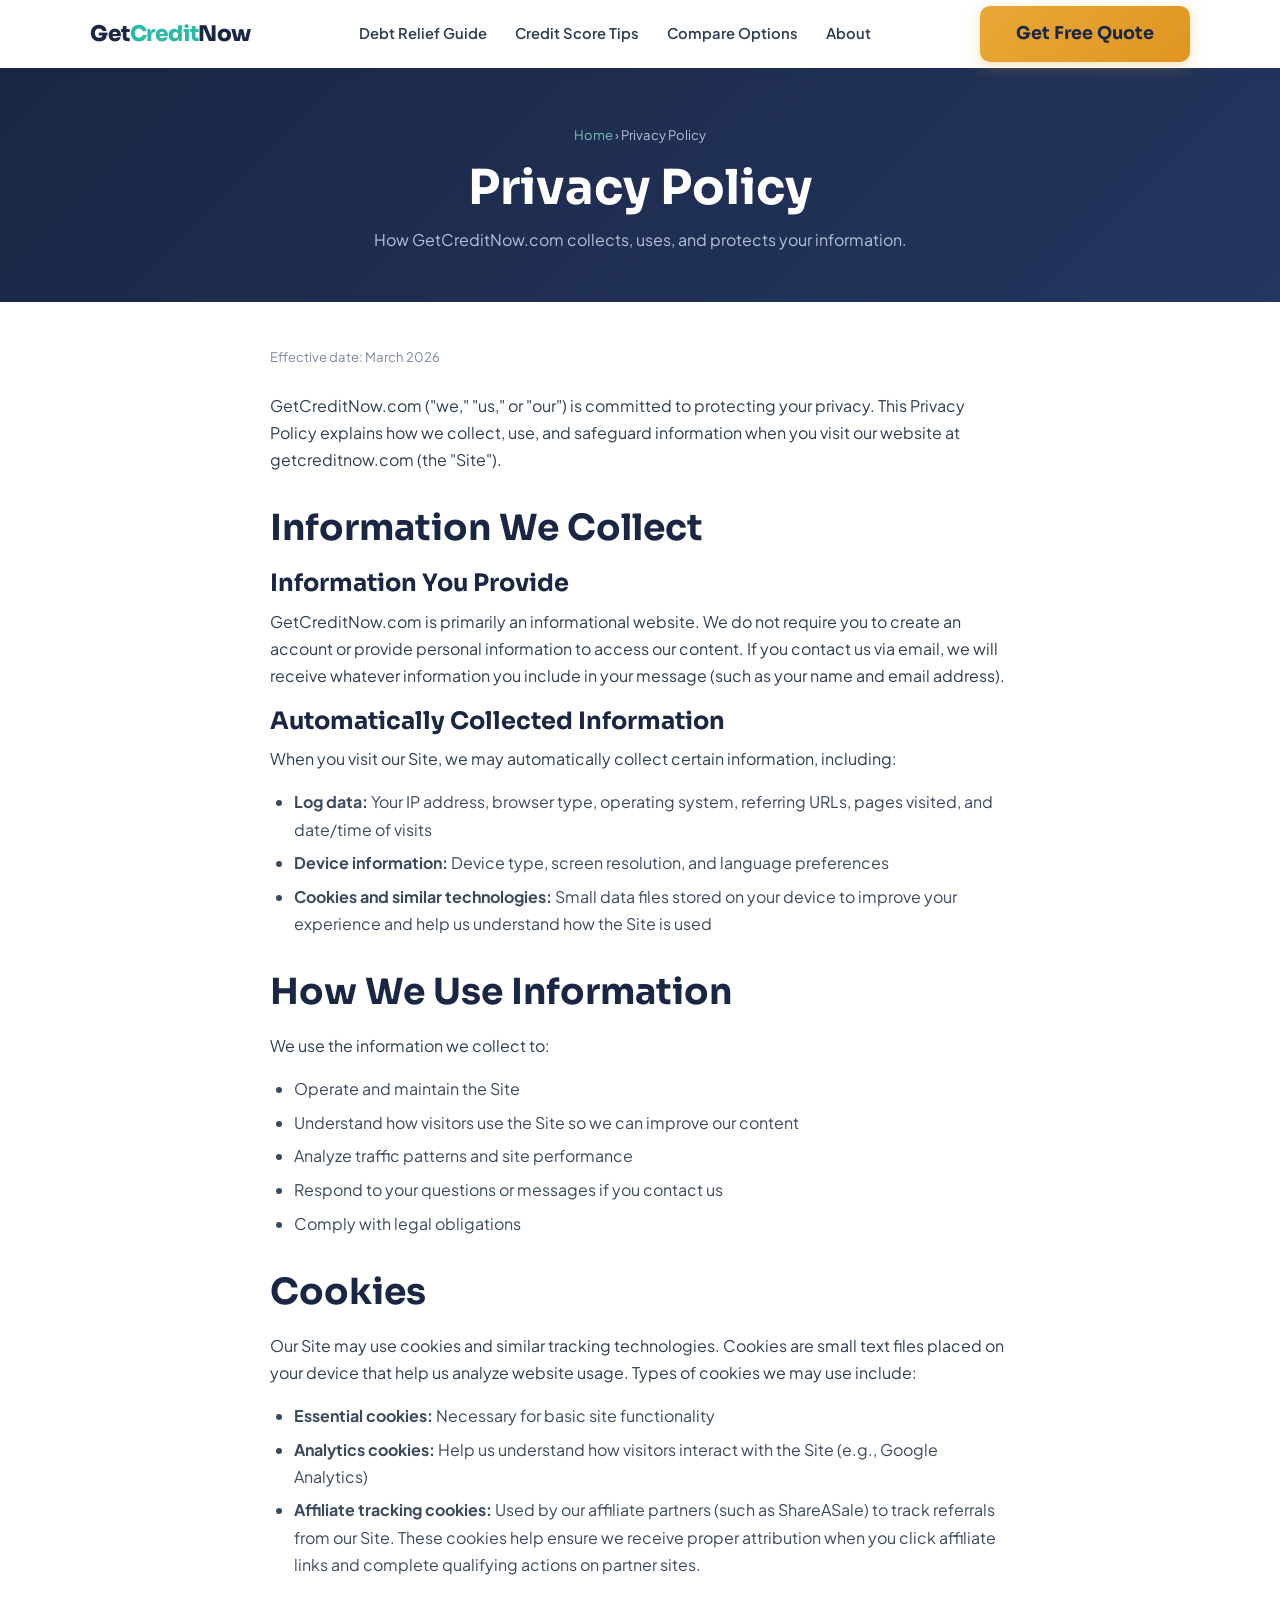
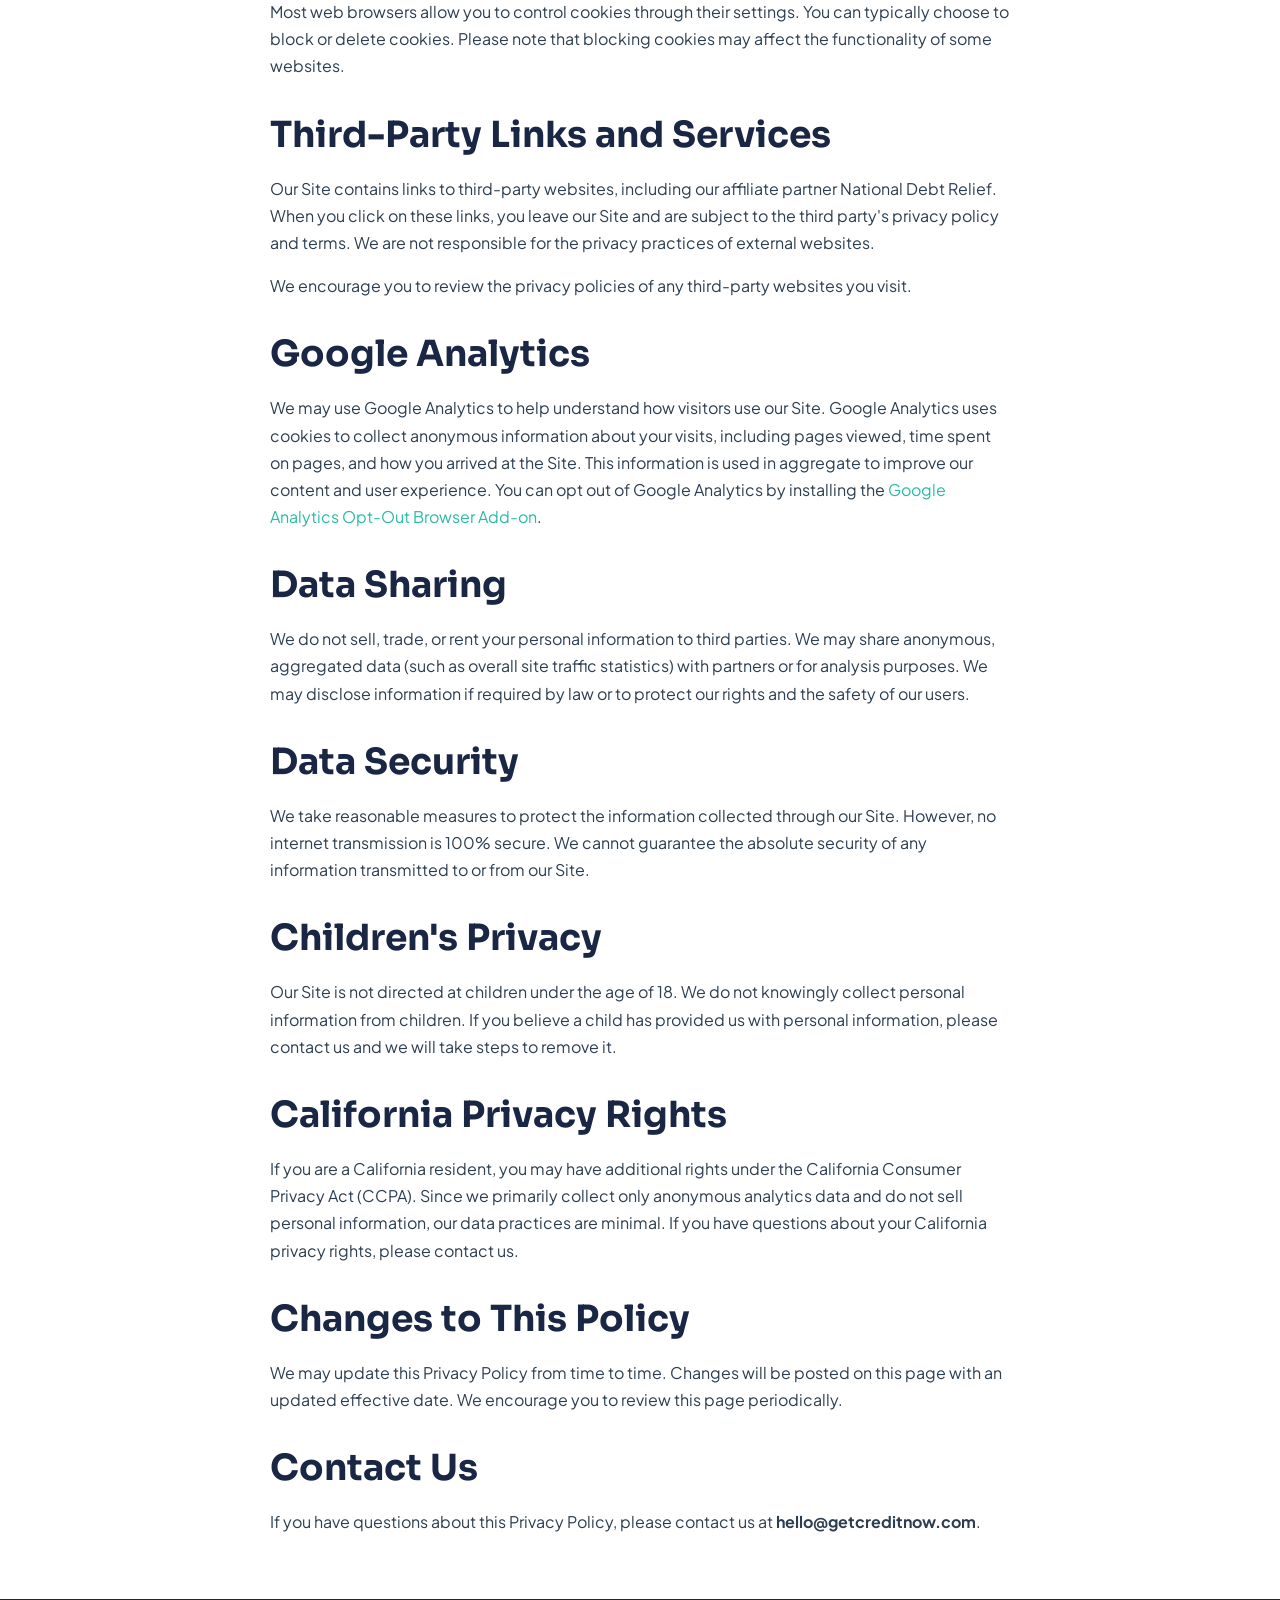
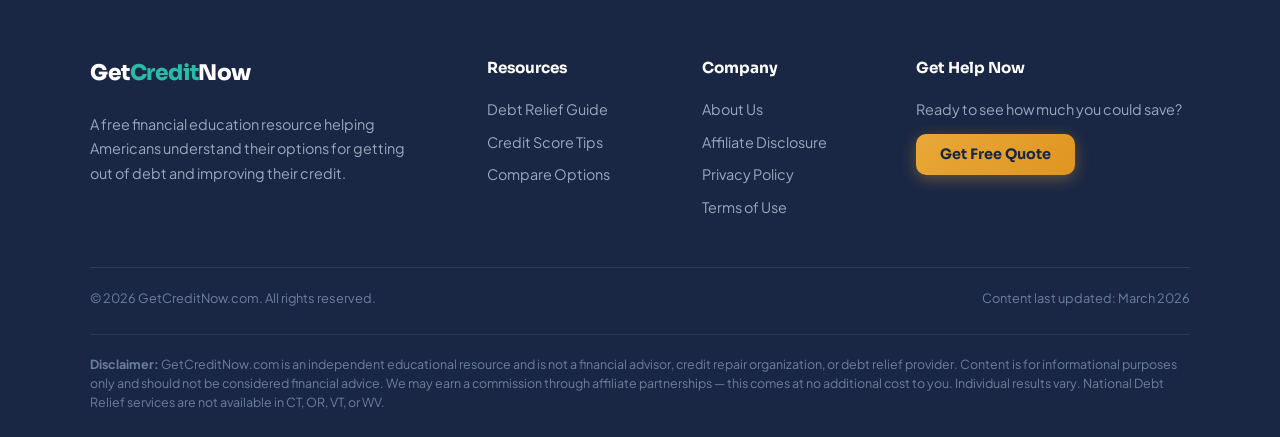
<file: privacy.html>
<!DOCTYPE html>
<html lang="en">
<head>
  <meta charset="UTF-8">
  <meta name="viewport" content="width=device-width, initial-scale=1.0">
  <title>Privacy Policy | GetCreditNow</title>
  <meta name="description" content="Privacy policy for GetCreditNow.com. Learn how we handle your data, cookies, and third-party links.">
  <link rel="canonical" href="https://getcreditnow.com/privacy.html">
  <meta property="og:title" content="Privacy Policy | GetCreditNow">
  <meta property="og:url" content="https://getcreditnow.com/privacy.html">
  <meta property="og:type" content="website">
  <meta name="twitter:card" content="summary">
  <link rel="preconnect" href="https://fonts.googleapis.com">
  <link rel="preconnect" href="https://fonts.gstatic.com" crossorigin>
  <link href="https://fonts.googleapis.com/css2?family=Plus+Jakarta+Sans:wght@400;600;700&family=Sora:wght@600;700;800&display=swap" rel="stylesheet">
  <link rel="stylesheet" href="styles.css">
  <script async defer src='https://app.visitortracking.com/assets/js/tracer.js'></script>
  <script>
  function init_tracer() {
     var tracer = new Tracer({
     websiteId : "0541ea32-abd9-43bc-aecb-bed1b82d1efe",
     async : true,
     debug : false });
   }
  </script>
</head>
<body>

  <header class="site-header">
    <nav class="container nav" aria-label="Main navigation">
      <a href="index.html" class="nav__logo">Get<span>Credit</span>Now</a>
      <div class="nav__links">
        <a href="debt-relief-guide.html">Debt Relief Guide</a>
        <a href="improve-credit-score.html">Credit Score Tips</a>
        <a href="debt-consolidation-vs-settlement.html">Compare Options</a>
        <a href="about.html">About</a>
      </div>
      <a href="https://www.nationaldebtrelief.com/?utm_source=getcreditnow&utm_medium=affiliate&aid=YOURAID" class="btn btn--primary nav__cta" rel="nofollow noopener sponsored" target="_blank">Get Free Quote</a>
      <button class="nav__toggle" aria-label="Toggle menu" aria-expanded="false">
        <span></span><span></span><span></span>
      </button>
    </nav>
    <div class="nav__mobile">
      <a href="debt-relief-guide.html">Debt Relief Guide</a>
      <a href="improve-credit-score.html">Credit Score Tips</a>
      <a href="debt-consolidation-vs-settlement.html">Compare Options</a>
      <a href="about.html">About</a>
      <a href="https://www.nationaldebtrelief.com/?utm_source=getcreditnow&utm_medium=affiliate&aid=YOURAID" class="btn btn--primary" rel="nofollow noopener sponsored" target="_blank">Get Free Quote</a>
    </div>
  </header>

  <main>
    <section class="page-hero">
      <div class="container">
        <div class="breadcrumbs"><a href="index.html">Home</a> &rsaquo; Privacy Policy</div>
        <h1>Privacy Policy</h1>
        <p>How GetCreditNow.com collects, uses, and protects your information.</p>
      </div>
    </section>

    <article class="content-body">
      <div class="container">
        <p class="last-updated">Effective date: March 2026</p>

        <p>GetCreditNow.com ("we," "us," or "our") is committed to protecting your privacy. This Privacy Policy explains how we collect, use, and safeguard information when you visit our website at getcreditnow.com (the "Site").</p>

        <h2>Information We Collect</h2>

        <h3>Information You Provide</h3>
        <p>GetCreditNow.com is primarily an informational website. We do not require you to create an account or provide personal information to access our content. If you contact us via email, we will receive whatever information you include in your message (such as your name and email address).</p>

        <h3>Automatically Collected Information</h3>
        <p>When you visit our Site, we may automatically collect certain information, including:</p>
        <ul>
          <li><strong>Log data:</strong> Your IP address, browser type, operating system, referring URLs, pages visited, and date/time of visits</li>
          <li><strong>Device information:</strong> Device type, screen resolution, and language preferences</li>
          <li><strong>Cookies and similar technologies:</strong> Small data files stored on your device to improve your experience and help us understand how the Site is used</li>
        </ul>

        <h2>How We Use Information</h2>
        <p>We use the information we collect to:</p>
        <ul>
          <li>Operate and maintain the Site</li>
          <li>Understand how visitors use the Site so we can improve our content</li>
          <li>Analyze traffic patterns and site performance</li>
          <li>Respond to your questions or messages if you contact us</li>
          <li>Comply with legal obligations</li>
        </ul>

        <h2>Cookies</h2>
        <p>Our Site may use cookies and similar tracking technologies. Cookies are small text files placed on your device that help us analyze website usage. Types of cookies we may use include:</p>
        <ul>
          <li><strong>Essential cookies:</strong> Necessary for basic site functionality</li>
          <li><strong>Analytics cookies:</strong> Help us understand how visitors interact with the Site (e.g., Google Analytics)</li>
          <li><strong>Affiliate tracking cookies:</strong> Used by our affiliate partners (such as ShareASale) to track referrals from our Site. These cookies help ensure we receive proper attribution when you click affiliate links and complete qualifying actions on partner sites.</li>
        </ul>
        <p>Most web browsers allow you to control cookies through their settings. You can typically choose to block or delete cookies. Please note that blocking cookies may affect the functionality of some websites.</p>

        <h2>Third-Party Links and Services</h2>
        <p>Our Site contains links to third-party websites, including our affiliate partner National Debt Relief. When you click on these links, you leave our Site and are subject to the third party's privacy policy and terms. We are not responsible for the privacy practices of external websites.</p>
        <p>We encourage you to review the privacy policies of any third-party websites you visit.</p>

        <h2>Google Analytics</h2>
        <p>We may use Google Analytics to help understand how visitors use our Site. Google Analytics uses cookies to collect anonymous information about your visits, including pages viewed, time spent on pages, and how you arrived at the Site. This information is used in aggregate to improve our content and user experience. You can opt out of Google Analytics by installing the <a href="https://tools.google.com/dlpage/gaoptout" target="_blank" rel="noopener">Google Analytics Opt-Out Browser Add-on</a>.</p>

        <h2>Data Sharing</h2>
        <p>We do not sell, trade, or rent your personal information to third parties. We may share anonymous, aggregated data (such as overall site traffic statistics) with partners or for analysis purposes. We may disclose information if required by law or to protect our rights and the safety of our users.</p>

        <h2>Data Security</h2>
        <p>We take reasonable measures to protect the information collected through our Site. However, no internet transmission is 100% secure. We cannot guarantee the absolute security of any information transmitted to or from our Site.</p>

        <h2>Children's Privacy</h2>
        <p>Our Site is not directed at children under the age of 18. We do not knowingly collect personal information from children. If you believe a child has provided us with personal information, please contact us and we will take steps to remove it.</p>

        <h2>California Privacy Rights</h2>
        <p>If you are a California resident, you may have additional rights under the California Consumer Privacy Act (CCPA). Since we primarily collect only anonymous analytics data and do not sell personal information, our data practices are minimal. If you have questions about your California privacy rights, please contact us.</p>

        <h2>Changes to This Policy</h2>
        <p>We may update this Privacy Policy from time to time. Changes will be posted on this page with an updated effective date. We encourage you to review this page periodically.</p>

        <h2>Contact Us</h2>
        <p>If you have questions about this Privacy Policy, please contact us at <strong>hello@getcreditnow.com</strong>.</p>
      </div>
    </article>
  </main>

  <footer class="site-footer">
    <div class="container">
      <div class="footer__grid">
        <div class="footer__brand">
          <a href="index.html" class="nav__logo">Get<span>Credit</span>Now</a>
          <p style="margin-top:.5rem;">A free financial education resource helping Americans understand their options for getting out of debt and improving their credit.</p>
        </div>
        <div>
          <div class="footer__heading">Resources</div>
          <ul>
            <li><a href="debt-relief-guide.html">Debt Relief Guide</a></li>
            <li><a href="improve-credit-score.html">Credit Score Tips</a></li>
            <li><a href="debt-consolidation-vs-settlement.html">Compare Options</a></li>
          </ul>
        </div>
        <div>
          <div class="footer__heading">Company</div>
          <ul>
            <li><a href="about.html">About Us</a></li>
            <li><a href="disclaimer.html">Affiliate Disclosure</a></li>
            <li><a href="privacy.html">Privacy Policy</a></li>
            <li><a href="terms.html">Terms of Use</a></li>
          </ul>
        </div>
        <div>
          <div class="footer__heading">Get Help Now</div>
          <p style="margin-bottom:.75rem;">Ready to see how much you could save?</p>
          <a href="https://www.nationaldebtrelief.com/?utm_source=getcreditnow&utm_medium=affiliate&aid=YOURAID" class="btn btn--primary" style="font-size:.9rem;padding:.7rem 1.5rem;" rel="nofollow noopener sponsored" target="_blank">Get Free Quote</a>
        </div>
      </div>
      <div class="footer__bottom">
        <span>&copy; 2026 GetCreditNow.com. All rights reserved.</span>
        <span>Content last updated: March 2026</span>
      </div>
      <div class="footer__disclaimer">
        <strong>Disclaimer:</strong> GetCreditNow.com is an independent educational resource and is not a financial advisor, credit repair organization, or debt relief provider. Content is for informational purposes only and should not be considered financial advice. We may earn a commission through affiliate partnerships — this comes at no additional cost to you. Individual results vary. National Debt Relief services are not available in CT, OR, VT, or WV.
      </div>
    </div>
  </footer>

  <script>
    (function(){var t=document.querySelector('.nav__toggle'),m=document.querySelector('.nav__mobile');if(t&&m){t.addEventListener('click',function(){var o=t.classList.toggle('open');m.classList.toggle('open');t.setAttribute('aria-expanded',o);})}})();
  </script>
</body>
</html>
</file>
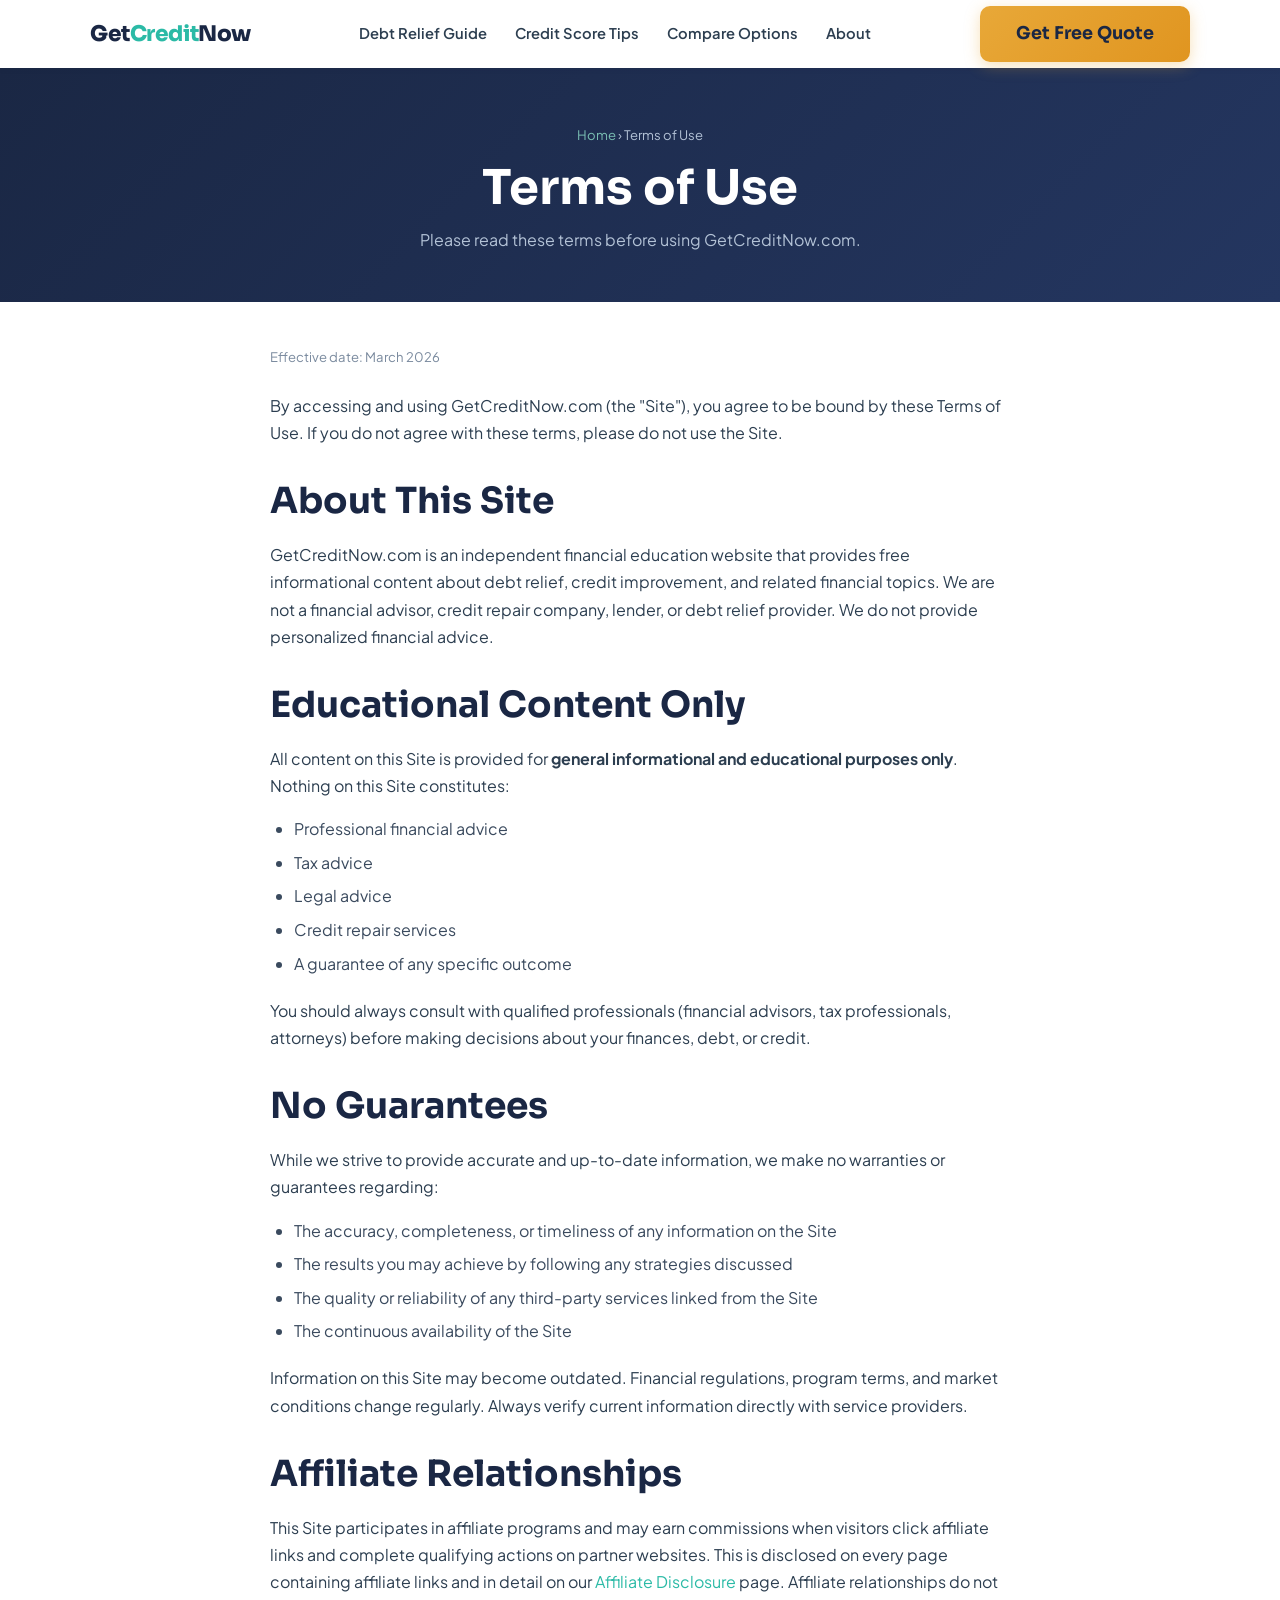
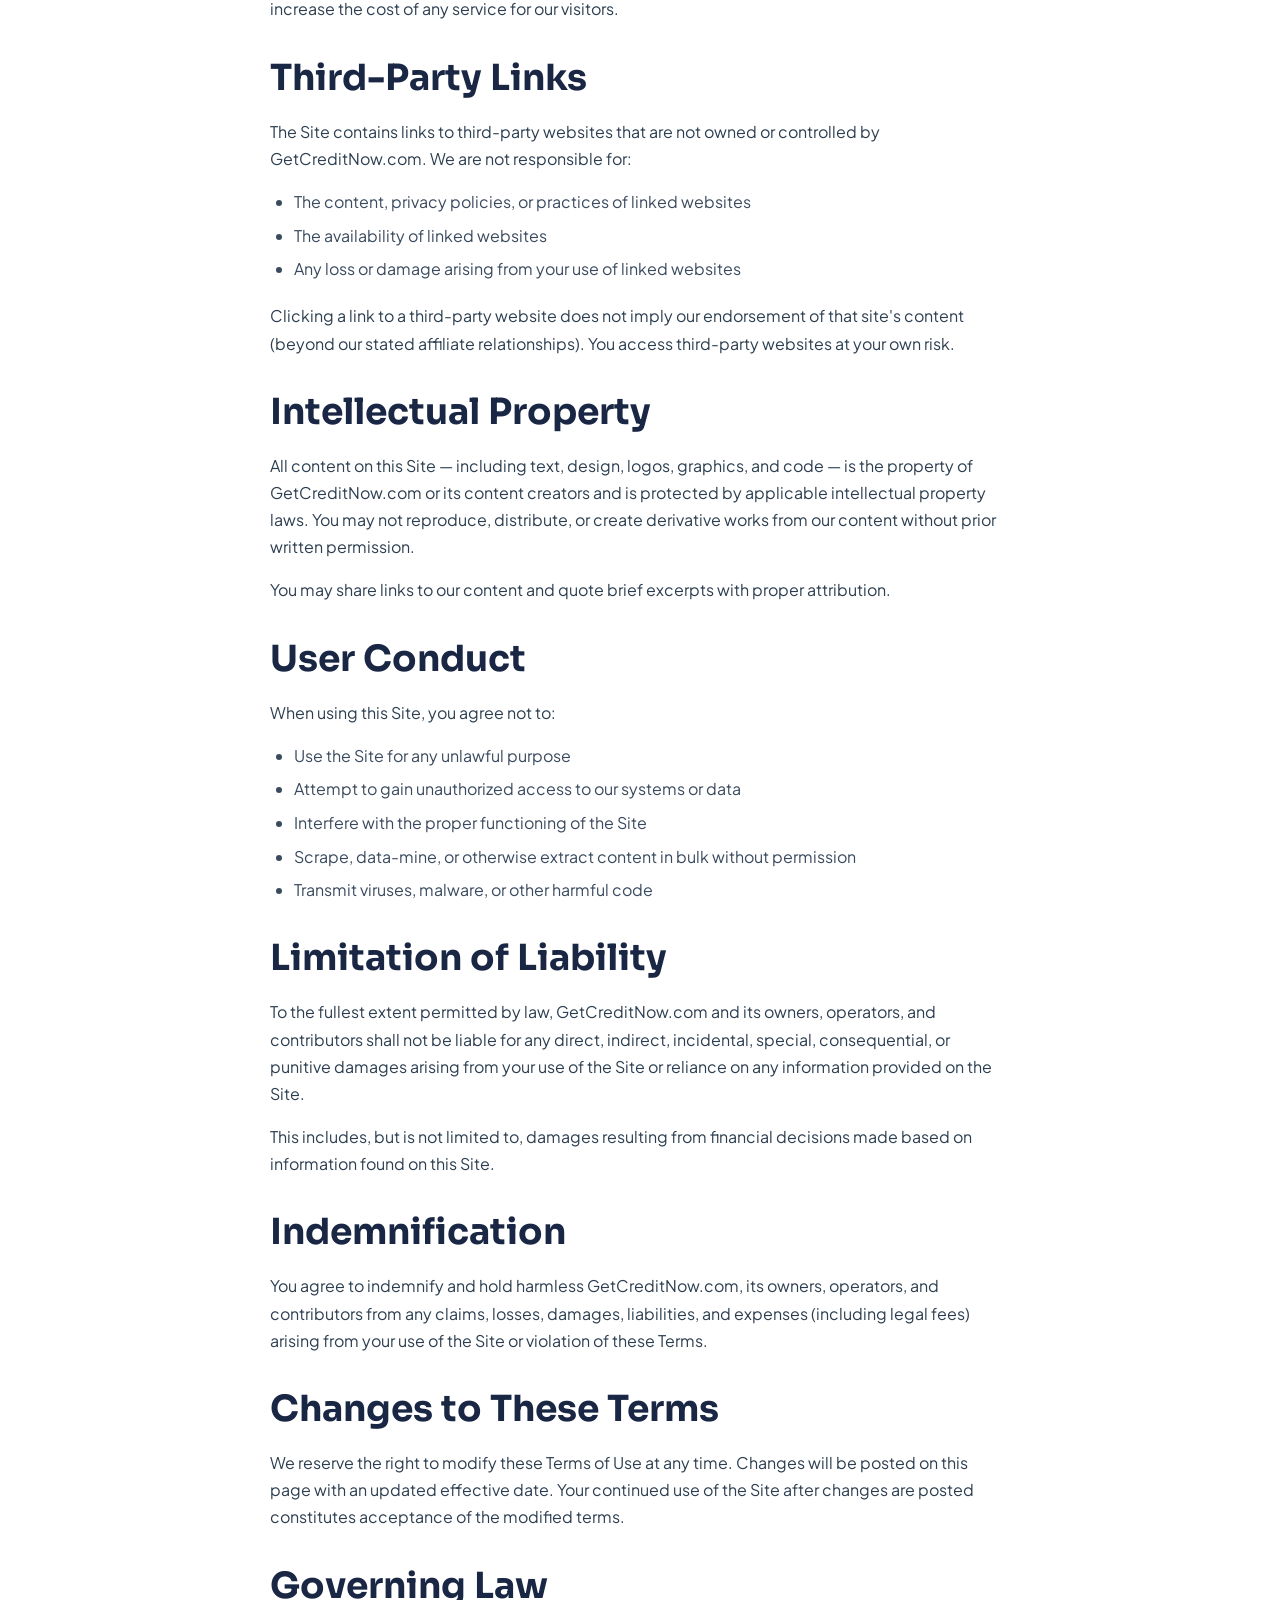
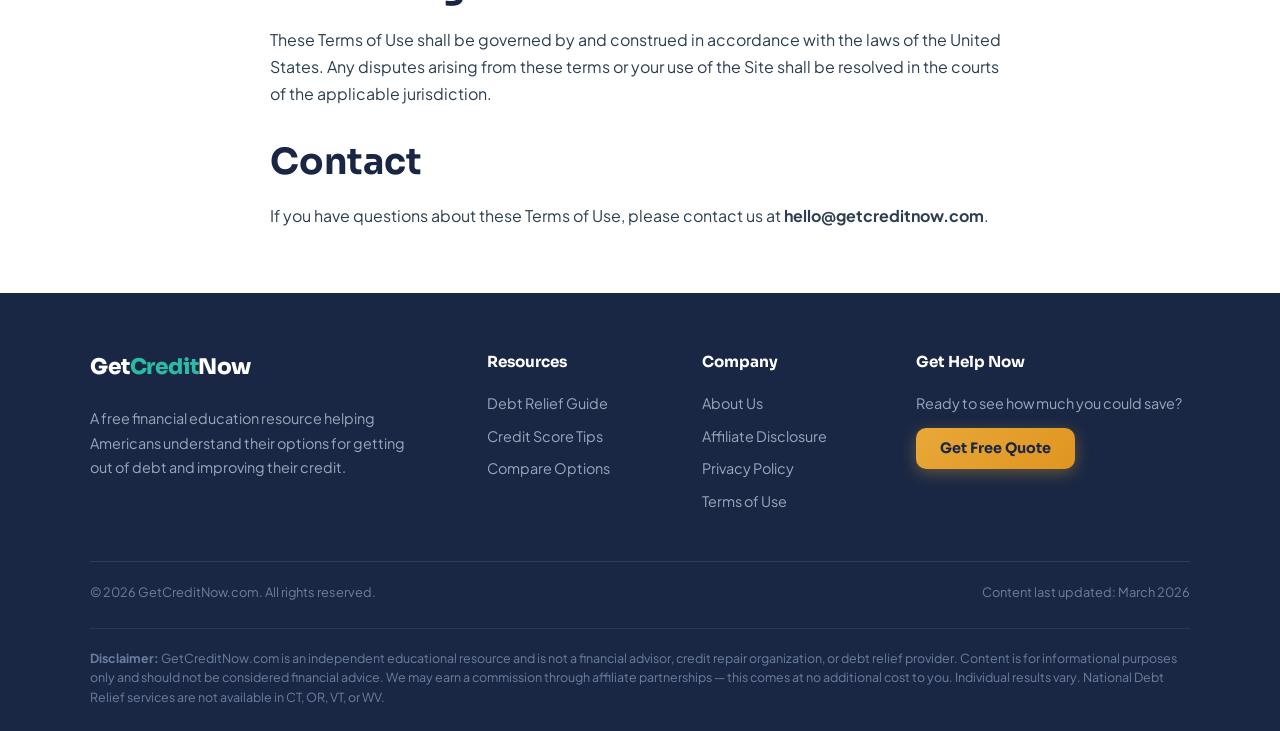
<file: terms.html>
<!DOCTYPE html>
<html lang="en">
<head>
  <meta charset="UTF-8">
  <meta name="viewport" content="width=device-width, initial-scale=1.0">
  <title>Terms of Use | GetCreditNow</title>
  <meta name="description" content="Terms of use for GetCreditNow.com. Please read these terms before using our website.">
  <link rel="canonical" href="https://getcreditnow.com/terms.html">
  <meta property="og:title" content="Terms of Use | GetCreditNow">
  <meta property="og:url" content="https://getcreditnow.com/terms.html">
  <meta property="og:type" content="website">
  <meta name="twitter:card" content="summary">
  <link rel="preconnect" href="https://fonts.googleapis.com">
  <link rel="preconnect" href="https://fonts.gstatic.com" crossorigin>
  <link href="https://fonts.googleapis.com/css2?family=Plus+Jakarta+Sans:wght@400;600;700&family=Sora:wght@600;700;800&display=swap" rel="stylesheet">
  <link rel="stylesheet" href="styles.css">
  <script async defer src='https://app.visitortracking.com/assets/js/tracer.js'></script>
  <script>
  function init_tracer() {
     var tracer = new Tracer({
     websiteId : "0541ea32-abd9-43bc-aecb-bed1b82d1efe",
     async : true,
     debug : false });
   }
  </script>
</head>
<body>

  <header class="site-header">
    <nav class="container nav" aria-label="Main navigation">
      <a href="index.html" class="nav__logo">Get<span>Credit</span>Now</a>
      <div class="nav__links">
        <a href="debt-relief-guide.html">Debt Relief Guide</a>
        <a href="improve-credit-score.html">Credit Score Tips</a>
        <a href="debt-consolidation-vs-settlement.html">Compare Options</a>
        <a href="about.html">About</a>
      </div>
      <a href="https://www.nationaldebtrelief.com/?utm_source=getcreditnow&utm_medium=affiliate&aid=YOURAID" class="btn btn--primary nav__cta" rel="nofollow noopener sponsored" target="_blank">Get Free Quote</a>
      <button class="nav__toggle" aria-label="Toggle menu" aria-expanded="false">
        <span></span><span></span><span></span>
      </button>
    </nav>
    <div class="nav__mobile">
      <a href="debt-relief-guide.html">Debt Relief Guide</a>
      <a href="improve-credit-score.html">Credit Score Tips</a>
      <a href="debt-consolidation-vs-settlement.html">Compare Options</a>
      <a href="about.html">About</a>
      <a href="https://www.nationaldebtrelief.com/?utm_source=getcreditnow&utm_medium=affiliate&aid=YOURAID" class="btn btn--primary" rel="nofollow noopener sponsored" target="_blank">Get Free Quote</a>
    </div>
  </header>

  <main>
    <section class="page-hero">
      <div class="container">
        <div class="breadcrumbs"><a href="index.html">Home</a> &rsaquo; Terms of Use</div>
        <h1>Terms of Use</h1>
        <p>Please read these terms before using GetCreditNow.com.</p>
      </div>
    </section>

    <article class="content-body">
      <div class="container">
        <p class="last-updated">Effective date: March 2026</p>

        <p>By accessing and using GetCreditNow.com (the "Site"), you agree to be bound by these Terms of Use. If you do not agree with these terms, please do not use the Site.</p>

        <h2>About This Site</h2>
        <p>GetCreditNow.com is an independent financial education website that provides free informational content about debt relief, credit improvement, and related financial topics. We are not a financial advisor, credit repair company, lender, or debt relief provider. We do not provide personalized financial advice.</p>

        <h2>Educational Content Only</h2>
        <p>All content on this Site is provided for <strong>general informational and educational purposes only</strong>. Nothing on this Site constitutes:</p>
        <ul>
          <li>Professional financial advice</li>
          <li>Tax advice</li>
          <li>Legal advice</li>
          <li>Credit repair services</li>
          <li>A guarantee of any specific outcome</li>
        </ul>
        <p>You should always consult with qualified professionals (financial advisors, tax professionals, attorneys) before making decisions about your finances, debt, or credit.</p>

        <h2>No Guarantees</h2>
        <p>While we strive to provide accurate and up-to-date information, we make no warranties or guarantees regarding:</p>
        <ul>
          <li>The accuracy, completeness, or timeliness of any information on the Site</li>
          <li>The results you may achieve by following any strategies discussed</li>
          <li>The quality or reliability of any third-party services linked from the Site</li>
          <li>The continuous availability of the Site</li>
        </ul>
        <p>Information on this Site may become outdated. Financial regulations, program terms, and market conditions change regularly. Always verify current information directly with service providers.</p>

        <h2>Affiliate Relationships</h2>
        <p>This Site participates in affiliate programs and may earn commissions when visitors click affiliate links and complete qualifying actions on partner websites. This is disclosed on every page containing affiliate links and in detail on our <a href="disclaimer.html">Affiliate Disclosure</a> page. Affiliate relationships do not increase the cost of any service for our visitors.</p>

        <h2>Third-Party Links</h2>
        <p>The Site contains links to third-party websites that are not owned or controlled by GetCreditNow.com. We are not responsible for:</p>
        <ul>
          <li>The content, privacy policies, or practices of linked websites</li>
          <li>The availability of linked websites</li>
          <li>Any loss or damage arising from your use of linked websites</li>
        </ul>
        <p>Clicking a link to a third-party website does not imply our endorsement of that site's content (beyond our stated affiliate relationships). You access third-party websites at your own risk.</p>

        <h2>Intellectual Property</h2>
        <p>All content on this Site — including text, design, logos, graphics, and code — is the property of GetCreditNow.com or its content creators and is protected by applicable intellectual property laws. You may not reproduce, distribute, or create derivative works from our content without prior written permission.</p>
        <p>You may share links to our content and quote brief excerpts with proper attribution.</p>

        <h2>User Conduct</h2>
        <p>When using this Site, you agree not to:</p>
        <ul>
          <li>Use the Site for any unlawful purpose</li>
          <li>Attempt to gain unauthorized access to our systems or data</li>
          <li>Interfere with the proper functioning of the Site</li>
          <li>Scrape, data-mine, or otherwise extract content in bulk without permission</li>
          <li>Transmit viruses, malware, or other harmful code</li>
        </ul>

        <h2>Limitation of Liability</h2>
        <p>To the fullest extent permitted by law, GetCreditNow.com and its owners, operators, and contributors shall not be liable for any direct, indirect, incidental, special, consequential, or punitive damages arising from your use of the Site or reliance on any information provided on the Site.</p>
        <p>This includes, but is not limited to, damages resulting from financial decisions made based on information found on this Site.</p>

        <h2>Indemnification</h2>
        <p>You agree to indemnify and hold harmless GetCreditNow.com, its owners, operators, and contributors from any claims, losses, damages, liabilities, and expenses (including legal fees) arising from your use of the Site or violation of these Terms.</p>

        <h2>Changes to These Terms</h2>
        <p>We reserve the right to modify these Terms of Use at any time. Changes will be posted on this page with an updated effective date. Your continued use of the Site after changes are posted constitutes acceptance of the modified terms.</p>

        <h2>Governing Law</h2>
        <p>These Terms of Use shall be governed by and construed in accordance with the laws of the United States. Any disputes arising from these terms or your use of the Site shall be resolved in the courts of the applicable jurisdiction.</p>

        <h2>Contact</h2>
        <p>If you have questions about these Terms of Use, please contact us at <strong>hello@getcreditnow.com</strong>.</p>
      </div>
    </article>
  </main>

  <footer class="site-footer">
    <div class="container">
      <div class="footer__grid">
        <div class="footer__brand">
          <a href="index.html" class="nav__logo">Get<span>Credit</span>Now</a>
          <p style="margin-top:.5rem;">A free financial education resource helping Americans understand their options for getting out of debt and improving their credit.</p>
        </div>
        <div>
          <div class="footer__heading">Resources</div>
          <ul>
            <li><a href="debt-relief-guide.html">Debt Relief Guide</a></li>
            <li><a href="improve-credit-score.html">Credit Score Tips</a></li>
            <li><a href="debt-consolidation-vs-settlement.html">Compare Options</a></li>
          </ul>
        </div>
        <div>
          <div class="footer__heading">Company</div>
          <ul>
            <li><a href="about.html">About Us</a></li>
            <li><a href="disclaimer.html">Affiliate Disclosure</a></li>
            <li><a href="privacy.html">Privacy Policy</a></li>
            <li><a href="terms.html">Terms of Use</a></li>
          </ul>
        </div>
        <div>
          <div class="footer__heading">Get Help Now</div>
          <p style="margin-bottom:.75rem;">Ready to see how much you could save?</p>
          <a href="https://www.nationaldebtrelief.com/?utm_source=getcreditnow&utm_medium=affiliate&aid=YOURAID" class="btn btn--primary" style="font-size:.9rem;padding:.7rem 1.5rem;" rel="nofollow noopener sponsored" target="_blank">Get Free Quote</a>
        </div>
      </div>
      <div class="footer__bottom">
        <span>&copy; 2026 GetCreditNow.com. All rights reserved.</span>
        <span>Content last updated: March 2026</span>
      </div>
      <div class="footer__disclaimer">
        <strong>Disclaimer:</strong> GetCreditNow.com is an independent educational resource and is not a financial advisor, credit repair organization, or debt relief provider. Content is for informational purposes only and should not be considered financial advice. We may earn a commission through affiliate partnerships — this comes at no additional cost to you. Individual results vary. National Debt Relief services are not available in CT, OR, VT, or WV.
      </div>
    </div>
  </footer>

  <script>
    (function(){var t=document.querySelector('.nav__toggle'),m=document.querySelector('.nav__mobile');if(t&&m){t.addEventListener('click',function(){var o=t.classList.toggle('open');m.classList.toggle('open');t.setAttribute('aria-expanded',o);})}})();
  </script>
</body>
</html>
</file>
<file: styles.css>
/* ============================================
   GetCreditNow.com — Global Styles
   ============================================ */

/* ---------- Reset & Base ---------- */
*, *::before, *::after { box-sizing: border-box; margin: 0; padding: 0; }

html {
  font-size: 16px;
  scroll-behavior: smooth;
  -webkit-text-size-adjust: 100%;
}

body {
  font-family: 'Plus Jakarta Sans', sans-serif;
  color: #2c3e50;
  background: #f7f8fa;
  line-height: 1.7;
  -webkit-font-smoothing: antialiased;
  -moz-osx-font-smoothing: grayscale;
}

img { max-width: 100%; display: block; }
a { color: #2bbaa6; text-decoration: none; transition: color .2s; }
a:hover { color: #239e8d; }
ul, ol { list-style: none; }

/* ---------- Typography ---------- */
h1, h2, h3, h4 {
  font-family: 'Sora', sans-serif;
  color: #1a2744;
  line-height: 1.25;
  font-weight: 700;
}

h1 { font-size: clamp(2rem, 5vw, 3rem); margin-bottom: .5em; }
h2 { font-size: clamp(1.5rem, 3.5vw, 2.25rem); margin-bottom: .5em; }
h3 { font-size: clamp(1.15rem, 2.5vw, 1.5rem); margin-bottom: .4em; }
h4 { font-size: 1.1rem; margin-bottom: .3em; }
p  { margin-bottom: 1em; }

/* ---------- Layout Utilities ---------- */
.container {
  width: 100%;
  max-width: 1140px;
  margin: 0 auto;
  padding: 0 1.25rem;
}

.section {
  padding: 4rem 0;
}

.section--alt {
  background: #fff;
}

.section--dark {
  background: linear-gradient(135deg, #1a2744 0%, #223558 100%);
  color: #dce3ed;
}

.section--dark h2,
.section--dark h3,
.section--dark h4 {
  color: #fff;
}

.text-center { text-align: center; }

/* ---------- Buttons ---------- */
.btn {
  display: inline-block;
  font-family: 'Sora', sans-serif;
  font-weight: 700;
  font-size: 1.1rem;
  border: none;
  border-radius: 10px;
  cursor: pointer;
  transition: transform .2s, box-shadow .2s, background .2s;
  text-decoration: none;
  text-align: center;
  line-height: 1.35;
}

.btn:hover {
  transform: translateY(-2px);
}

.btn:active {
  transform: translateY(0);
}

.btn--primary {
  background: linear-gradient(135deg, #e8a838 0%, #e09520 100%);
  color: #1a2744;
  padding: 1rem 2.25rem;
  box-shadow: 0 4px 15px rgba(232, 168, 56, .35);
}

.btn--primary:hover {
  background: linear-gradient(135deg, #f0b440 0%, #e8a838 100%);
  box-shadow: 0 6px 22px rgba(232, 168, 56, .45);
  color: #1a2744;
}

.btn--outline {
  background: transparent;
  color: #2bbaa6;
  padding: .8rem 1.75rem;
  border: 2px solid #2bbaa6;
}

.btn--outline:hover {
  background: #2bbaa6;
  color: #fff;
}

.btn-sub {
  display: block;
  font-size: .82rem;
  font-weight: 400;
  font-family: 'Plus Jakarta Sans', sans-serif;
  color: #5a6a7a;
  margin-top: .45rem;
}

.cta-block {
  text-align: center;
  padding: 2.5rem 0;
}

/* ---------- Cards ---------- */
.card {
  background: #fff;
  border-radius: 12px;
  padding: 2rem;
  box-shadow: 0 2px 12px rgba(26, 39, 68, .07);
  transition: box-shadow .25s, transform .25s;
}

.card:hover {
  box-shadow: 0 6px 24px rgba(26, 39, 68, .12);
  transform: translateY(-3px);
}

/* ---------- Grid Helpers ---------- */
.grid-2 { display: grid; grid-template-columns: 1fr; gap: 1.5rem; }
.grid-3 { display: grid; grid-template-columns: 1fr; gap: 1.5rem; }

@media (min-width: 640px) {
  .grid-2 { grid-template-columns: repeat(2, 1fr); }
}

@media (min-width: 768px) {
  .grid-3 { grid-template-columns: repeat(3, 1fr); }
}

/* ---------- Header / Nav ---------- */
.site-header {
  background: #fff;
  box-shadow: 0 1px 6px rgba(26, 39, 68, .08);
  position: sticky;
  top: 0;
  z-index: 1000;
}

.nav {
  display: flex;
  align-items: center;
  justify-content: space-between;
  height: 68px;
}

.nav__logo {
  font-family: 'Sora', sans-serif;
  font-size: 1.35rem;
  font-weight: 800;
  color: #1a2744;
  letter-spacing: -.02em;
}

.nav__logo span {
  color: #2bbaa6;
}

.nav__links {
  display: none;
  gap: 1.75rem;
}

.nav__links a {
  color: #2c3e50;
  font-size: .92rem;
  font-weight: 600;
  transition: color .2s;
}

.nav__links a:hover,
.nav__links a.active {
  color: #2bbaa6;
}

.nav__cta {
  display: none;
}

.nav__toggle {
  display: flex;
  flex-direction: column;
  gap: 5px;
  background: none;
  border: none;
  cursor: pointer;
  padding: 4px;
}

.nav__toggle span {
  display: block;
  width: 24px;
  height: 2.5px;
  background: #1a2744;
  border-radius: 2px;
  transition: transform .25s, opacity .25s;
}

/* Mobile menu open state */
.nav__toggle.open span:nth-child(1) { transform: translateY(7.5px) rotate(45deg); }
.nav__toggle.open span:nth-child(2) { opacity: 0; }
.nav__toggle.open span:nth-child(3) { transform: translateY(-7.5px) rotate(-45deg); }

.nav__mobile {
  display: none;
  flex-direction: column;
  background: #fff;
  padding: 1rem 1.25rem 1.25rem;
  border-top: 1px solid #eef1f5;
  box-shadow: 0 4px 12px rgba(26, 39, 68, .08);
}

.nav__mobile.open {
  display: flex;
}

.nav__mobile a {
  display: block;
  padding: .7rem 0;
  color: #2c3e50;
  font-weight: 600;
  border-bottom: 1px solid #f0f2f5;
}

.nav__mobile a:last-child { border-bottom: none; }

.nav__mobile .btn {
  margin-top: .75rem;
  text-align: center;
}

@media (min-width: 860px) {
  .nav__links { display: flex; }
  .nav__cta   { display: inline-block; }
  .nav__toggle { display: none; }
}

/* ---------- Affiliate Disclosure Bar ---------- */
.disclosure-bar {
  background: #eef6f4;
  font-size: .78rem;
  color: #4a6a62;
  text-align: center;
  padding: .4rem 1rem;
  line-height: 1.4;
}

.disclosure-bar a {
  color: #2bbaa6;
  text-decoration: underline;
}

/* ---------- Footer ---------- */
.site-footer {
  background: #1a2744;
  color: #9aa8bd;
  padding: 3.5rem 0 1.5rem;
  font-size: .9rem;
}

.footer__grid {
  display: grid;
  grid-template-columns: 1fr;
  gap: 2rem;
  margin-bottom: 2.5rem;
}

@media (min-width: 640px) {
  .footer__grid { grid-template-columns: repeat(2, 1fr); }
}
@media (min-width: 860px) {
  .footer__grid { grid-template-columns: 2fr 1fr 1fr 1.5fr; }
}

.footer__brand {
  max-width: 320px;
}

.footer__brand .nav__logo {
  color: #fff;
  margin-bottom: .75rem;
  display: inline-block;
}

.footer__heading {
  color: #fff;
  font-family: 'Sora', sans-serif;
  font-size: .95rem;
  font-weight: 700;
  margin-bottom: 1rem;
}

.site-footer ul li {
  margin-bottom: .5rem;
}

.site-footer ul a {
  color: #9aa8bd;
  transition: color .2s;
}

.site-footer ul a:hover {
  color: #2bbaa6;
}

.footer__bottom {
  border-top: 1px solid rgba(255,255,255,.1);
  padding-top: 1.25rem;
  display: flex;
  flex-wrap: wrap;
  justify-content: space-between;
  gap: .5rem;
  font-size: .8rem;
  color: #6b7fa0;
}

.footer__disclaimer {
  margin-top: 1.5rem;
  font-size: .78rem;
  color: #6b7fa0;
  line-height: 1.55;
  border-top: 1px solid rgba(255,255,255,.08);
  padding-top: 1.25rem;
}

/* ---------- Hero ---------- */
.hero {
  background: linear-gradient(135deg, #1a2744 0%, #243660 60%, #1e3050 100%);
  color: #dce3ed;
  padding: 4.5rem 0 4rem;
  position: relative;
  overflow: hidden;
}

.hero::before {
  content: '';
  position: absolute;
  width: 500px; height: 500px;
  border-radius: 50%;
  background: radial-gradient(circle, rgba(43,186,166,.12) 0%, transparent 70%);
  top: -150px; right: -100px;
  pointer-events: none;
}

.hero::after {
  content: '';
  position: absolute;
  width: 350px; height: 350px;
  border-radius: 50%;
  background: radial-gradient(circle, rgba(232,168,56,.08) 0%, transparent 70%);
  bottom: -100px; left: -80px;
  pointer-events: none;
}

.hero h1 {
  color: #fff;
  font-size: clamp(2rem, 5.5vw, 3.25rem);
  max-width: 720px;
}

.hero__sub {
  font-size: clamp(1.05rem, 2.5vw, 1.3rem);
  max-width: 600px;
  margin-bottom: 2rem;
  color: #b3c2d6;
}

.hero .btn-sub {
  color: #b3c2d6;
}

/* Trust badge row */
.trust-row {
  display: flex;
  flex-wrap: wrap;
  gap: 1.25rem 2rem;
  margin-top: 2.5rem;
}

.trust-badge {
  display: flex;
  align-items: center;
  gap: .5rem;
  font-size: .85rem;
  color: #9aa8bd;
}

.trust-badge__icon {
  width: 36px; height: 36px;
  background: rgba(43,186,166,.15);
  border-radius: 8px;
  display: flex;
  align-items: center;
  justify-content: center;
  flex-shrink: 0;
}

.trust-badge__icon svg {
  width: 20px; height: 20px;
  fill: #2bbaa6;
}

/* ---------- Calculator ---------- */
.calculator {
  background: #fff;
  border-radius: 16px;
  padding: 2.5rem 2rem;
  box-shadow: 0 4px 24px rgba(26, 39, 68, .1);
  max-width: 640px;
  margin: 0 auto;
}

.calculator__label {
  font-weight: 700;
  font-size: 1.05rem;
  margin-bottom: .75rem;
  color: #1a2744;
  display: block;
}

.calculator__amount {
  font-family: 'Sora', sans-serif;
  font-size: 2.5rem;
  font-weight: 800;
  color: #1a2744;
  text-align: center;
  margin-bottom: 1rem;
}

.calculator__slider {
  -webkit-appearance: none;
  appearance: none;
  width: 100%;
  height: 8px;
  border-radius: 4px;
  background: linear-gradient(90deg, #2bbaa6 0%, #e8a838 100%);
  outline: none;
  margin-bottom: .5rem;
}

.calculator__slider::-webkit-slider-thumb {
  -webkit-appearance: none;
  appearance: none;
  width: 28px; height: 28px;
  border-radius: 50%;
  background: #fff;
  border: 3px solid #2bbaa6;
  box-shadow: 0 2px 8px rgba(0,0,0,.15);
  cursor: pointer;
  transition: border-color .2s;
}

.calculator__slider::-webkit-slider-thumb:hover {
  border-color: #e8a838;
}

.calculator__slider::-moz-range-thumb {
  width: 28px; height: 28px;
  border-radius: 50%;
  background: #fff;
  border: 3px solid #2bbaa6;
  box-shadow: 0 2px 8px rgba(0,0,0,.15);
  cursor: pointer;
}

.calculator__range-labels {
  display: flex;
  justify-content: space-between;
  font-size: .82rem;
  color: #7a8a9e;
  margin-bottom: 2rem;
}

.calculator__results {
  display: none;
  border-top: 2px solid #f0f2f5;
  padding-top: 1.5rem;
  margin-top: 1.5rem;
}

.calculator__results.visible {
  display: block;
}

.result-cards {
  display: grid;
  grid-template-columns: 1fr 1fr;
  gap: 1rem;
  margin-bottom: 1.5rem;
}

.result-card {
  background: #f7f8fa;
  border-radius: 10px;
  padding: 1.25rem;
  text-align: center;
}

.result-card__label {
  font-size: .82rem;
  color: #7a8a9e;
  margin-bottom: .35rem;
}

.result-card__value {
  font-family: 'Sora', sans-serif;
  font-size: 1.6rem;
  font-weight: 800;
}

.result-card__value--green { color: #2bbaa6; }
.result-card__value--navy  { color: #1a2744; }

.calculator__disclaimer {
  font-size: .75rem;
  color: #7a8a9e;
  margin-top: 1rem;
  line-height: 1.5;
}

/* ---------- Steps / How It Works ---------- */
.steps {
  counter-reset: step;
}

.step-card {
  position: relative;
  padding-left: 4.5rem;
  min-height: 80px;
  margin-bottom: 2rem;
}

.step-card::before {
  counter-increment: step;
  content: counter(step);
  position: absolute;
  left: 0; top: 0;
  width: 56px; height: 56px;
  border-radius: 14px;
  background: linear-gradient(135deg, #2bbaa6 0%, #239e8d 100%);
  color: #fff;
  font-family: 'Sora', sans-serif;
  font-size: 1.4rem;
  font-weight: 800;
  display: flex;
  align-items: center;
  justify-content: center;
  box-shadow: 0 4px 12px rgba(43,186,166,.25);
}

.step-card h3 { color: #1a2744; }
.step-card p  { color: #5a6a7a; }

/* ---------- Testimonials ---------- */
.testimonial {
  border-left: 4px solid #2bbaa6;
  padding-left: 1.25rem;
}

.testimonial__quote {
  font-size: 1.05rem;
  font-style: italic;
  margin-bottom: .75rem;
  color: #3a4a5e;
}

.testimonial__author {
  font-weight: 700;
  color: #1a2744;
  font-size: .92rem;
}

.testimonial__detail {
  font-size: .82rem;
  color: #7a8a9e;
}

/* ---------- Checklist ---------- */
.checklist li {
  padding: .6rem 0 .6rem 2.5rem;
  position: relative;
  font-size: 1.05rem;
}

.checklist li::before {
  content: '✓';
  position: absolute;
  left: 0;
  width: 28px; height: 28px;
  border-radius: 50%;
  background: #2bbaa6;
  color: #fff;
  font-size: .85rem;
  font-weight: 700;
  display: flex;
  align-items: center;
  justify-content: center;
  top: .55rem;
}

/* ---------- FAQ Accordion ---------- */
.faq-item {
  border-bottom: 1px solid #e8ebf0;
}

.faq-question {
  width: 100%;
  background: none;
  border: none;
  text-align: left;
  padding: 1.25rem 2.5rem 1.25rem 0;
  font-family: 'Plus Jakarta Sans', sans-serif;
  font-size: 1.05rem;
  font-weight: 700;
  color: #1a2744;
  cursor: pointer;
  position: relative;
  line-height: 1.4;
}

.faq-question::after {
  content: '+';
  position: absolute;
  right: 0; top: 50%;
  transform: translateY(-50%);
  font-size: 1.5rem;
  color: #2bbaa6;
  font-weight: 400;
  transition: transform .25s;
}

.faq-question[aria-expanded="true"]::after {
  content: '−';
}

.faq-answer {
  max-height: 0;
  overflow: hidden;
  transition: max-height .35s ease, padding .35s ease;
  padding: 0 0 0 0;
}

.faq-answer.open {
  max-height: 600px;
  padding: 0 0 1.25rem 0;
}

.faq-answer p {
  color: #5a6a7a;
  line-height: 1.65;
}

/* ---------- Final CTA Banner ---------- */
.cta-banner {
  background: linear-gradient(135deg, #1a2744 0%, #223558 50%, #1e3050 100%);
  color: #fff;
  text-align: center;
  padding: 4rem 1.25rem;
  position: relative;
  overflow: hidden;
}

.cta-banner::before {
  content: '';
  position: absolute;
  width: 400px; height: 400px;
  border-radius: 50%;
  background: radial-gradient(circle, rgba(43,186,166,.1) 0%, transparent 70%);
  top: -100px; right: -50px;
  pointer-events: none;
}

.cta-banner h2 { color: #fff; }
.cta-banner p  { color: #b3c2d6; max-width: 560px; margin: 0 auto 1.5rem; font-size: 1.1rem; }
.cta-banner .btn-sub { color: #9aa8bd; }

/* ---------- Content Pages ---------- */
.page-hero {
  background: linear-gradient(135deg, #1a2744 0%, #243660 100%);
  color: #fff;
  padding: 3.5rem 0 3rem;
  text-align: center;
}

.page-hero h1 { color: #fff; margin-bottom: .5rem; }
.page-hero p  { color: #b3c2d6; max-width: 620px; margin: 0 auto; }

.content-body {
  background: #fff;
  padding: 3rem 0;
}

.content-body .container {
  max-width: 780px;
}

.content-body h2 {
  margin-top: 2rem;
}

.content-body ul,
.content-body ol {
  padding-left: 1.5rem;
  margin-bottom: 1.25rem;
}

.content-body ul { list-style: disc; }
.content-body ol { list-style: decimal; }

.content-body ul li,
.content-body ol li {
  margin-bottom: .4rem;
  color: #3a4a5e;
}

.content-body blockquote {
  border-left: 4px solid #2bbaa6;
  background: #f0faf8;
  padding: 1rem 1.25rem;
  margin: 1.25rem 0;
  border-radius: 0 8px 8px 0;
  color: #3a4a5e;
}

.content-body table {
  width: 100%;
  border-collapse: collapse;
  margin: 1.5rem 0;
  font-size: .92rem;
}

.content-body th,
.content-body td {
  padding: .85rem 1rem;
  text-align: left;
  border-bottom: 1px solid #e8ebf0;
}

.content-body th {
  background: #f7f8fa;
  font-weight: 700;
  color: #1a2744;
}

.last-updated {
  font-size: .82rem;
  color: #7a8a9e;
  margin-top: -.25rem;
  margin-bottom: 1.5rem;
}

/* ---------- Comparison Table ---------- */
.comparison-table {
  overflow-x: auto;
  margin: 1.5rem 0;
}

.comparison-table table {
  min-width: 580px;
}

/* ---------- Sticky Mobile CTA ---------- */
.mobile-cta {
  display: none;
  position: fixed;
  bottom: 0;
  left: 0;
  right: 0;
  background: rgba(255,255,255,.96);
  backdrop-filter: blur(8px);
  -webkit-backdrop-filter: blur(8px);
  padding: .65rem 1rem;
  box-shadow: 0 -2px 12px rgba(26, 39, 68, .12);
  z-index: 999;
  text-align: center;
}

.mobile-cta .btn {
  width: 100%;
  max-width: 400px;
  font-size: 1rem;
  padding: .85rem 1.5rem;
}

@media (max-width: 859px) {
  .mobile-cta.visible {
    display: block;
  }
}

/* ---------- Breadcrumbs ---------- */
.breadcrumbs {
  font-size: .82rem;
  color: #b3c2d6;
  margin-bottom: .75rem;
}

.breadcrumbs a {
  color: #7abfb3;
}

.breadcrumbs a:hover {
  color: #2bbaa6;
}

/* ---------- Internal Link Cards ---------- */
.link-cards {
  display: grid;
  grid-template-columns: 1fr;
  gap: 1rem;
  margin: 2rem 0;
}

@media (min-width: 640px) {
  .link-cards { grid-template-columns: repeat(2, 1fr); }
}

.link-card {
  display: block;
  background: #f7f8fa;
  border: 2px solid #e8ebf0;
  border-radius: 12px;
  padding: 1.5rem;
  transition: border-color .2s, box-shadow .2s;
}

.link-card:hover {
  border-color: #2bbaa6;
  box-shadow: 0 4px 16px rgba(43,186,166,.12);
}

.link-card h4 {
  margin-bottom: .3rem;
}

.link-card p {
  font-size: .9rem;
  color: #5a6a7a;
  margin: 0;
}

/* ---------- Print ---------- */
@media print {
  .site-header, .site-footer, .mobile-cta, .cta-banner, .btn { display: none; }
  body { font-size: 12pt; color: #000; background: #fff; }
}
</file>
